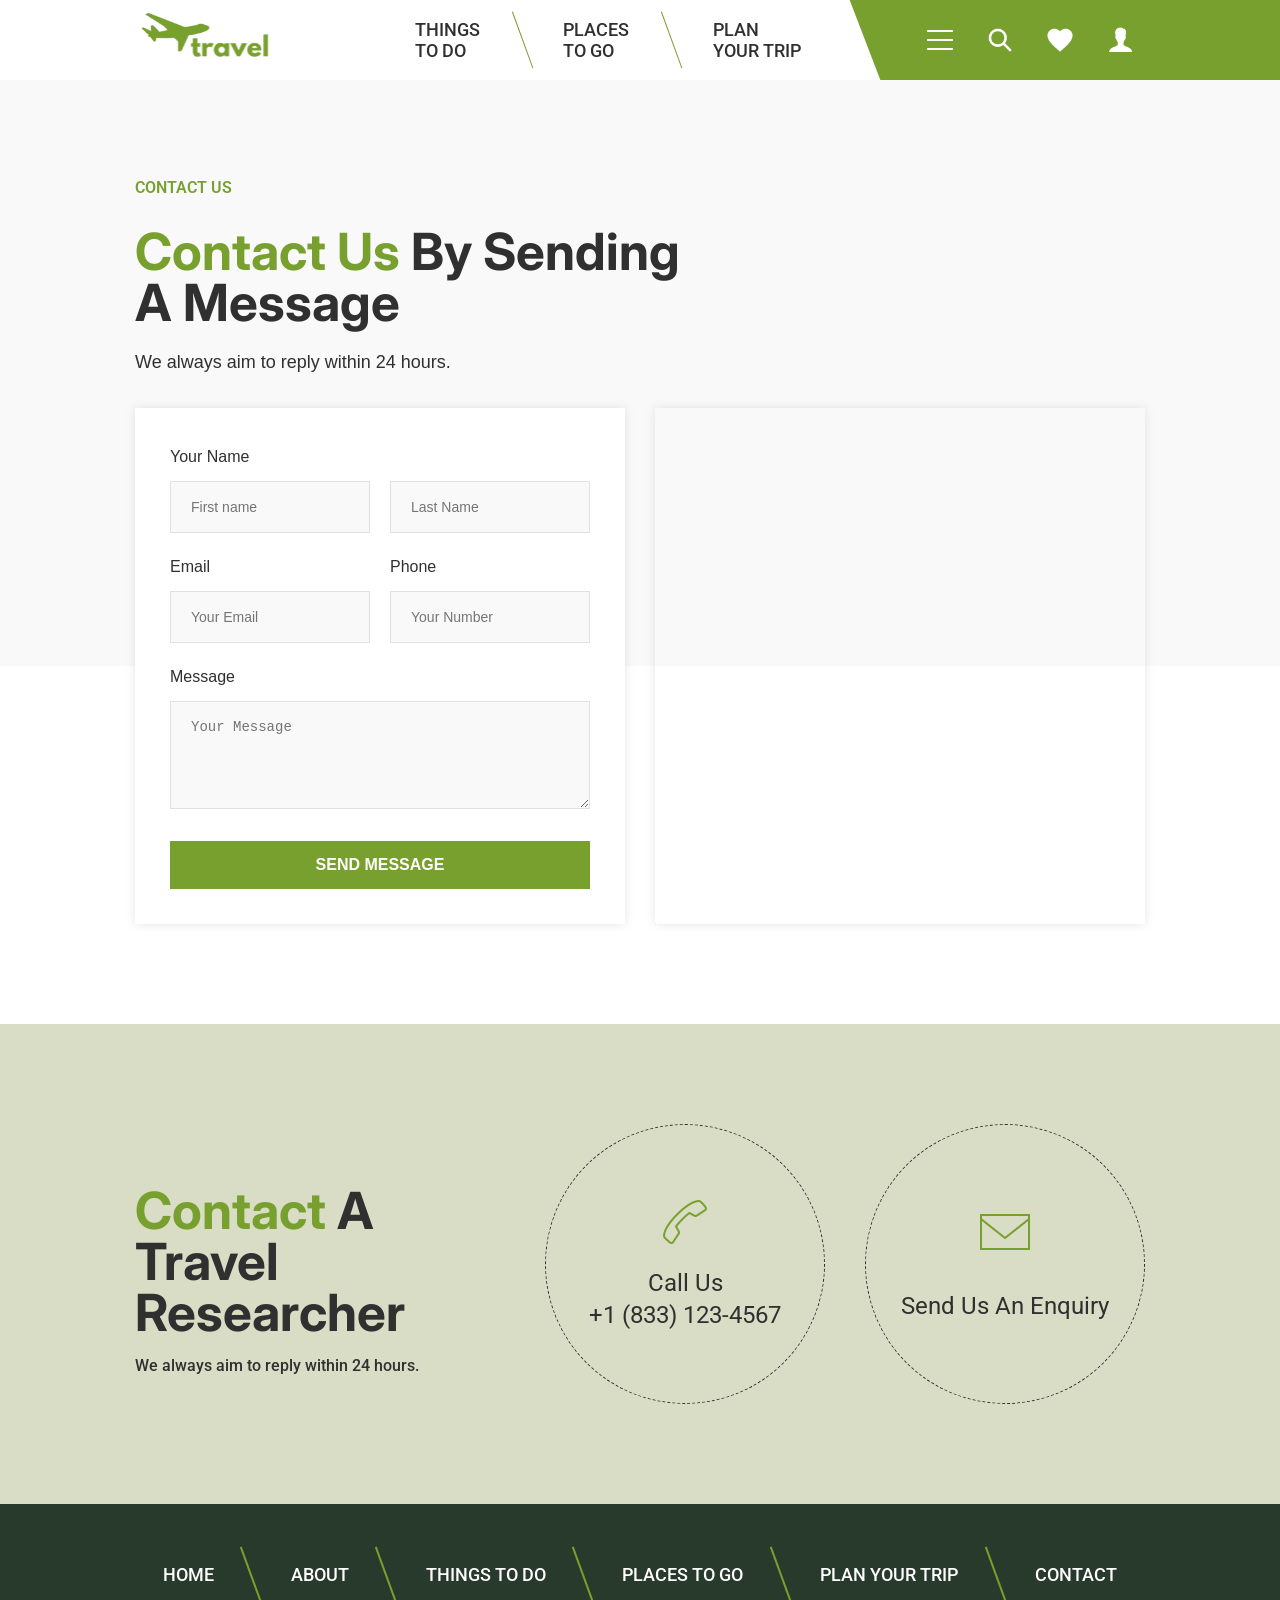
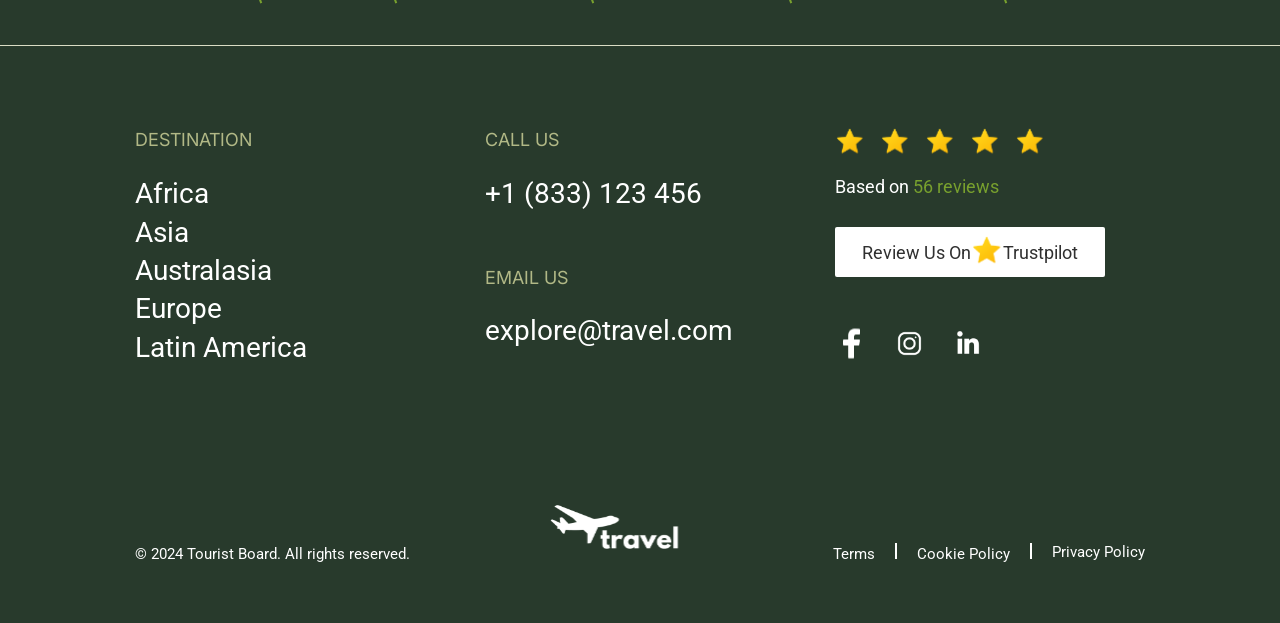
<file: contact.html>
<!doctype html>
<html lang="en">
  <head>
    <meta charset="UTF-8" />
    <meta name="viewport" content="width=device-width, initial-scale=1.0" />
    <title>Travel | Purposeful Journeys</title>
    <link
      rel="stylesheet"
      href="https://cdnjs.cloudflare.com/ajax/libs/font-awesome/6.4.0/css/all.min.css"
    />
    <link
      rel="stylesheet"
      href="https://cdn.jsdelivr.net/npm/@splidejs/splide@4.1.4/dist/css/splide.min.css"
    />
    <link rel="stylesheet" href="./CSS/base.css" />
    <link rel="stylesheet" href="./CSS/hero.css" />
    <link rel="stylesheet" href="./CSS/button.css" />
    <link rel="stylesheet" href="./CSS/nav.css" />
    <link rel="stylesheet" href="./CSS/main.css" />
    <link rel="stylesheet" href="./CSS/features.css" />
    <link rel="stylesheet" href="./CSS/places.css" />
    <link rel="stylesheet" href="./CSS/slider.css" />
    <link rel="stylesheet" href="./CSS/overflow.css" />
    <link rel="stylesheet" href="./CSS/stories.css" />
    <link rel="stylesheet" href="./CSS/plans.css" />
    <link rel="stylesheet" href="./CSS/testimonials.css" />
    <link rel="stylesheet" href="./CSS/bgoverlap.css" />
    <link rel="stylesheet" href="./CSS/form.css" />
    <link rel="stylesheet" href="./CSS/contact.css" />
    <link rel="stylesheet" href="./CSS/footer.css" />

    <script src="https://cdn.jsdelivr.net/npm/@splidejs/splide@4.1.4/dist/js/splide.min.js"></script>
  </head>
  <body>
    <nav class="main-navigation">
      <div class="overflow-contain">
        <div class="container nav-container">
          <div class="nav-brand">
            <a href="./index.html">
              <img
                src="./images/logo_green.svg"
                alt="travel"
                class="nav-logo"
              />
            </a>
          </div>

          <ul class="nav-menu">
            <li class="nav-item">
              <a href="./things-to-do.html" class="nav-link">THINGS TO DO</a>
            </li>
            <li class="nav-item">
              <a href="./places-to-go.html" class="nav-link">PLACES TO GO</a>
            </li>
            <li class="nav-item">
              <a href="./plan-your-trip.html" class="nav-link">
                PLAN YOUR TRIP
              </a>
            </li>
          </ul>

          <div class="nav-icons">
            <div class="icon menu-icon" id="hamburger" aria-label="Menu">
              <img src="./images/Menu.svg" alt="menu" />
            </div>

            <a class="icon search-icon" href="#">
              <img src="./images/Search.svg" />
            </a>
            <a class="icon heart-icon" href="#">
              <img src="./images/Heart.svg" />
            </a>
            <a class="icon account-icon" href="#">
              <img src="./images/User.svg" />
            </a>
          </div>
        </div>
      </div>
    </nav>
    <div class="side-menu" id="sideMenu">
      <div class="side-menu-header">
        <span class="close-btn" id="closeMenu">&times;</span>
      </div>

      <ul>
        <li><a href="./index.html">Home</a></li>
        <li><a href="./about.html">About</a></li>
        <li><a href="./contact.html">Contact</a></li>
      </ul>
    </div>

    <div class="overlay" id="overlay"></div>
    <main>
      <section class="contact-top-header">
        <div class="container">
          <div class="section-header">
            <span class="section-tag">Contact us</span>
            <h2 class="section-heading">
              <span class="highlight">Contact us</span> by sending <br />
              a message
            </h2>
            <p class="section-desc desc-width">
              We always aim to reply within 24 hours.
            </p>
          </div>
        </div>
      </section>
      <section class="form-map-section">
        <div class="container form-map-grid">
          <div class="contact-form-in-grid">
            <form action="#" method="POST" class="contact-form">
              <div class="contact-form-group">
                <label for="fullname">Your Name</label>
                <div class="row">
                  <input
                    type="text"
                    id="firstname"
                    name="firstname"
                    placeholder="First name"
                    required
                  />
                  <input
                    type="text"
                    id="lastname"
                    name="lastname"
                    placeholder="Last Name"
                    required
                  />
                </div>
              </div>

              <div class="row">
                <div class="contact-form-group field">
                  <label for="email">Email</label>
                  <input
                    type="email"
                    id="email"
                    name="email"
                    placeholder="Your Email"
                    required
                  />
                </div>

                <div class="contact-form-group field">
                  <label for="phone">Phone</label>
                  <input
                    type="tel"
                    id="phone"
                    name="pnone"
                    placeholder="Your Number"
                    required
                  />
                </div>
              </div>
              <!-- DESTINATION -->
              <div class="contact-form-group">
                <label for="message">Message</label>
                <textarea
                  type="textarea"
                  id="message"
                  name="message"
                  placeholder="Your Message"
                  rows="3"
                  required
                ></textarea>
              </div>
              <!-- SUBMIT -->
              <div class="form-actions">
                <button type="submit" class="button primary-btn">
                  SEND MESSAGE
                </button>
              </div>
            </form>
          </div>
          <div class="map-in-grid">
            <div class="embed-map-responsive">
              <div class="embed-map-container">
                <iframe
                  class="embed-map-frame"
                  frameborder="0"
                  scrolling="no"
                  marginheight="0"
                  marginwidth="0"
                  src="https://maps.google.com/maps?width=600&height=520&hl=en&q=bhaktapur.com&t=&z=18&ie=UTF8&iwloc=B&output=embed"
                >
                </iframe>
                <a
                  href="https://sprunkiretake.net"
                  style="
                    font-size: 2px !important;
                    color: gray !important;
                    position: absolute;
                    bottom: 0;
                    left: 0;
                    z-index: 1;
                    max-height: 1px;
                    overflow: hidden;
                  "
                  >Sprunki</a
                >
              </div>
              <style>
                .embed-map-responsive {
                  position: relative;
                  text-align: right;
                  width: 100%;
                  height: 100%;
                  padding-bottom: 86.66666666666667%;
                }
                .embed-map-container {
                  overflow: hidden;
                  background: none !important;
                  width: 100%;
                  height: 100%;
                  position: absolute;
                  top: 0;
                  left: 0;
                }
                .embed-map-frame {
                  width: 100% !important;
                  height: 100% !important;
                  position: absolute;
                  top: 0;
                  left: 0;
                }
              </style>
            </div>
          </div>
        </div>
      </section>
      <section class="contact-cta-section section-padding bg-accent">
        <div class="container contact-grid">
          <div class="contact-text">
            <h2 class="section-heading">
              <span class="highlight">Contact</span> A Travel Researcher
            </h2>
            <p>We always aim to reply within 24 hours.</p>
          </div>
          <div class="contact-options">
            <div class="contact-option">
              <img src="./images/Call.svg" alt="Call" />
              <span class="option-label">Call Us</span>
              <a href="tel:+18331234567" class="option-value">
                +1 (833) 123-4567
              </a>
            </div>
            <div class="contact-option">
              <img src="./images/Email.svg" alt="Email" />
              <span class="option-label option-email-gap">
                <a href="mailto:explore@travel.com" class="option-value">
                  Send Us An Enquiry
                </a>
              </span>
            </div>
          </div>
        </div>
      </section>
    </main>

    <footer class="site-footer">
      <div class="footer-top border-bottom">
        <div class="container">
          <ul class="footer-nav">
            <li><a href="./index.html">HOME</a></li>
            <li><a href="./about.html">ABOUT</a></li>
            <li><a href="./things-to-do.html">THINGS TO DO</a></li>
            <li><a href="./places-to-go.html">PLACES TO GO</a></li>
            <li><a href="./plan-your-trip.html">PLAN YOUR TRIP</a></li>
            <li><a href="./contact.html">CONTACT</a></li>
          </ul>
        </div>
      </div>
      <div class="footer-main">
        <div class="container footer-grid">
          <div class="footer-column">
            <h4 class="footer-heading">DESTINATION</h4>
            <ul class="footer-links">
              <li><a href="about:blank" target="_blank">Africa</a></li>
              <li><a href="about:blank" target="_blank">Asia</a></li>
              <li><a href="about:blank" target="_blank">Australasia</a></li>
              <li><a href="about:blank" target="_blank">Europe</a></li>
              <li><a href="about:blank" target="_blank">Latin America</a></li>
            </ul>
          </div>
          <div class="footer-column">
            <h4 class="footer-heading">CALL US</h4>
            <p class="contacts">
              <a href="tel:+1833123456">+1 (833) 123 456</a>
            </p>

            <h4 class="footer-heading">EMAIL US</h4>
            <p class="contacts">
              <a href="mailto:explore@travel.com">explore@travel.com</a>
            </p>
          </div>
          <div class="footer-column">
            <div class="footer-reviews">
              <span class="stars">
                <div class="overall-stars mid-stars">
                  <img src="./images/Star.svg" alt="*" />
                  <img src="./images/Star.svg" alt="*" />
                  <img src="./images/Star.svg" alt="*" />
                  <img src="./images/Star.svg" alt="*" />
                  <img src="./images/Star.svg" alt="*" />
                </div>
              </span>
              <p>Based on <span class="highlight">56 reviews</span></p>
              <a href="#" class="btn-white"
                >Review Us On
                <span class="tiny-star"
                  ><img src="./images/Star.svg" alt="*"
                /></span>
                Trustpilot</a
              >
            </div>
            <div class="social-links">
              <span class="social-icon">
                <a href="about:blank" target="_blank">
                  <img src="./images/Facebook F.svg" alt="Facebook" />
                </a>
              </span>
              <span class="social-icon">
                <a href="about:blank" target="_blank">
                  <img src="./images/Instagram.svg" alt="Instagram" />
                </a>
              </span>
              <span class="social-icon">
                <a href="about:blank" target="_blank">
                  <img src="./images/LinkedIn.svg" alt="LinkedIn" />
                </a>
              </span>
            </div>
          </div>
        </div>
      </div>
      <div class="footer-bottom">
        <div class="container footer-bottom-design">
          <p>© 2024 Tourist Board. All rights reserved.</p>
          <a href="./index.html">
            <img src="./images/logo.svg" alt="travel" class="logo-img" />
          </a>
          <ul class="terms-and-policies">
            <li><a href="about:blank" target="_blank">Terms</a></li>
            <li><a href="about:blank" target="_blank">Cookie Policy</a></li>
            <li><a href="about:blank" target="_blank">Privacy Policy</a></li>
          </ul>
        </div>
      </div>
    </footer>
    <div class="search-modal" id="searchModal">
      <div class="search-box">
        <form>
          <input type="text" placeholder="Search your destination..." />
          <button type="submit">Search</button>
        </form>

        <span class="close-search" id="closeSearch">&times;</span>
      </div>
    </div>
    <script src="./script.js"></script>
    <script src="./Js/footer-seperator.js"></script>
  </body>
</html>
</file>
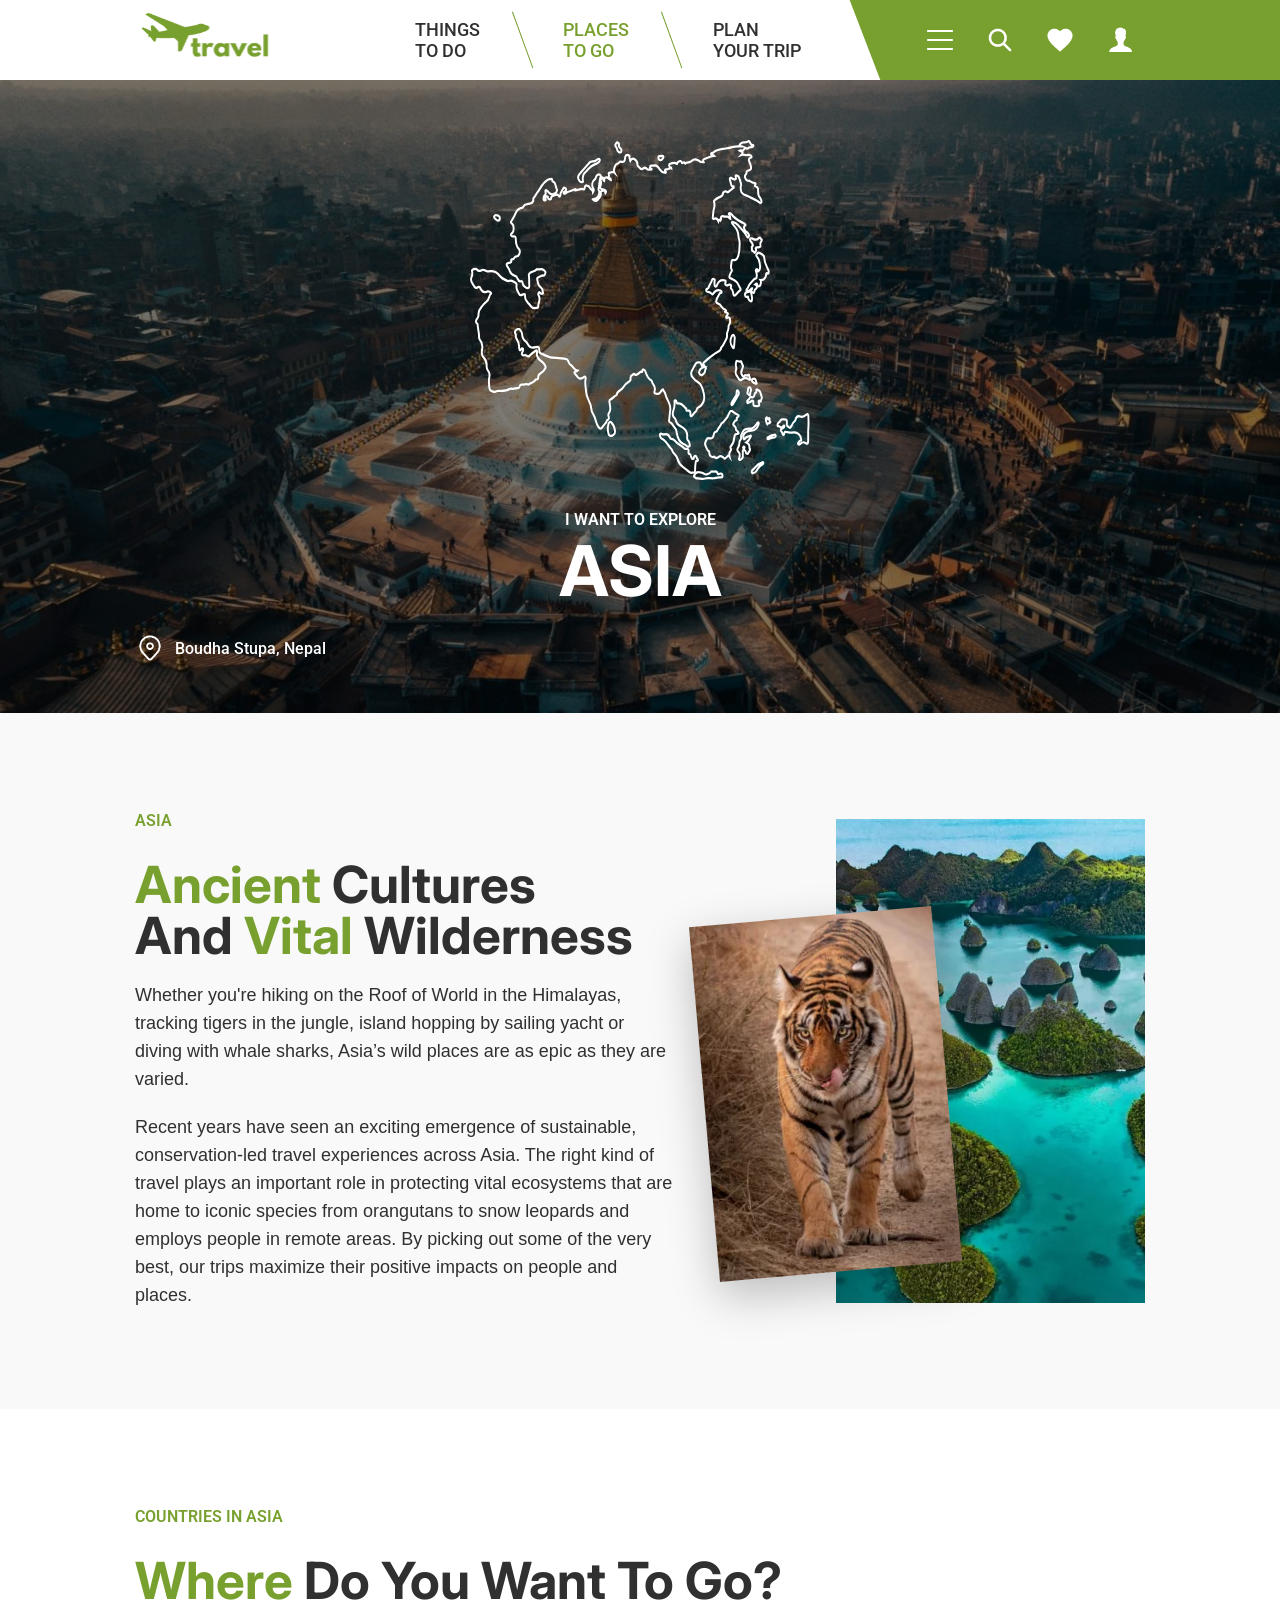
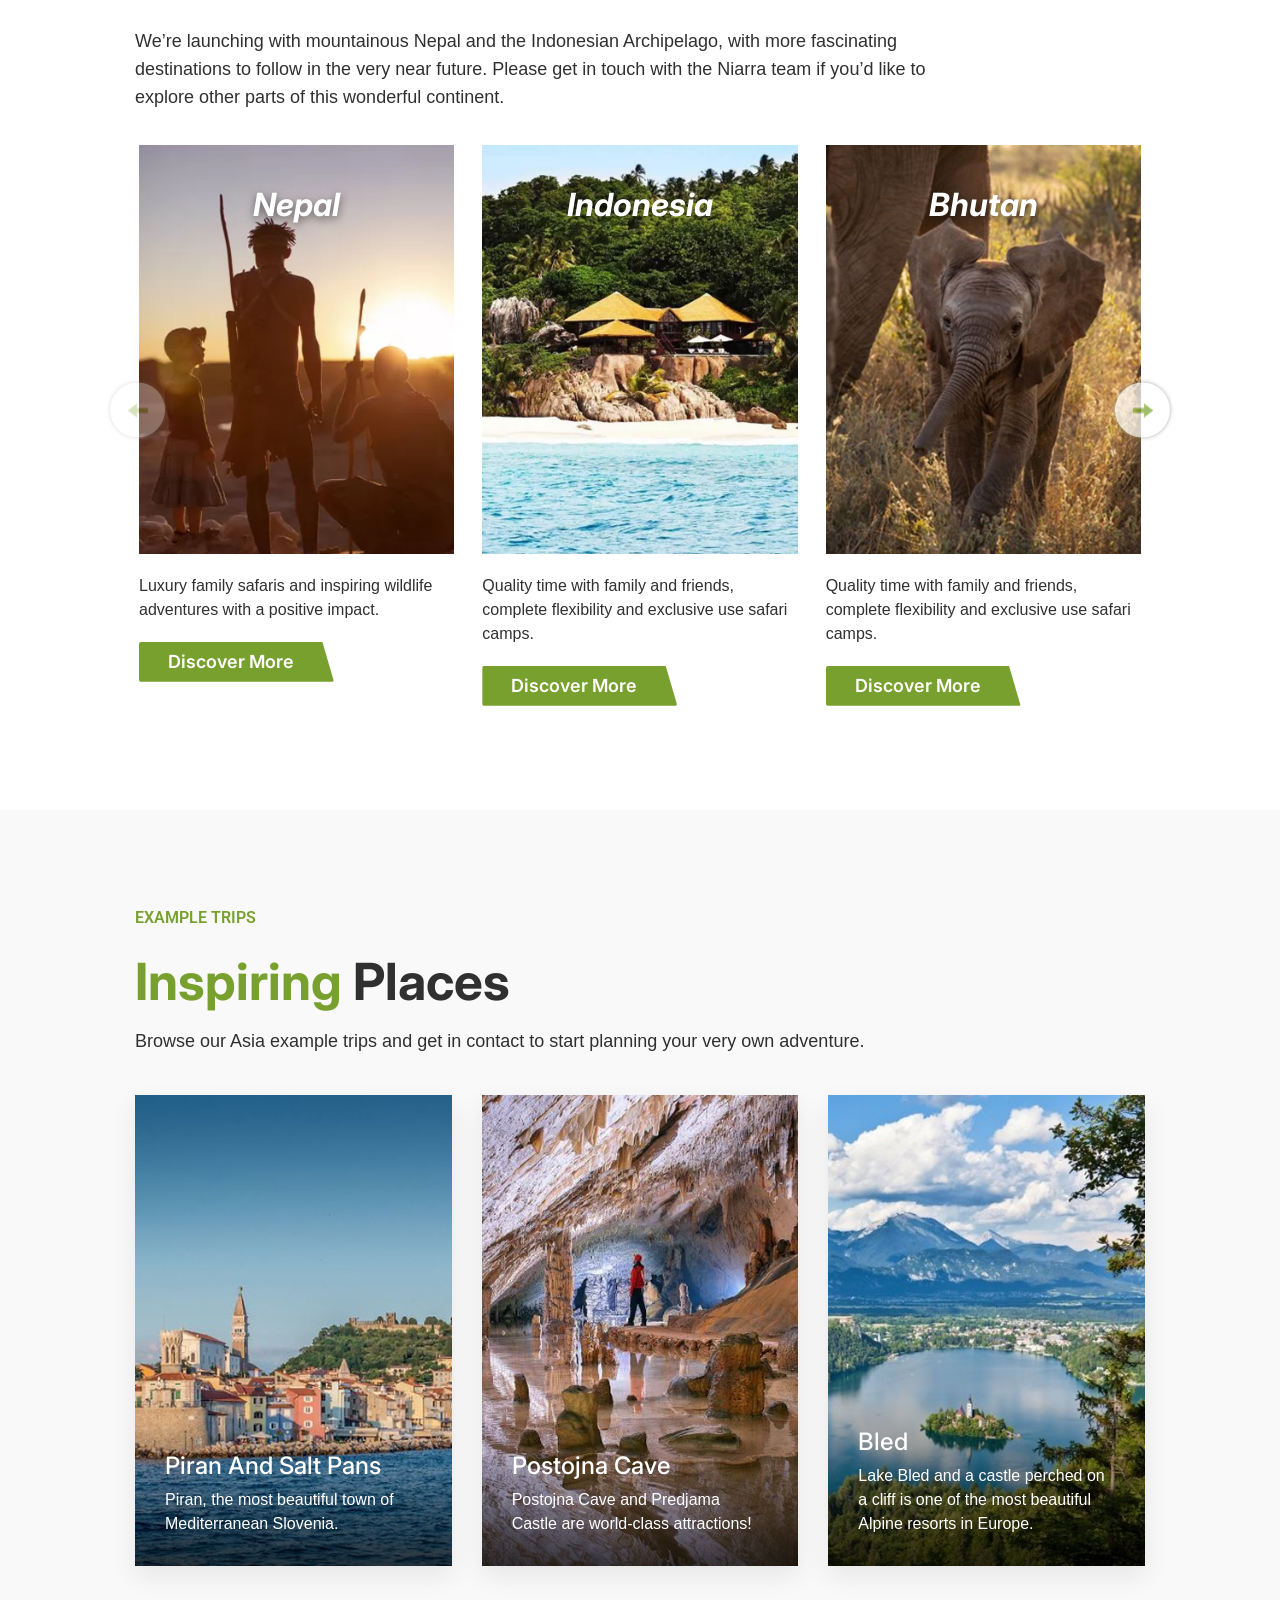
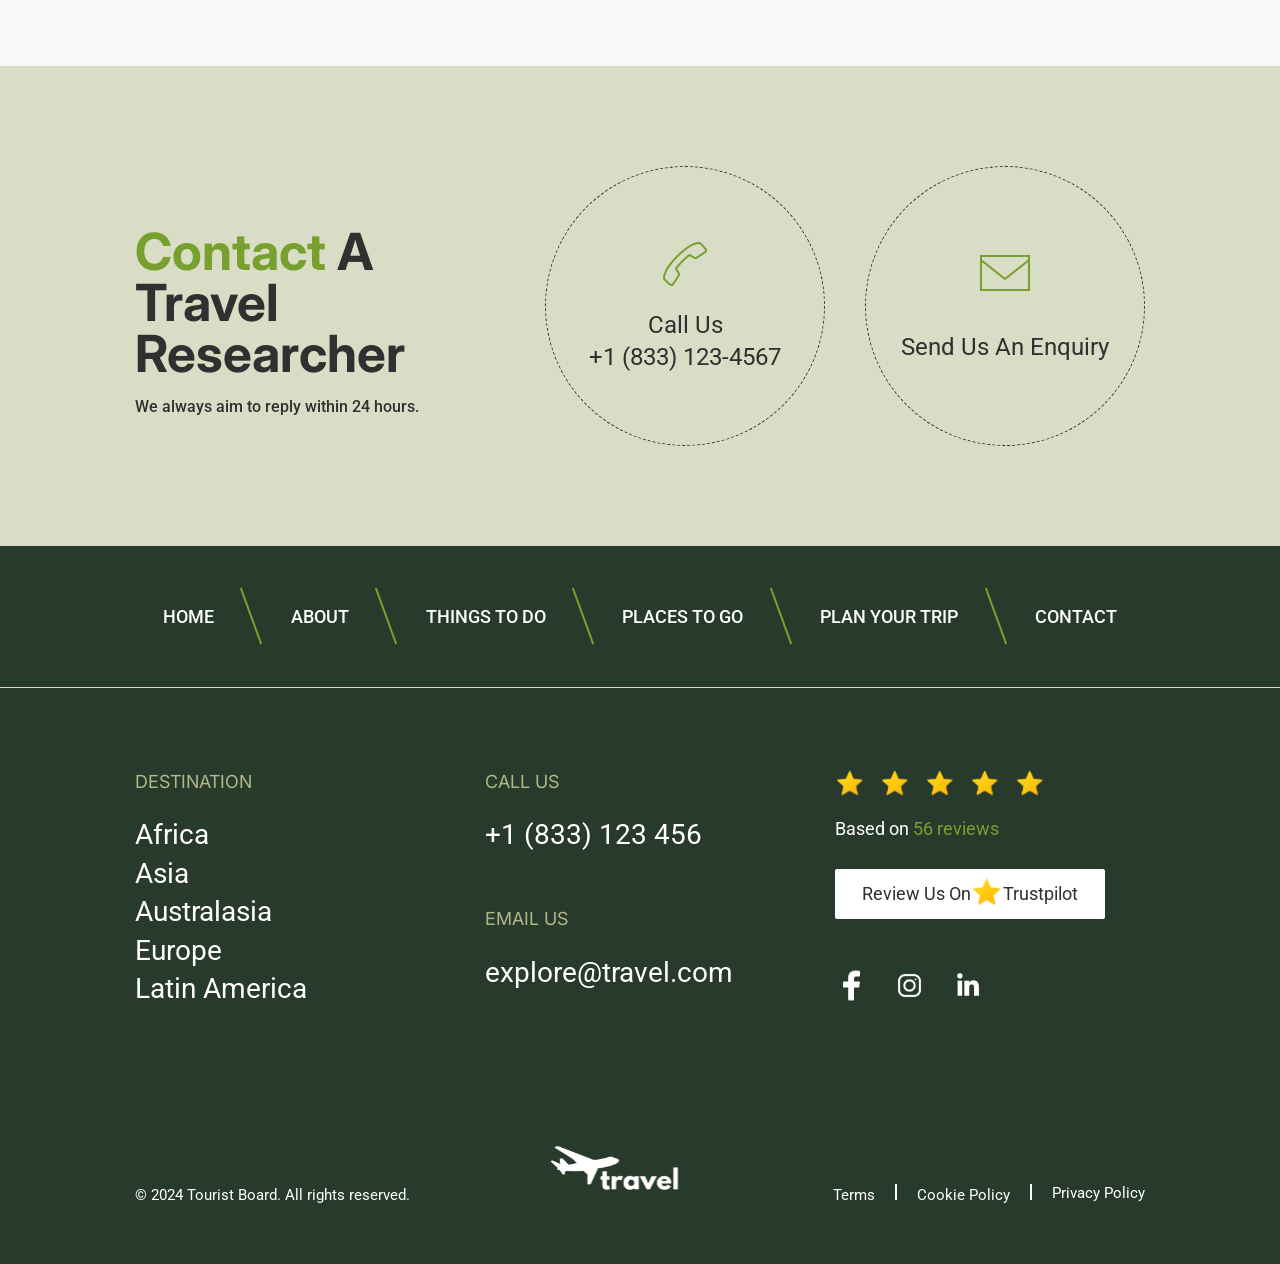
<file: places-destinations.html>
<!doctype html>
<html lang="en">
  <head>
    <meta charset="UTF-8" />
    <meta name="viewport" content="width=device-width, initial-scale=1.0" />
    <title>Travel | Purposeful Journeys</title>
    <link
      rel="stylesheet"
      href="https://cdnjs.cloudflare.com/ajax/libs/font-awesome/6.4.0/css/all.min.css"
    />
    <link
      rel="stylesheet"
      href="https://cdn.jsdelivr.net/npm/@splidejs/splide@4.1.4/dist/css/splide.min.css"
    />
    <link rel="stylesheet" href="./CSS/base.css" />
    <link rel="stylesheet" href="./CSS/hero.css" />
    <link rel="stylesheet" href="./CSS/button.css" />
    <link rel="stylesheet" href="./CSS/nav.css" />
    <link rel="stylesheet" href="./CSS/main.css" />
    <link rel="stylesheet" href="./CSS/features.css" />
    <link rel="stylesheet" href="./CSS/places.css" />
    <link rel="stylesheet" href="./CSS/destinations.css" />
    <link rel="stylesheet" href="./CSS/slider.css" />
    <link rel="stylesheet" href="./CSS/overflow.css" />
    <link rel="stylesheet" href="./CSS/stories.css" />
    <link rel="stylesheet" href="./CSS/testimonials.css" />
    <link rel="stylesheet" href="./CSS/bgoverlap.css" />
    <link rel="stylesheet" href="./CSS/form.css" />
    <link rel="stylesheet" href="./CSS/contact.css" />
    <link rel="stylesheet" href="./CSS/footer.css" />

    <script src="https://cdn.jsdelivr.net/npm/@splidejs/splide@4.1.4/dist/js/splide.min.js"></script>
  </head>
  <body>
    <nav class="main-navigation">
      <div class="overflow-contain">
        <div class="container nav-container">
          <div class="nav-brand">
            <a href="./index.html">
              <img
                src="./images/logo_green.svg"
                alt="travel"
                class="nav-logo"
              />
            </a>
          </div>

          <ul class="nav-menu">
            <li class="nav-item">
              <a href="./things-to-do.html" class="nav-link">THINGS TO DO</a>
            </li>
            <li class="nav-item">
              <a href="./places-to-go.html" class="nav-link active">
                PLACES TO GO
              </a>
            </li>
            <li class="nav-item">
              <a href="./plan-your-trip.html" class="nav-link">
                PLAN YOUR TRIP
              </a>
            </li>
          </ul>

          <div class="nav-icons">
            <div class="icon menu-icon" id="hamburger" aria-label="Menu">
              <img src="./images/Menu.svg" alt="menu" />
            </div>

            <a class="icon search-icon" href="#">
              <img src="./images/Search.svg" />
            </a>
            <a class="icon heart-icon" href="#">
              <img src="./images/Heart.svg" />
            </a>
            <a class="icon account-icon" href="#">
              <img src="./images/User.svg" />
            </a>
          </div>
        </div>
      </div>
      <div class="side-menu" id="sideMenu">
        <div class="side-menu-header">
          <span class="close-btn" id="closeMenu">&times;</span>
        </div>

        <ul>
          <li><a href="./index.html">Home</a></li>
          <li><a href="./about.html">About</a></li>
          <li><a href="./contact.html">Contact</a></li>
        </ul>
      </div>

      <div class="overlay" id="overlay"></div>
    </nav>

    <main>
      <section class="explore-banner">
        <div id="explore-splide" class="splide-explore">
          <div class="banner-slide">
            <!-- Full-height banner image -->
            <img src="./images/boudha.png" alt="Asia" class="banner-img" />

            <!-- SVG overlay -->
            <img
              src="./images/Asia.svg"
              alt="Asia Map"
              class="map-overlay map-africa"
            />

            <!-- Slide content -->
            <div class="slide-content container">
              <div class="text-center">
                <span class="banner-tag">I WANT TO EXPLORE</span>
                <h2 class="banner-title">ASIA</h2>
              </div>
              <div class="explore-location">
                <img
                  src="./images/Location.svg"
                  alt="Location"
                  class="location-icon"
                />
                <span class="location-text">Boudha Stupa, Nepal</span>
              </div>
            </div>
          </div>
        </div>
      </section>
      <section class="antient-section section-padding">
        <div class="container antient-grid">
          <div class="antient-intro">
            <span class="section-tag">asia</span>
            <h2 class="section-heading">
              <span class="highlight">Ancient</span> cultures <br />
              and <span class="highlight">vital</span> wilderness
            </h2>
            <p class="section-desc">
              Whether you're hiking on the Roof of World in the Himalayas,
              tracking tigers in the jungle, island hopping by sailing yacht or
              diving with whale sharks, Asia’s wild places are as epic as they
              are varied.
            </p>
            <p class="section-desc">
              Recent years have seen an exciting emergence of sustainable,
              conservation-led travel experiences across Asia. The right kind of
              travel plays an important role in protecting vital ecosystems that
              are home to iconic species from orangutans to snow leopards and
              employs people in remote areas. By picking out some of the very
              best, our trips maximize their positive impacts on people and
              places.
            </p>
          </div>
          <div class="antient-images">
            <!-- The Tiger Image -->
            <img src="./images/tiger.png" alt="Tiger" class="tiger-img" />
            <!-- The Reef Image -->
            <img src="./images/reef.png" alt="Reef" class="reef-img" />
          </div>
        </div>
      </section>
      <section class="style-section section-padding">
        <div class="container">
          <div class="section-header">
            <span class="section-tag">COUNTRIES IN ASIA</span>
            <h2 class="section-heading">
              <span class="highlight">Where</span> do you want to go?
            </h2>
            <p class="section-desc desc-width">
              We’re launching with mountainous Nepal and the Indonesian
              Archipelago, with more fascinating destinations to follow in the
              very near future. Please get in touch with the Niarra team if
              you’d like to explore other parts of this wonderful continent.
            </p>
          </div>
          <div class="splide style-slider">
            <div class="splide__arrows">
              <button class="splide__arrow splide__arrow--prev">
                <img
                  src="./images/Arrow.png"
                  class="arrow-plan left-arrow-rotate"
                  alt="prev"
                />
              </button>
              <button class="splide__arrow splide__arrow--next">
                <img src="./images/Arrow.png" class="arrow-plan" alt="next" />
              </button>
            </div>
            <div class="splide__track">
              <div class="splide__list">
                <!-- Slide 1 -->
                <div class="splide__slide">
                  <div class="style-card">
                    <div class="style-image-wrapper">
                      <a href="#">
                        <img src="./images/family.png" alt="Family Travel" />
                      </a>
                      <h3 class="style-title">Nepal</h3>
                    </div>
                    <p class="style-text">
                      Luxury family safaris and inspiring wildlife adventures
                      with a positive impact.
                    </p>
                    <button class="btn-tilted btn-primary-i">
                      Discover More
                    </button>
                  </div>
                </div>

                <!-- Slide 2 -->
                <div class="splide__slide">
                  <div class="style-card">
                    <div class="style-image-wrapper">
                      <a href="#">
                        <img src="./images/private.png" alt="Private Travel" />
                      </a>
                      <h3 class="style-title">Indonesia</h3>
                    </div>
                    <p class="style-text">
                      Quality time with family and friends, complete flexibility
                      and exclusive use safari camps.
                    </p>
                    <button class="btn-tilted btn-primary-i">
                      Discover More
                    </button>
                  </div>
                </div>

                <!-- Slide 3 -->
                <div class="splide__slide">
                  <div class="style-card">
                    <div class="style-image-wrapper">
                      <a href="#">
                        <img src="./images/nature.png" alt="Discover Nature" />
                      </a>
                      <h3 class="style-title">Bhutan</h3>
                    </div>
                    <p class="style-text">
                      Quality time with family and friends, complete flexibility
                      and exclusive use safari camps.
                    </p>
                    <button class="btn-tilted btn-primary-i">
                      Discover More
                    </button>
                  </div>
                </div>
                <!-- Slide 1 -->
                <div class="splide__slide">
                  <div class="style-card">
                    <div class="style-image-wrapper">
                      <a href="#">
                        <img src="./images/family.png" alt="Family Travel" />
                      </a>
                      <h3 class="style-title">India</h3>
                    </div>
                    <p class="style-text">
                      Luxury family safaris and inspiring wildlife adventures
                      with a positive impact.
                    </p>
                    <button class="btn-tilted btn-primary-i">
                      Discover More
                    </button>
                  </div>
                </div>
                <!-- Slide 3 -->
                <div class="splide__slide">
                  <div class="style-card">
                    <div class="style-image-wrapper">
                      <a href="#">
                        <img src="./images/nature.png" alt="Discover Nature" />
                      </a>
                      <h3 class="style-title">China</h3>
                    </div>
                    <p class="style-text">
                      Quality time with family and friends, complete flexibility
                      and exclusive use safari camps.
                    </p>
                    <button class="btn-tilted btn-primary-i">
                      Discover More
                    </button>
                  </div>
                </div>
                <!-- Slide 1 -->
                <div class="splide__slide">
                  <div class="style-card">
                    <div class="style-image-wrapper">
                      <a href="#">
                        <img src="./images/family.png" alt="Family Travel" />
                      </a>
                      <h3 class="style-title">Japan</h3>
                    </div>
                    <p class="style-text">
                      Luxury family safaris and inspiring wildlife adventures
                      with a positive impact.
                    </p>
                    <button class="btn-tilted btn-primary-i">
                      Discover More
                    </button>
                  </div>
                </div>
                <!-- Slide 3 -->
                <div class="splide__slide">
                  <div class="style-card">
                    <div class="style-image-wrapper">
                      <a href="#">
                        <img src="./images/nature.png" alt="Discover Nature" />
                      </a>
                      <h3 class="style-title">Germany</h3>
                    </div>
                    <p class="style-text">
                      Quality time with family and friends, complete flexibility
                      and exclusive use safari camps.
                    </p>
                    <button class="btn-tilted btn-primary-i">
                      Discover More
                    </button>
                  </div>
                </div>
              </div>
            </div>
          </div>
        </div>
      </section>
      <section class="destination-section section-padding bg-light">
        <div class="container">
          <div class="section-header">
            <span class="section-tag">Example Trips</span>
            <h2 class="section-heading">
              <span class="highlight">Inspiring</span> Places
            </h2>
            <p class="section-desc desc-width">
              Browse our Asia example trips and get in contact to start planning
              your very own adventure.
            </p>
          </div>
          <div class="places-grid">
            <div class="place-card">
              <a href="#">
                <img src="./images/piran.png" alt="Piran And Salt Pans" />
              </a>
              <div class="place-card-content">
                <h3 class="place-title">Piran And Salt Pans</h3>
                <p class="place-text">
                  Piran, the most beautiful town of Mediterranean Slovenia.
                </p>
              </div>
            </div>
            <div class="place-card">
              <a href="#">
                <img src="./images/postojna.png" alt="Postojna Cave" />
              </a>

              <div class="place-card-content">
                <h3 class="place-title">Postojna Cave</h3>
                <p class="place-text">
                  Postojna Cave and Predjama Castle are world-class attractions!
                </p>
              </div>
            </div>
            <div class="place-card">
              <a href="#">
                <img src="./images/bled.png" alt="Bled" />
              </a>

              <div class="place-card-content">
                <h3 class="place-title">Bled</h3>
                <p class="place-text">
                  Lake Bled and a castle perched on a cliff is one of the most
                  beautiful Alpine resorts in Europe.
                </p>
              </div>
            </div>
          </div>
        </div>
      </section>
      <section class="contact-cta-section section-padding bg-accent">
        <div class="container contact-grid">
          <div class="contact-text">
            <h2 class="section-heading">
              <span class="highlight">Contact</span> A Travel Researcher
            </h2>
            <p>We always aim to reply within 24 hours.</p>
          </div>
          <div class="contact-options">
            <div class="contact-option">
              <img src="./images/Call.svg" alt="Call" />
              <span class="option-label">Call Us</span>
              <a href="tel:+18331234567" class="option-value">
                +1 (833) 123-4567
              </a>
            </div>
            <div class="contact-option">
              <img src="./images/Email.svg" alt="Email" />
              <span class="option-label option-email-gap">
                <a href="mailto:explore@travel.com" class="option-value">
                  Send Us An Enquiry
                </a>
              </span>
            </div>
          </div>
        </div>
      </section>
    </main>

    <footer class="site-footer">
      <div class="footer-top border-bottom">
        <div class="container">
          <ul class="footer-nav">
            <li><a href="./index.html">HOME</a></li>
            <li><a href="./about.html">ABOUT</a></li>
            <li><a href="./things-to-do.html">THINGS TO DO</a></li>
            <li><a href="./places-to-go.html">PLACES TO GO</a></li>
            <li><a href="./plan-your-trip.html">PLAN YOUR TRIP</a></li>
            <li><a href="./contact.html">CONTACT</a></li>
          </ul>
        </div>
      </div>
      <div class="footer-main">
        <div class="container footer-grid">
          <div class="footer-column">
            <h4 class="footer-heading">DESTINATION</h4>
            <ul class="footer-links">
              <li><a href="about:blank" target="_blank">Africa</a></li>
              <li><a href="about:blank" target="_blank">Asia</a></li>
              <li><a href="about:blank" target="_blank">Australasia</a></li>
              <li><a href="about:blank" target="_blank">Europe</a></li>
              <li><a href="about:blank" target="_blank">Latin America</a></li>
            </ul>
          </div>
          <div class="footer-column">
            <h4 class="footer-heading">CALL US</h4>
            <p class="contacts">
              <a href="tel:+1833123456">+1 (833) 123 456</a>
            </p>

            <h4 class="footer-heading">EMAIL US</h4>
            <p class="contacts">
              <a href="mailto:explore@travel.com">explore@travel.com</a>
            </p>
          </div>
          <div class="footer-column">
            <div class="footer-reviews">
              <span class="stars">
                <div class="overall-stars mid-stars">
                  <img src="./images/Star.svg" alt="*" />
                  <img src="./images/Star.svg" alt="*" />
                  <img src="./images/Star.svg" alt="*" />
                  <img src="./images/Star.svg" alt="*" />
                  <img src="./images/Star.svg" alt="*" />
                </div>
              </span>
              <p>Based on <span class="highlight">56 reviews</span></p>
              <a href="#" class="btn-white"
                >Review Us On
                <span class="tiny-star"
                  ><img src="./images/Star.svg" alt="*"
                /></span>
                Trustpilot</a
              >
            </div>
            <div class="social-links">
              <span class="social-icon">
                <a href="about:blank" target="_blank">
                  <img src="./images/Facebook F.svg" alt="Facebook" />
                </a>
              </span>
              <span class="social-icon">
                <a href="about:blank" target="_blank">
                  <img src="./images/Instagram.svg" alt="Instagram" />
                </a>
              </span>
              <span class="social-icon">
                <a href="about:blank" target="_blank">
                  <img src="./images/LinkedIn.svg" alt="LinkedIn" />
                </a>
              </span>
            </div>
          </div>
        </div>
      </div>
      <div class="footer-bottom">
        <div class="container footer-bottom-design">
          <p>© 2024 Tourist Board. All rights reserved.</p>
          <a href="./index.html">
            <img src="./images/logo.svg" alt="travel" class="logo-img" />
          </a>
          <ul class="terms-and-policies">
            <li><a href="about:blank" target="_blank">Terms</a></li>
            <li><a href="about:blank" target="_blank">Cookie Policy</a></li>
            <li><a href="about:blank" target="_blank">Privacy Policy</a></li>
          </ul>
        </div>
      </div>
    </footer>
    <div class="search-modal" id="searchModal">
      <div class="search-box">
        <form>
          <input type="text" placeholder="Search your destination..." />
          <button type="submit">Search</button>
        </form>

        <span class="close-search" id="closeSearch">&times;</span>
      </div>
    </div>
    <script src="./script.js"></script>
    <script src="./Js/destination-slider.js"></script>
  </body>
</html>
</file>
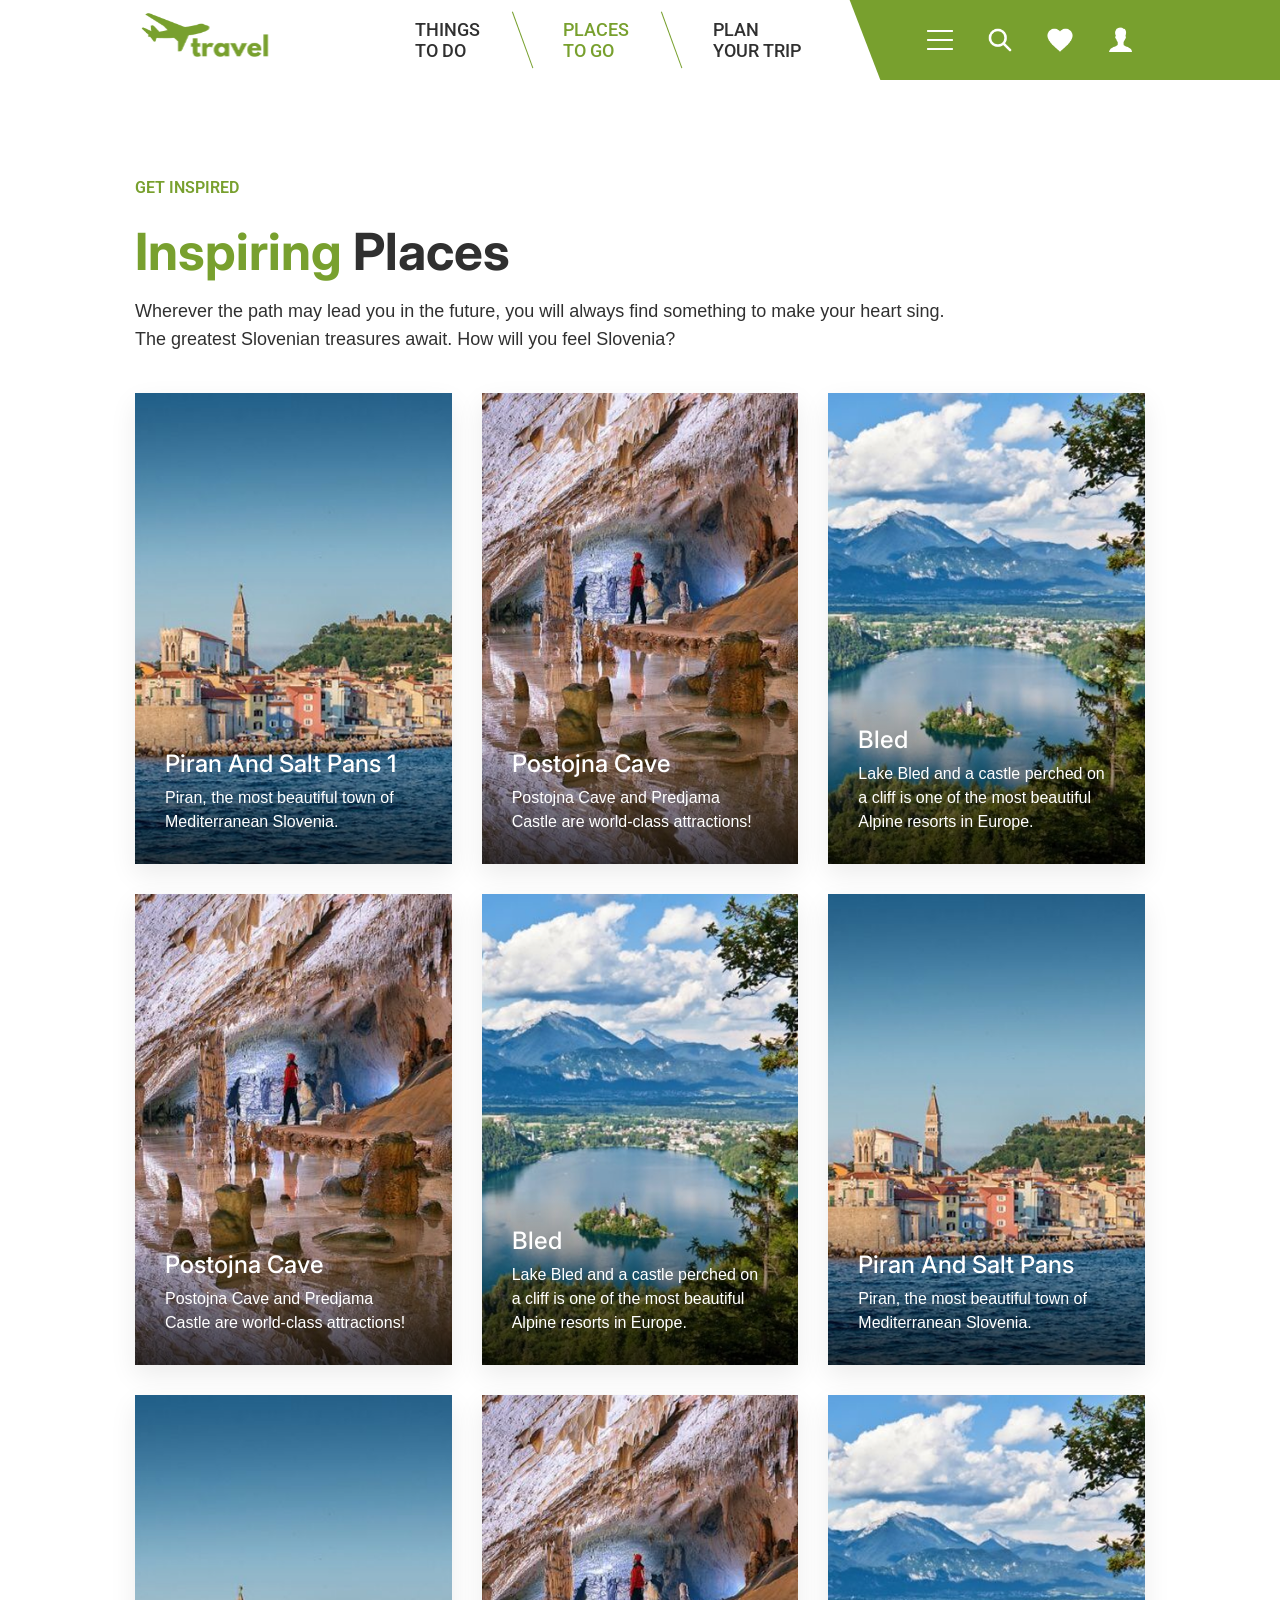
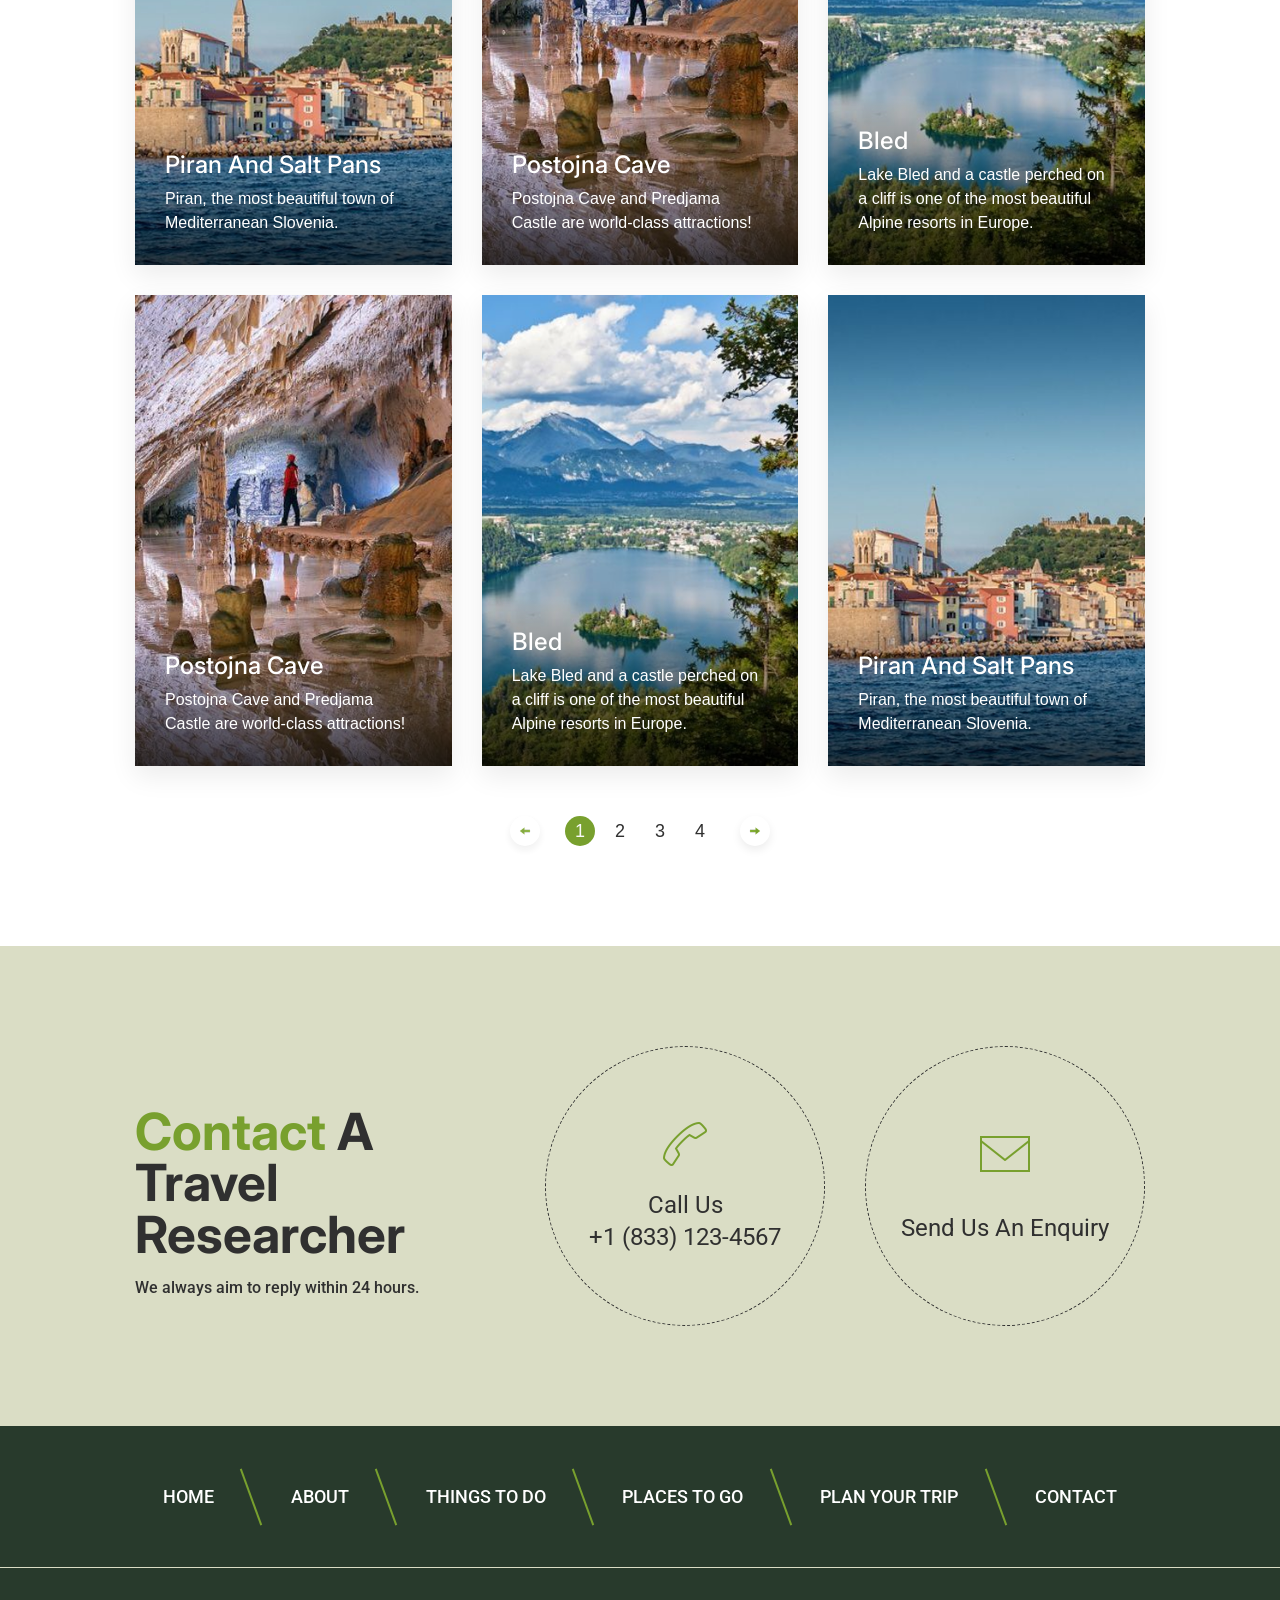
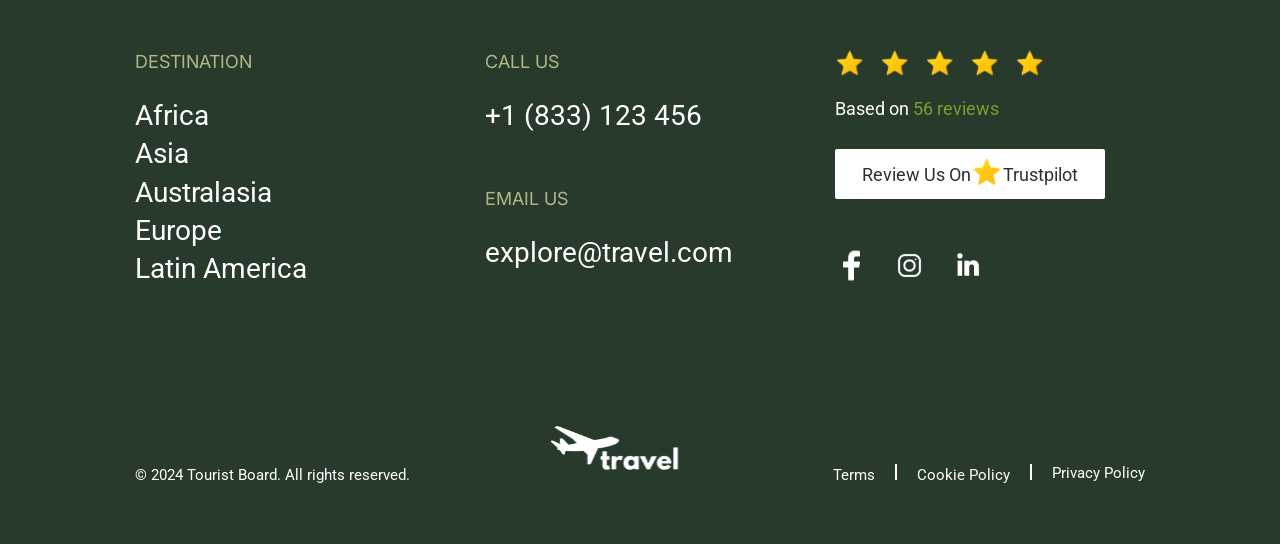
<file: places-to-go-2.html>
<!doctype html>
<html lang="en">
  <head>
    <meta charset="UTF-8" />
    <meta name="viewport" content="width=device-width, initial-scale=1.0" />
    <title>Travel | Purposeful Journeys</title>
    <link
      rel="stylesheet"
      href="https://cdnjs.cloudflare.com/ajax/libs/font-awesome/6.4.0/css/all.min.css"
    />
    <link
      rel="stylesheet"
      href="https://cdn.jsdelivr.net/npm/@splidejs/splide@4.1.4/dist/css/splide.min.css"
    />
    <link rel="stylesheet" href="./CSS/base.css" />
    <link rel="stylesheet" href="./CSS/hero.css" />
    <link rel="stylesheet" href="./CSS/button.css" />
    <link rel="stylesheet" href="./CSS/nav.css" />
    <link rel="stylesheet" href="./CSS/main.css" />
    <link rel="stylesheet" href="./CSS/features.css" />
    <link rel="stylesheet" href="./CSS/testimonials.css" />
    <link rel="stylesheet" href="./CSS/places.css" />
    <link rel="stylesheet" href="./CSS/pagination.css" />
    <link rel="stylesheet" href="./CSS/contact.css" />
    <link rel="stylesheet" href="./CSS/footer.css" />

    <script src="https://cdn.jsdelivr.net/npm/@splidejs/splide@4.1.4/dist/js/splide.min.js"></script>
  </head>
  <body>
    <nav class="main-navigation">
      <div class="overflow-contain">
        <div class="container nav-container">
          <div class="nav-brand">
            <a href="./index.html">
              <img
                src="./images/logo_green.svg"
                alt="travel"
                class="nav-logo"
              />
            </a>
          </div>

          <ul class="nav-menu">
            <li class="nav-item">
              <a href="./things-to-do.html" class="nav-link">THINGS TO DO</a>
            </li>
            <li class="nav-item">
              <a href="./places-to-go-3.html" class="nav-link active">
                PLACES TO GO
              </a>
            </li>
            <li class="nav-item">
              <a href="./plan-your-trip.html" class="nav-link">
                PLAN YOUR TRIP
              </a>
            </li>
          </ul>

          <div class="nav-icons">
            <div class="icon menu-icon" id="hamburger" aria-label="Menu">
              <img src="./images/Menu.svg" alt="menu" />
            </div>

            <a class="icon search-icon" href="#">
              <img src="./images/Search.svg" />
            </a>
            <a class="icon heart-icon" href="#">
              <img src="./images/Heart.svg" />
            </a>
            <a class="icon account-icon" href="#">
              <img src="./images/User.svg" />
            </a>
          </div>
        </div>
      </div>
    </nav>
    <div class="side-menu" id="sideMenu">
      <div class="side-menu-header">
        <span class="close-btn" id="closeMenu">&times;</span>
      </div>

      <ul>
        <li><a href="./index.html">Home</a></li>
        <li><a href="./about.html">About</a></li>
        <li><a href="./contact.html">Contact</a></li>
      </ul>
    </div>

    <div class="overlay" id="overlay"></div>
    <main>
      <section id="places" class="places-section section-padding bg-light">
        <div class="container">
          <div class="section-header">
            <span class="section-tag">GET INSPIRED</span>
            <h2 class="section-heading">
              <span class="highlight">Inspiring</span> Places
            </h2>
            <p class="section-desc desc-width">
              Wherever the path may lead you in the future, you will always find
              something to make your heart sing. The greatest Slovenian
              treasures await. How will you feel Slovenia?
            </p>
          </div>
          <div class="places-grid">
            <div class="place-card">
              <a href="#">
                <img src="./images/piran.png" alt="Piran And Salt Pans" />
              </a>
              <div class="place-card-content">
                <h3 class="place-title">Piran And Salt Pans 1</h3>
                <p class="place-text">
                  Piran, the most beautiful town of Mediterranean Slovenia.
                </p>
              </div>
            </div>
            <div class="place-card">
              <a href="#">
                <img src="./images/postojna.png" alt="Postojna Cave" />
              </a>

              <div class="place-card-content">
                <h3 class="place-title">Postojna Cave</h3>
                <p class="place-text">
                  Postojna Cave and Predjama Castle are world-class attractions!
                </p>
              </div>
            </div>
            <div class="place-card">
              <a href="#">
                <img src="./images/bled.png" alt="Bled" />
              </a>

              <div class="place-card-content">
                <h3 class="place-title">Bled</h3>
                <p class="place-text">
                  Lake Bled and a castle perched on a cliff is one of the most
                  beautiful Alpine resorts in Europe.
                </p>
              </div>
            </div>
            <div class="place-card">
              <a href="#">
                <img src="./images/postojna.png" alt="Postojna Cave" />
              </a>

              <div class="place-card-content">
                <h3 class="place-title">Postojna Cave</h3>
                <p class="place-text">
                  Postojna Cave and Predjama Castle are world-class attractions!
                </p>
              </div>
            </div>
            <div class="place-card">
              <a href="#">
                <img src="./images/bled.png" alt="Bled" />
              </a>
              <div class="place-card-content">
                <h3 class="place-title">Bled</h3>
                <p class="place-text">
                  Lake Bled and a castle perched on a cliff is one of the most
                  beautiful Alpine resorts in Europe.
                </p>
              </div>
            </div>
            <div class="place-card">
              <a href="#">
                <img src="./images/piran.png" alt="Piran And Salt Pans" />
              </a>
              <div class="place-card-content">
                <h3 class="place-title">Piran And Salt Pans</h3>
                <p class="place-text">
                  Piran, the most beautiful town of Mediterranean Slovenia.
                </p>
              </div>
            </div>
            <div class="place-card">
              <a href="#">
                <img src="./images/piran.png" alt="Piran And Salt Pans" />
              </a>
              <div class="place-card-content">
                <h3 class="place-title">Piran And Salt Pans</h3>
                <p class="place-text">
                  Piran, the most beautiful town of Mediterranean Slovenia.
                </p>
              </div>
            </div>
            <div class="place-card">
              <a href="#">
                <img src="./images/postojna.png" alt="Postojna Cave" />
              </a>

              <div class="place-card-content">
                <h3 class="place-title">Postojna Cave</h3>
                <p class="place-text">
                  Postojna Cave and Predjama Castle are world-class attractions!
                </p>
              </div>
            </div>
            <div class="place-card">
              <a href="#">
                <img src="./images/bled.png" alt="Bled" />
              </a>

              <div class="place-card-content">
                <h3 class="place-title">Bled</h3>
                <p class="place-text">
                  Lake Bled and a castle perched on a cliff is one of the most
                  beautiful Alpine resorts in Europe.
                </p>
              </div>
            </div>
            <div class="place-card">
              <a href="#">
                <img src="./images/postojna.png" alt="Postojna Cave" />
              </a>

              <div class="place-card-content">
                <h3 class="place-title">Postojna Cave</h3>
                <p class="place-text">
                  Postojna Cave and Predjama Castle are world-class attractions!
                </p>
              </div>
            </div>
            <div class="place-card">
              <a href="#">
                <img src="./images/bled.png" alt="Bled" />
              </a>
              <div class="place-card-content">
                <h3 class="place-title">Bled</h3>
                <p class="place-text">
                  Lake Bled and a castle perched on a cliff is one of the most
                  beautiful Alpine resorts in Europe.
                </p>
              </div>
            </div>
            <div class="place-card">
              <a href="#">
                <img src="./images/piran.png" alt="Piran And Salt Pans" />
              </a>
              <div class="place-card-content">
                <h3 class="place-title">Piran And Salt Pans</h3>
                <p class="place-text">
                  Piran, the most beautiful town of Mediterranean Slovenia.
                </p>
              </div>
            </div>
            <div class="place-card">
              <a href="#">
                <img src="./images/piran.png" alt="Piran And Salt Pans" />
              </a>
              <div class="place-card-content">
                <h3 class="place-title">Piran And Salt Pans</h3>
                <p class="place-text">
                  Piran, the most beautiful town of Mediterranean Slovenia.
                </p>
              </div>
            </div>
            <div class="place-card">
              <a href="#">
                <img src="./images/postojna.png" alt="Postojna Cave" />
              </a>

              <div class="place-card-content">
                <h3 class="place-title">Postojna Cave</h3>
                <p class="place-text">
                  Postojna Cave and Predjama Castle are world-class attractions!
                </p>
              </div>
            </div>
            <div class="place-card">
              <a href="#">
                <img src="./images/bled.png" alt="Bled" />
              </a>

              <div class="place-card-content">
                <h3 class="place-title">Bled</h3>
                <p class="place-text">
                  Lake Bled and a castle perched on a cliff is one of the most
                  beautiful Alpine resorts in Europe.
                </p>
              </div>
            </div>
            <div class="place-card">
              <a href="#">
                <img src="./images/postojna.png" alt="Postojna Cave" />
              </a>

              <div class="place-card-content">
                <h3 class="place-title">Postojna Cave</h3>
                <p class="place-text">
                  Postojna Cave and Predjama Castle are world-class attractions!
                </p>
              </div>
            </div>
            <div class="place-card">
              <a href="#">
                <img src="./images/bled.png" alt="Bled" />
              </a>
              <div class="place-card-content">
                <h3 class="place-title">Bled</h3>
                <p class="place-text">
                  Lake Bled and a castle perched on a cliff is one of the most
                  beautiful Alpine resorts in Europe.
                </p>
              </div>
            </div>
            <div class="place-card">
              <a href="#">
                <img src="./images/piran.png" alt="Piran And Salt Pans" />
              </a>
              <div class="place-card-content">
                <h3 class="place-title">Piran And Salt Pans</h3>
                <p class="place-text">
                  Piran, the most beautiful town of Mediterranean Slovenia.
                </p>
              </div>
            </div>
            <div class="place-card">
              <a href="#">
                <img src="./images/piran.png" alt="Piran And Salt Pans" />
              </a>
              <div class="place-card-content">
                <h3 class="place-title">Piran And Salt Pans</h3>
                <p class="place-text">
                  Piran, the most beautiful town of Mediterranean Slovenia.
                </p>
              </div>
            </div>
            <div class="place-card">
              <a href="#">
                <img src="./images/postojna.png" alt="Postojna Cave" />
              </a>

              <div class="place-card-content">
                <h3 class="place-title">Postojna Cave</h3>
                <p class="place-text">
                  Postojna Cave and Predjama Castle are world-class attractions!
                </p>
              </div>
            </div>
            <div class="place-card">
              <a href="#">
                <img src="./images/bled.png" alt="Bled" />
              </a>

              <div class="place-card-content">
                <h3 class="place-title">Bled</h3>
                <p class="place-text">
                  Lake Bled and a castle perched on a cliff is one of the most
                  beautiful Alpine resorts in Europe.
                </p>
              </div>
            </div>
            <div class="place-card">
              <a href="#">
                <img src="./images/postojna.png" alt="Postojna Cave" />
              </a>

              <div class="place-card-content">
                <h3 class="place-title">Postojna Cave</h3>
                <p class="place-text">
                  Postojna Cave and Predjama Castle are world-class attractions!
                </p>
              </div>
            </div>
            <div class="place-card">
              <a href="#">
                <img src="./images/bled.png" alt="Bled" />
              </a>
              <div class="place-card-content">
                <h3 class="place-title">Bled</h3>
                <p class="place-text">
                  Lake Bled and a castle perched on a cliff is one of the most
                  beautiful Alpine resorts in Europe.
                </p>
              </div>
            </div>
            <div class="place-card">
              <a href="#">
                <img src="./images/piran.png" alt="Piran And Salt Pans" />
              </a>
              <div class="place-card-content">
                <h3 class="place-title">Piran And Salt Pans</h3>
                <p class="place-text">
                  Piran, the most beautiful town of Mediterranean Slovenia.
                </p>
              </div>
            </div>
            <div class="place-card">
              <a href="#">
                <img src="./images/piran.png" alt="Piran And Salt Pans" />
              </a>
              <div class="place-card-content">
                <h3 class="place-title">Piran And Salt Pans</h3>
                <p class="place-text">
                  Piran, the most beautiful town of Mediterranean Slovenia.
                </p>
              </div>
            </div>
            <div class="place-card">
              <a href="#">
                <img src="./images/postojna.png" alt="Postojna Cave" />
              </a>

              <div class="place-card-content">
                <h3 class="place-title">Postojna Cave</h3>
                <p class="place-text">
                  Postojna Cave and Predjama Castle are world-class attractions!
                </p>
              </div>
            </div>
            <div class="place-card">
              <a href="#">
                <img src="./images/bled.png" alt="Bled" />
              </a>

              <div class="place-card-content">
                <h3 class="place-title">Bled</h3>
                <p class="place-text">
                  Lake Bled and a castle perched on a cliff is one of the most
                  beautiful Alpine resorts in Europe.
                </p>
              </div>
            </div>
            <div class="place-card">
              <a href="#">
                <img src="./images/postojna.png" alt="Postojna Cave" />
              </a>

              <div class="place-card-content">
                <h3 class="place-title">Postojna Cave</h3>
                <p class="place-text">
                  Postojna Cave and Predjama Castle are world-class attractions!
                </p>
              </div>
            </div>
            <div class="place-card">
              <a href="#">
                <img src="./images/bled.png" alt="Bled" />
              </a>
              <div class="place-card-content">
                <h3 class="place-title">Bled</h3>
                <p class="place-text">
                  Lake Bled and a castle perched on a cliff is one of the most
                  beautiful Alpine resorts in Europe.
                </p>
              </div>
            </div>
            <div class="place-card">
              <a href="#">
                <img src="./images/piran.png" alt="Piran And Salt Pans" />
              </a>
              <div class="place-card-content">
                <h3 class="place-title">Piran And Salt Pans</h3>
                <p class="place-text">
                  Piran, the most beautiful town of Mediterranean Slovenia.
                </p>
              </div>
            </div>
            <div class="place-card">
              <a href="#">
                <img src="./images/piran.png" alt="Piran And Salt Pans" />
              </a>
              <div class="place-card-content">
                <h3 class="place-title">Piran And Salt Pans</h3>
                <p class="place-text">
                  Piran, the most beautiful town of Mediterranean Slovenia.
                </p>
              </div>
            </div>
            <div class="place-card">
              <a href="#">
                <img src="./images/postojna.png" alt="Postojna Cave" />
              </a>

              <div class="place-card-content">
                <h3 class="place-title">Postojna Cave</h3>
                <p class="place-text">
                  Postojna Cave and Predjama Castle are world-class attractions!
                </p>
              </div>
            </div>
            <div class="place-card">
              <a href="#">
                <img src="./images/bled.png" alt="Bled" />
              </a>

              <div class="place-card-content">
                <h3 class="place-title">Bled</h3>
                <p class="place-text">
                  Lake Bled and a castle perched on a cliff is one of the most
                  beautiful Alpine resorts in Europe.
                </p>
              </div>
            </div>
            <div class="place-card">
              <a href="#">
                <img src="./images/postojna.png" alt="Postojna Cave" />
              </a>

              <div class="place-card-content">
                <h3 class="place-title">Postojna Cave</h3>
                <p class="place-text">
                  Postojna Cave and Predjama Castle are world-class attractions!
                </p>
              </div>
            </div>
            <div class="place-card">
              <a href="#">
                <img src="./images/bled.png" alt="Bled" />
              </a>
              <div class="place-card-content">
                <h3 class="place-title">Bled</h3>
                <p class="place-text">
                  Lake Bled and a castle perched on a cliff is one of the most
                  beautiful Alpine resorts in Europe.
                </p>
              </div>
            </div>
            <div class="place-card">
              <a href="#">
                <img src="./images/piran.png" alt="Piran And Salt Pans" />
              </a>
              <div class="place-card-content">
                <h3 class="place-title">Piran And Salt Pans</h3>
                <p class="place-text">
                  Piran, the most beautiful town of Mediterranean Slovenia.
                </p>
              </div>
            </div>
            <div class="place-card">
              <a href="#">
                <img src="./images/piran.png" alt="Piran And Salt Pans" />
              </a>
              <div class="place-card-content">
                <h3 class="place-title">Piran And Salt Pans 1</h3>
                <p class="place-text">
                  Piran, the most beautiful town of Mediterranean Slovenia.
                </p>
              </div>
            </div>
            <div class="place-card">
              <a href="#">
                <img src="./images/postojna.png" alt="Postojna Cave" />
              </a>

              <div class="place-card-content">
                <h3 class="place-title">Postojna Cave</h3>
                <p class="place-text">
                  Postojna Cave and Predjama Castle are world-class attractions!
                </p>
              </div>
            </div>
            <div class="place-card">
              <a href="#">
                <img src="./images/bled.png" alt="Bled" />
              </a>

              <div class="place-card-content">
                <h3 class="place-title">Bled</h3>
                <p class="place-text">
                  Lake Bled and a castle perched on a cliff is one of the most
                  beautiful Alpine resorts in Europe.
                </p>
              </div>
            </div>
            <div class="place-card">
              <a href="#">
                <img src="./images/postojna.png" alt="Postojna Cave" />
              </a>

              <div class="place-card-content">
                <h3 class="place-title">Postojna Cave</h3>
                <p class="place-text">
                  Postojna Cave and Predjama Castle are world-class attractions!
                </p>
              </div>
            </div>
            <div class="place-card">
              <a href="#">
                <img src="./images/bled.png" alt="Bled" />
              </a>
              <div class="place-card-content">
                <h3 class="place-title">Bled</h3>
                <p class="place-text">
                  Lake Bled and a castle perched on a cliff is one of the most
                  beautiful Alpine resorts in Europe.
                </p>
              </div>
            </div>
            <div class="place-card">
              <a href="#">
                <img src="./images/piran.png" alt="Piran And Salt Pans" />
              </a>
              <div class="place-card-content">
                <h3 class="place-title">Piran And Salt Pans 1</h3>
                <p class="place-text">
                  Piran, the most beautiful town of Mediterranean Slovenia.
                </p>
              </div>
            </div>
            <div class="place-card">
              <a href="#">
                <img src="./images/postojna.png" alt="Postojna Cave" />
              </a>

              <div class="place-card-content">
                <h3 class="place-title">Postojna Cave</h3>
                <p class="place-text">
                  Postojna Cave and Predjama Castle are world-class attractions!
                </p>
              </div>
            </div>
            <div class="place-card">
              <a href="#">
                <img src="./images/bled.png" alt="Bled" />
              </a>

              <div class="place-card-content">
                <h3 class="place-title">Bled</h3>
                <p class="place-text">
                  Lake Bled and a castle perched on a cliff is one of the most
                  beautiful Alpine resorts in Europe.
                </p>
              </div>
            </div>
            <div class="place-card">
              <a href="#">
                <img src="./images/postojna.png" alt="Postojna Cave" />
              </a>

              <div class="place-card-content">
                <h3 class="place-title">Postojna Cave</h3>
                <p class="place-text">
                  Postojna Cave and Predjama Castle are world-class attractions!
                </p>
              </div>
            </div>
            <div class="place-card">
              <a href="#">
                <img src="./images/bled.png" alt="Bled" />
              </a>
              <div class="place-card-content">
                <h3 class="place-title">Bled</h3>
                <p class="place-text">
                  Lake Bled and a castle perched on a cliff is one of the most
                  beautiful Alpine resorts in Europe.
                </p>
              </div>
            </div>
          </div>
          <div class="pagination-trips" id="pagination-trips"></div>
        </div>
      </section>
      <section class="contact-cta-section section-padding bg-accent">
        <div class="container contact-grid">
          <div class="contact-text">
            <h2 class="section-heading">
              <span class="highlight">Contact</span> A Travel Researcher
            </h2>
            <p>We always aim to reply within 24 hours.</p>
          </div>
          <div class="contact-options">
            <div class="contact-option">
              <img src="./images/Call.svg" alt="Call" />
              <span class="option-label">Call Us</span>
              <a href="tel:+18331234567" class="option-value">
                +1 (833) 123-4567
              </a>
            </div>
            <div class="contact-option">
              <img src="./images/Email.svg" alt="Email" />
              <span class="option-label option-email-gap">
                <a href="mailto:explore@travel.com" class="option-value">
                  Send Us An Enquiry
                </a>
              </span>
            </div>
          </div>
        </div>
      </section>
    </main>

    <footer class="site-footer">
      <div class="footer-top border-bottom">
        <div class="container">
          <ul class="footer-nav">
            <li><a href="./index.html">HOME</a></li>
            <li><a href="./about.html">ABOUT</a></li>
            <li><a href="./things-to-do.html">THINGS TO DO</a></li>
            <li><a href="./places-to-go-3.html">PLACES TO GO</a></li>
            <li><a href="./plan-your-trip.html">PLAN YOUR TRIP</a></li>
            <li><a href="./contact.html">CONTACT</a></li>
          </ul>
        </div>
      </div>
      <div class="footer-main">
        <div class="container footer-grid">
          <div class="footer-column">
            <h4 class="footer-heading">DESTINATION</h4>
            <ul class="footer-links">
              <li><a href="about:blank" target="_blank">Africa</a></li>
              <li><a href="about:blank" target="_blank">Asia</a></li>
              <li><a href="about:blank" target="_blank">Australasia</a></li>
              <li><a href="about:blank" target="_blank">Europe</a></li>
              <li><a href="about:blank" target="_blank">Latin America</a></li>
            </ul>
          </div>
          <div class="footer-column">
            <h4 class="footer-heading">CALL US</h4>
            <p class="contacts">
              <a href="tel:+1833123456">+1 (833) 123 456</a>
            </p>

            <h4 class="footer-heading">EMAIL US</h4>
            <p class="contacts">
              <a href="mailto:explore@travel.com">explore@travel.com</a>
            </p>
          </div>
          <div class="footer-column">
            <div class="footer-reviews">
              <span class="stars">
                <div class="overall-stars mid-stars">
                  <img src="./images/Star.svg" alt="*" />
                  <img src="./images/Star.svg" alt="*" />
                  <img src="./images/Star.svg" alt="*" />
                  <img src="./images/Star.svg" alt="*" />
                  <img src="./images/Star.svg" alt="*" />
                </div>
              </span>
              <p>Based on <span class="highlight">56 reviews</span></p>
              <a href="#" class="btn-white"
                >Review Us On
                <span class="tiny-star"
                  ><img src="./images/Star.svg" alt="*"
                /></span>
                Trustpilot</a
              >
            </div>
            <div class="social-links">
              <span class="social-icon">
                <a href="about:blank" target="_blank">
                  <img src="./images/Facebook F.svg" alt="Facebook" />
                </a>
              </span>
              <span class="social-icon">
                <a href="about:blank" target="_blank">
                  <img src="./images/Instagram.svg" alt="Instagram" />
                </a>
              </span>
              <span class="social-icon">
                <a href="about:blank" target="_blank">
                  <img src="./images/LinkedIn.svg" alt="LinkedIn" />
                </a>
              </span>
            </div>
          </div>
        </div>
      </div>
      <div class="footer-bottom">
        <div class="container footer-bottom-design">
          <p>© 2024 Tourist Board. All rights reserved.</p>
          <a href="./index.html">
            <img src="./images/logo.svg" alt="travel" class="logo-img" />
          </a>
          <ul class="terms-and-policies">
            <li><a href="about:blank" target="_blank">Terms</a></li>
            <li><a href="about:blank" target="_blank">Cookie Policy</a></li>
            <li><a href="about:blank" target="_blank">Privacy Policy</a></li>
          </ul>
        </div>
      </div>
    </footer>
    <div class="search-modal" id="searchModal">
      <div class="search-box">
        <form>
          <input type="text" placeholder="Search your destination..." />
          <button type="submit">Search</button>
        </form>

        <span class="close-search" id="closeSearch">&times;</span>
      </div>
    </div>
    <script src="./script.js"></script>
    <script src="./Js/pagination.js"></script>
    <script src="./Js/footer-seperator.js"></script>
  </body>
</html>
</file>
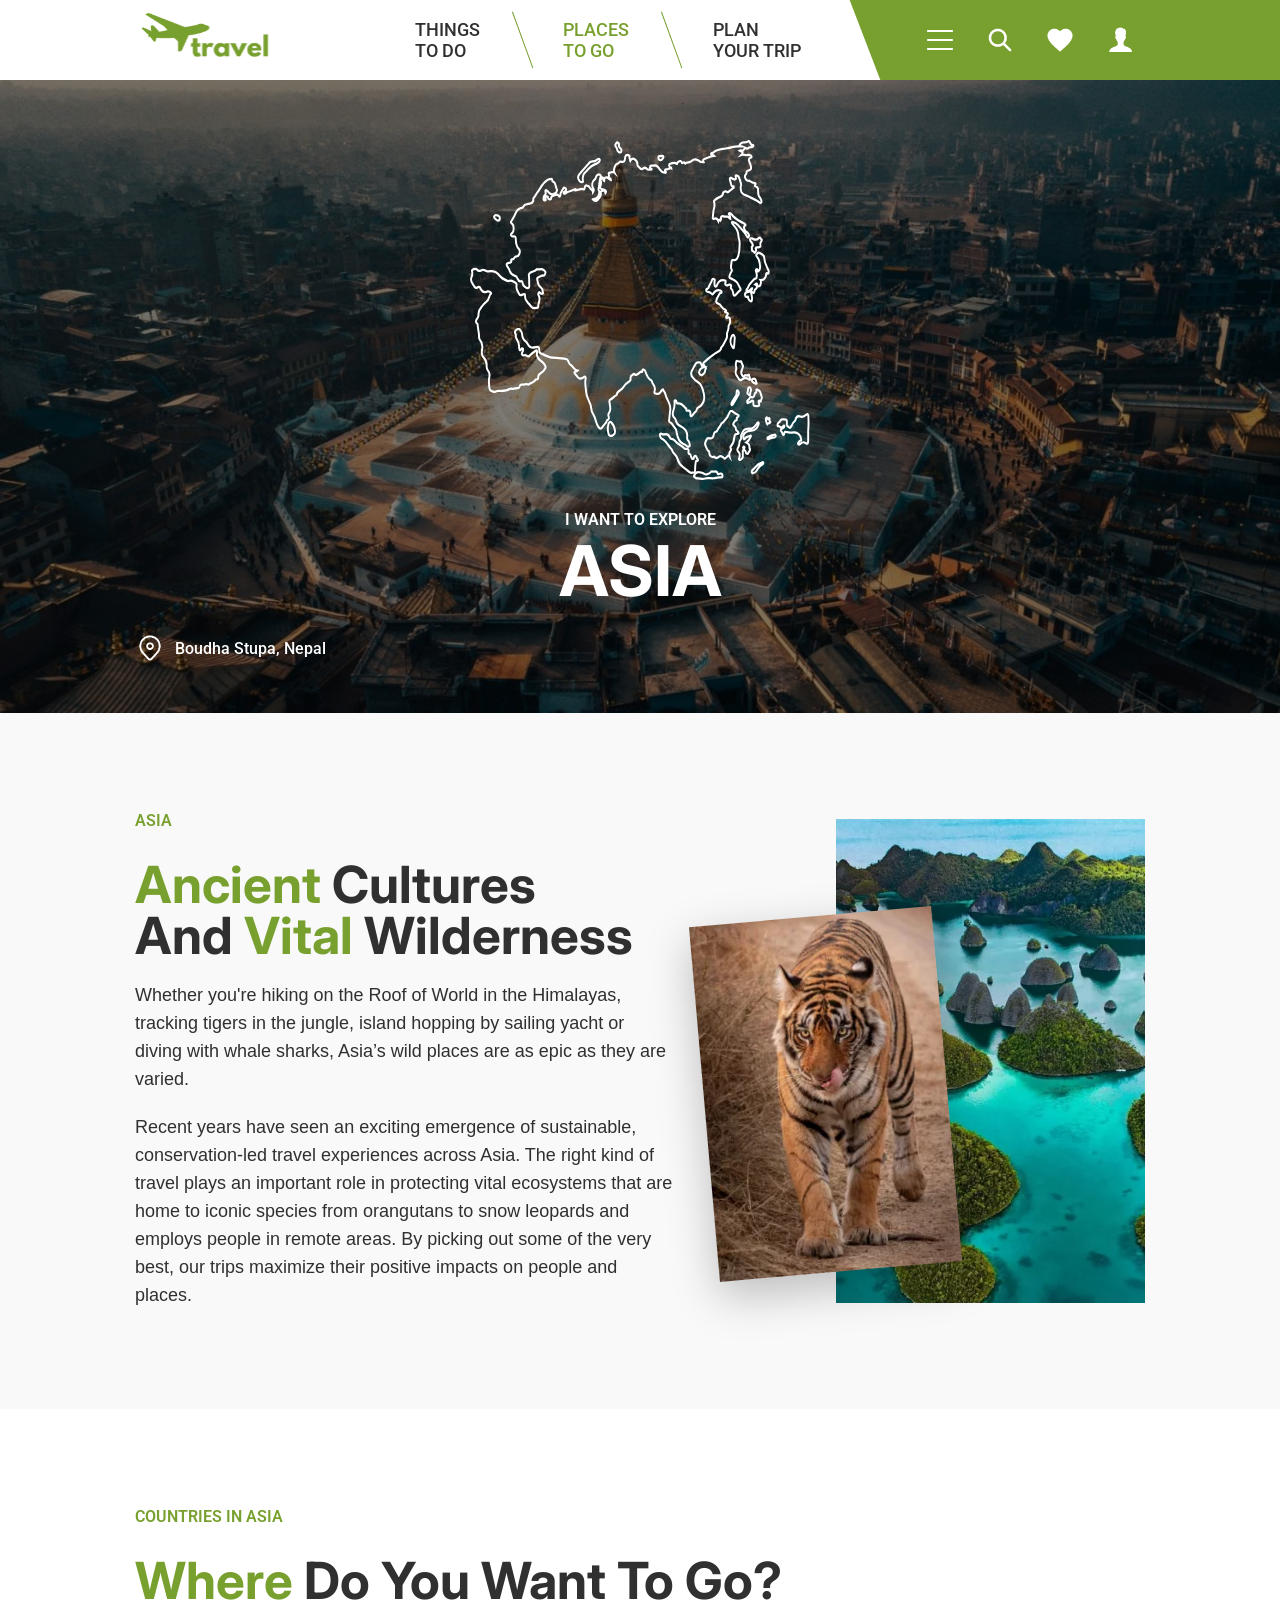
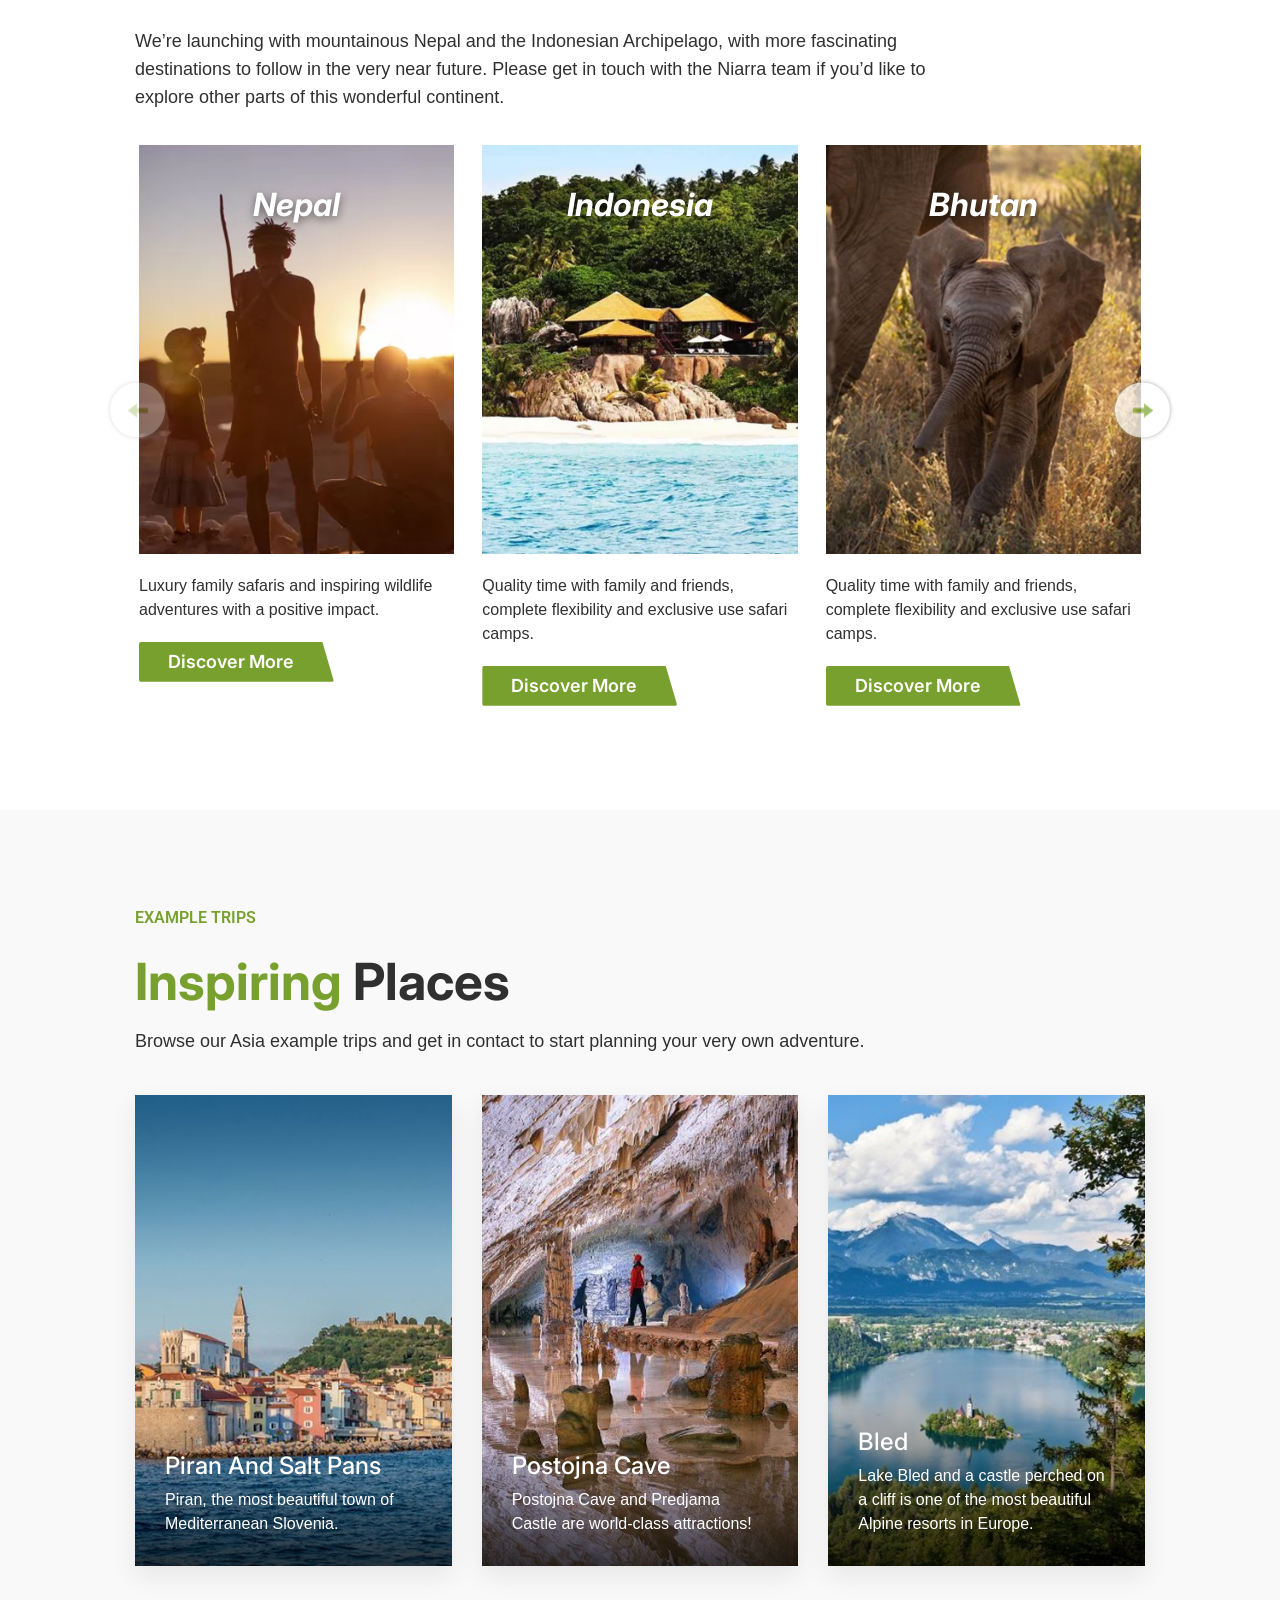
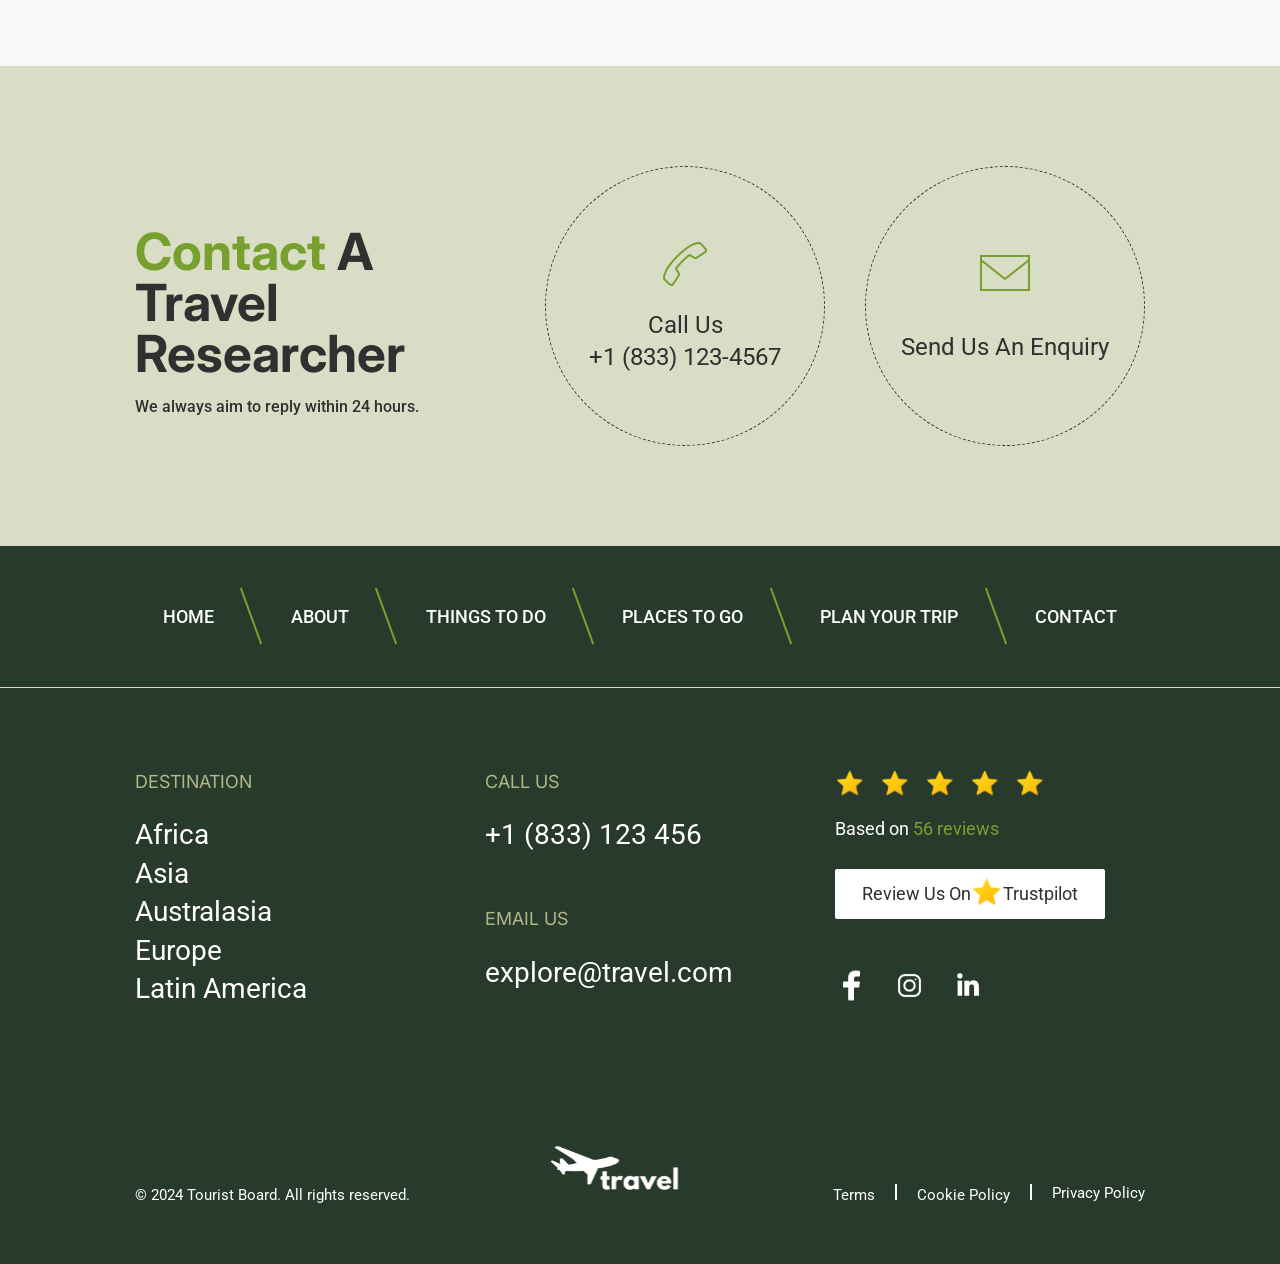
<file: places-to-go-3.html>
<!doctype html>
<html lang="en">
  <head>
    <meta charset="UTF-8" />
    <meta name="viewport" content="width=device-width, initial-scale=1.0" />
    <title>Travel | Purposeful Journeys</title>
    <link
      rel="stylesheet"
      href="https://cdnjs.cloudflare.com/ajax/libs/font-awesome/6.4.0/css/all.min.css"
    />
    <link
      rel="stylesheet"
      href="https://cdn.jsdelivr.net/npm/@splidejs/splide@4.1.4/dist/css/splide.min.css"
    />
    <link rel="stylesheet" href="./CSS/base.css" />
    <link rel="stylesheet" href="./CSS/hero.css" />
    <link rel="stylesheet" href="./CSS/button.css" />
    <link rel="stylesheet" href="./CSS/nav.css" />
    <link rel="stylesheet" href="./CSS/main.css" />
    <link rel="stylesheet" href="./CSS/features.css" />
    <link rel="stylesheet" href="./CSS/places.css" />
    <link rel="stylesheet" href="./CSS/destinations.css" />
    <link rel="stylesheet" href="./CSS/slider.css" />
    <link rel="stylesheet" href="./CSS/overflow.css" />
    <link rel="stylesheet" href="./CSS/stories.css" />
    <link rel="stylesheet" href="./CSS/testimonials.css" />
    <link rel="stylesheet" href="./CSS/bgoverlap.css" />
    <link rel="stylesheet" href="./CSS/form.css" />
    <link rel="stylesheet" href="./CSS/contact.css" />
    <link rel="stylesheet" href="./CSS/footer.css" />

    <script src="https://cdn.jsdelivr.net/npm/@splidejs/splide@4.1.4/dist/js/splide.min.js"></script>
  </head>
  <body>
    <nav class="main-navigation">
      <div class="overflow-contain">
        <div class="container nav-container">
          <div class="nav-brand">
            <a href="./index.html">
              <img
                src="./images/logo_green.svg"
                alt="travel"
                class="nav-logo"
              />
            </a>
          </div>

          <ul class="nav-menu">
            <li class="nav-item">
              <a href="./things-to-do.html" class="nav-link">THINGS TO DO</a>
            </li>
            <li class="nav-item">
              <a href="./places-to-go-4.html" class="nav-link active">
                PLACES TO GO
              </a>
            </li>
            <li class="nav-item">
              <a href="./plan-your-trip.html" class="nav-link">
                PLAN YOUR TRIP
              </a>
            </li>
          </ul>

          <div class="nav-icons">
            <div class="icon menu-icon" id="hamburger" aria-label="Menu">
              <img src="./images/Menu.svg" alt="menu" />
            </div>

            <a class="icon search-icon" href="#">
              <img src="./images/Search.svg" />
            </a>
            <a class="icon heart-icon" href="#">
              <img src="./images/Heart.svg" />
            </a>
            <a class="icon account-icon" href="#">
              <img src="./images/User.svg" />
            </a>
          </div>
        </div>
      </div>
    </nav>
    <div class="side-menu" id="sideMenu">
      <div class="side-menu-header">
        <span class="close-btn" id="closeMenu">&times;</span>
      </div>

      <ul>
        <li><a href="./index.html">Home</a></li>
        <li><a href="./about.html">About</a></li>
        <li><a href="./contact.html">Contact</a></li>
      </ul>
    </div>

    <div class="overlay" id="overlay"></div>
    <main>
      <section class="explore-banner">
        <div id="explore-splide" class="splide-explore">
          <div class="banner-slide">
            <!-- Full-height banner image -->
            <img src="./images/boudha.png" alt="Asia" class="banner-img" />

            <!-- SVG overlay -->
            <img
              src="./images/Asia.svg"
              alt="Asia Map"
              class="map-overlay map-africa"
            />

            <!-- Slide content -->
            <div class="slide-content container">
              <div class="text-center">
                <span class="banner-tag">I WANT TO EXPLORE</span>
                <h2 class="banner-title">ASIA</h2>
              </div>
              <div class="explore-location">
                <img
                  src="./images/Location.svg"
                  alt="Location"
                  class="location-icon"
                />
                <span class="location-text">Boudha Stupa, Nepal</span>
              </div>
            </div>
          </div>
        </div>
      </section>
      <section class="antient-section section-padding">
        <div class="container antient-grid">
          <div class="antient-intro">
            <span class="section-tag">asia</span>
            <h2 class="section-heading">
              <span class="highlight">Ancient</span> cultures <br />
              and <span class="highlight">vital</span> wilderness
            </h2>
            <p class="section-desc">
              Whether you're hiking on the Roof of World in the Himalayas,
              tracking tigers in the jungle, island hopping by sailing yacht or
              diving with whale sharks, Asia’s wild places are as epic as they
              are varied.
            </p>
            <p class="section-desc">
              Recent years have seen an exciting emergence of sustainable,
              conservation-led travel experiences across Asia. The right kind of
              travel plays an important role in protecting vital ecosystems that
              are home to iconic species from orangutans to snow leopards and
              employs people in remote areas. By picking out some of the very
              best, our trips maximize their positive impacts on people and
              places.
            </p>
          </div>
          <div class="antient-images">
            <!-- The Tiger Image -->
            <img src="./images/tiger.png" alt="Tiger" class="tiger-img" />
            <!-- The Reef Image -->
            <img src="./images/reef.png" alt="Reef" class="reef-img" />
          </div>
        </div>
      </section>
      <section class="style-section section-padding">
        <div class="container">
          <div class="section-header">
            <span class="section-tag">COUNTRIES IN ASIA</span>
            <h2 class="section-heading">
              <span class="highlight">Where</span> do you want to go?
            </h2>
            <p class="section-desc desc-width">
              We’re launching with mountainous Nepal and the Indonesian
              Archipelago, with more fascinating destinations to follow in the
              very near future. Please get in touch with the Niarra team if
              you’d like to explore other parts of this wonderful continent.
            </p>
          </div>
          <div class="splide style-slider">
            <div class="splide__arrows">
              <button class="splide__arrow splide__arrow--prev">
                <img
                  src="./images/Arrow.png"
                  class="arrow-plan left-arrow-rotate"
                  alt="prev"
                />
              </button>
              <button class="splide__arrow splide__arrow--next">
                <img src="./images/Arrow.png" class="arrow-plan" alt="next" />
              </button>
            </div>
            <div class="splide__track">
              <div class="splide__list">
                <!-- Slide 1 -->
                <div class="splide__slide">
                  <div class="style-card">
                    <div class="style-image-wrapper">
                      <a href="#">
                        <img src="./images/family.png" alt="Family Travel" />
                      </a>
                      <h3 class="style-title">Nepal</h3>
                    </div>
                    <p class="style-text">
                      Luxury family safaris and inspiring wildlife adventures
                      with a positive impact.
                    </p>
                    <button class="btn-tilted btn-primary-i">
                      Discover More
                    </button>
                  </div>
                </div>

                <!-- Slide 2 -->
                <div class="splide__slide">
                  <div class="style-card">
                    <div class="style-image-wrapper">
                      <a href="#">
                        <img src="./images/private.png" alt="Private Travel" />
                      </a>
                      <h3 class="style-title">Indonesia</h3>
                    </div>
                    <p class="style-text">
                      Quality time with family and friends, complete flexibility
                      and exclusive use safari camps.
                    </p>
                    <button class="btn-tilted btn-primary-i">
                      Discover More
                    </button>
                  </div>
                </div>

                <!-- Slide 3 -->
                <div class="splide__slide">
                  <div class="style-card">
                    <div class="style-image-wrapper">
                      <a href="#">
                        <img src="./images/nature.png" alt="Discover Nature" />
                      </a>
                      <h3 class="style-title">Bhutan</h3>
                    </div>
                    <p class="style-text">
                      Quality time with family and friends, complete flexibility
                      and exclusive use safari camps.
                    </p>
                    <button class="btn-tilted btn-primary-i">
                      Discover More
                    </button>
                  </div>
                </div>
                <!-- Slide 1 -->
                <div class="splide__slide">
                  <div class="style-card">
                    <div class="style-image-wrapper">
                      <a href="#">
                        <img src="./images/family.png" alt="Family Travel" />
                      </a>
                      <h3 class="style-title">India</h3>
                    </div>
                    <p class="style-text">
                      Luxury family safaris and inspiring wildlife adventures
                      with a positive impact.
                    </p>
                    <button class="btn-tilted btn-primary-i">
                      Discover More
                    </button>
                  </div>
                </div>
                <!-- Slide 3 -->
                <div class="splide__slide">
                  <div class="style-card">
                    <div class="style-image-wrapper">
                      <a href="#">
                        <img src="./images/nature.png" alt="Discover Nature" />
                      </a>
                      <h3 class="style-title">China</h3>
                    </div>
                    <p class="style-text">
                      Quality time with family and friends, complete flexibility
                      and exclusive use safari camps.
                    </p>
                    <button class="btn-tilted btn-primary-i">
                      Discover More
                    </button>
                  </div>
                </div>
                <!-- Slide 1 -->
                <div class="splide__slide">
                  <div class="style-card">
                    <div class="style-image-wrapper">
                      <a href="#">
                        <img src="./images/family.png" alt="Family Travel" />
                      </a>
                      <h3 class="style-title">Japan</h3>
                    </div>
                    <p class="style-text">
                      Luxury family safaris and inspiring wildlife adventures
                      with a positive impact.
                    </p>
                    <button class="btn-tilted btn-primary-i">
                      Discover More
                    </button>
                  </div>
                </div>
                <!-- Slide 3 -->
                <div class="splide__slide">
                  <div class="style-card">
                    <div class="style-image-wrapper">
                      <a href="#">
                        <img src="./images/nature.png" alt="Discover Nature" />
                      </a>
                      <h3 class="style-title">Germany</h3>
                    </div>
                    <p class="style-text">
                      Quality time with family and friends, complete flexibility
                      and exclusive use safari camps.
                    </p>
                    <button class="btn-tilted btn-primary-i">
                      Discover More
                    </button>
                  </div>
                </div>
              </div>
            </div>
          </div>
        </div>
      </section>
      <section class="destination-section section-padding bg-light">
        <div class="container">
          <div class="section-header">
            <span class="section-tag">Example Trips</span>
            <h2 class="section-heading">
              <span class="highlight">Inspiring</span> Places
            </h2>
            <p class="section-desc desc-width">
              Browse our Asia example trips and get in contact to start planning
              your very own adventure.
            </p>
          </div>
          <div class="places-grid">
            <div class="place-card">
              <a href="#">
                <img src="./images/piran.png" alt="Piran And Salt Pans" />
              </a>
              <div class="place-card-content">
                <h3 class="place-title">Piran And Salt Pans</h3>
                <p class="place-text">
                  Piran, the most beautiful town of Mediterranean Slovenia.
                </p>
              </div>
            </div>
            <div class="place-card">
              <a href="#">
                <img src="./images/postojna.png" alt="Postojna Cave" />
              </a>

              <div class="place-card-content">
                <h3 class="place-title">Postojna Cave</h3>
                <p class="place-text">
                  Postojna Cave and Predjama Castle are world-class attractions!
                </p>
              </div>
            </div>
            <div class="place-card">
              <a href="#">
                <img src="./images/bled.png" alt="Bled" />
              </a>

              <div class="place-card-content">
                <h3 class="place-title">Bled</h3>
                <p class="place-text">
                  Lake Bled and a castle perched on a cliff is one of the most
                  beautiful Alpine resorts in Europe.
                </p>
              </div>
            </div>
          </div>
        </div>
      </section>
      <section class="contact-cta-section section-padding bg-accent">
        <div class="container contact-grid">
          <div class="contact-text">
            <h2 class="section-heading">
              <span class="highlight">Contact</span> A Travel Researcher
            </h2>
            <p>We always aim to reply within 24 hours.</p>
          </div>
          <div class="contact-options">
            <div class="contact-option">
              <img src="./images/Call.svg" alt="Call" />
              <span class="option-label">Call Us</span>
              <a href="tel:+18331234567" class="option-value">
                +1 (833) 123-4567
              </a>
            </div>
            <div class="contact-option">
              <img src="./images/Email.svg" alt="Email" />
              <span class="option-label option-email-gap">
                <a href="mailto:explore@travel.com" class="option-value">
                  Send Us An Enquiry
                </a>
              </span>
            </div>
          </div>
        </div>
      </section>
    </main>

    <footer class="site-footer">
      <div class="footer-top border-bottom">
        <div class="container">
          <ul class="footer-nav">
            <li><a href="./index.html">HOME</a></li>
            <li><a href="./about.html">ABOUT</a></li>
            <li><a href="./things-to-do.html">THINGS TO DO</a></li>
            <li><a href="./places-to-go-4.html">PLACES TO GO</a></li>
            <li><a href="./plan-your-trip.html">PLAN YOUR TRIP</a></li>
            <li><a href="./contact.html">CONTACT</a></li>
          </ul>
        </div>
      </div>
      <div class="footer-main">
        <div class="container footer-grid">
          <div class="footer-column">
            <h4 class="footer-heading">DESTINATION</h4>
            <ul class="footer-links">
              <li><a href="about:blank" target="_blank">Africa</a></li>
              <li><a href="about:blank" target="_blank">Asia</a></li>
              <li><a href="about:blank" target="_blank">Australasia</a></li>
              <li><a href="about:blank" target="_blank">Europe</a></li>
              <li><a href="about:blank" target="_blank">Latin America</a></li>
            </ul>
          </div>
          <div class="footer-column">
            <h4 class="footer-heading">CALL US</h4>
            <p class="contacts">
              <a href="tel:+1833123456">+1 (833) 123 456</a>
            </p>

            <h4 class="footer-heading">EMAIL US</h4>
            <p class="contacts">
              <a href="mailto:explore@travel.com">explore@travel.com</a>
            </p>
          </div>
          <div class="footer-column">
            <div class="footer-reviews">
              <span class="stars">
                <div class="overall-stars mid-stars">
                  <img src="./images/Star.svg" alt="*" />
                  <img src="./images/Star.svg" alt="*" />
                  <img src="./images/Star.svg" alt="*" />
                  <img src="./images/Star.svg" alt="*" />
                  <img src="./images/Star.svg" alt="*" />
                </div>
              </span>
              <p>Based on <span class="highlight">56 reviews</span></p>
              <a href="#" class="btn-white"
                >Review Us On
                <span class="tiny-star"
                  ><img src="./images/Star.svg" alt="*"
                /></span>
                Trustpilot</a
              >
            </div>
            <div class="social-links">
              <span class="social-icon">
                <a href="about:blank" target="_blank">
                  <img src="./images/Facebook F.svg" alt="Facebook" />
                </a>
              </span>
              <span class="social-icon">
                <a href="about:blank" target="_blank">
                  <img src="./images/Instagram.svg" alt="Instagram" />
                </a>
              </span>
              <span class="social-icon">
                <a href="about:blank" target="_blank">
                  <img src="./images/LinkedIn.svg" alt="LinkedIn" />
                </a>
              </span>
            </div>
          </div>
        </div>
      </div>
      <div class="footer-bottom">
        <div class="container footer-bottom-design">
          <p>© 2024 Tourist Board. All rights reserved.</p>
          <a href="./index.html">
            <img src="./images/logo.svg" alt="travel" class="logo-img" />
          </a>
          <ul class="terms-and-policies">
            <li><a href="about:blank" target="_blank">Terms</a></li>
            <li><a href="about:blank" target="_blank">Cookie Policy</a></li>
            <li><a href="about:blank" target="_blank">Privacy Policy</a></li>
          </ul>
        </div>
      </div>
    </footer>
    <div class="search-modal" id="searchModal">
      <div class="search-box">
        <form>
          <input type="text" placeholder="Search your destination..." />
          <button type="submit">Search</button>
        </form>

        <span class="close-search" id="closeSearch">&times;</span>
      </div>
    </div>
    <script src="./script.js"></script>
    <script src="./Js/destination-slider.js"></script>
    <script src="./Js/footer-seperator.js"></script>
  </body>
</html>
</file>
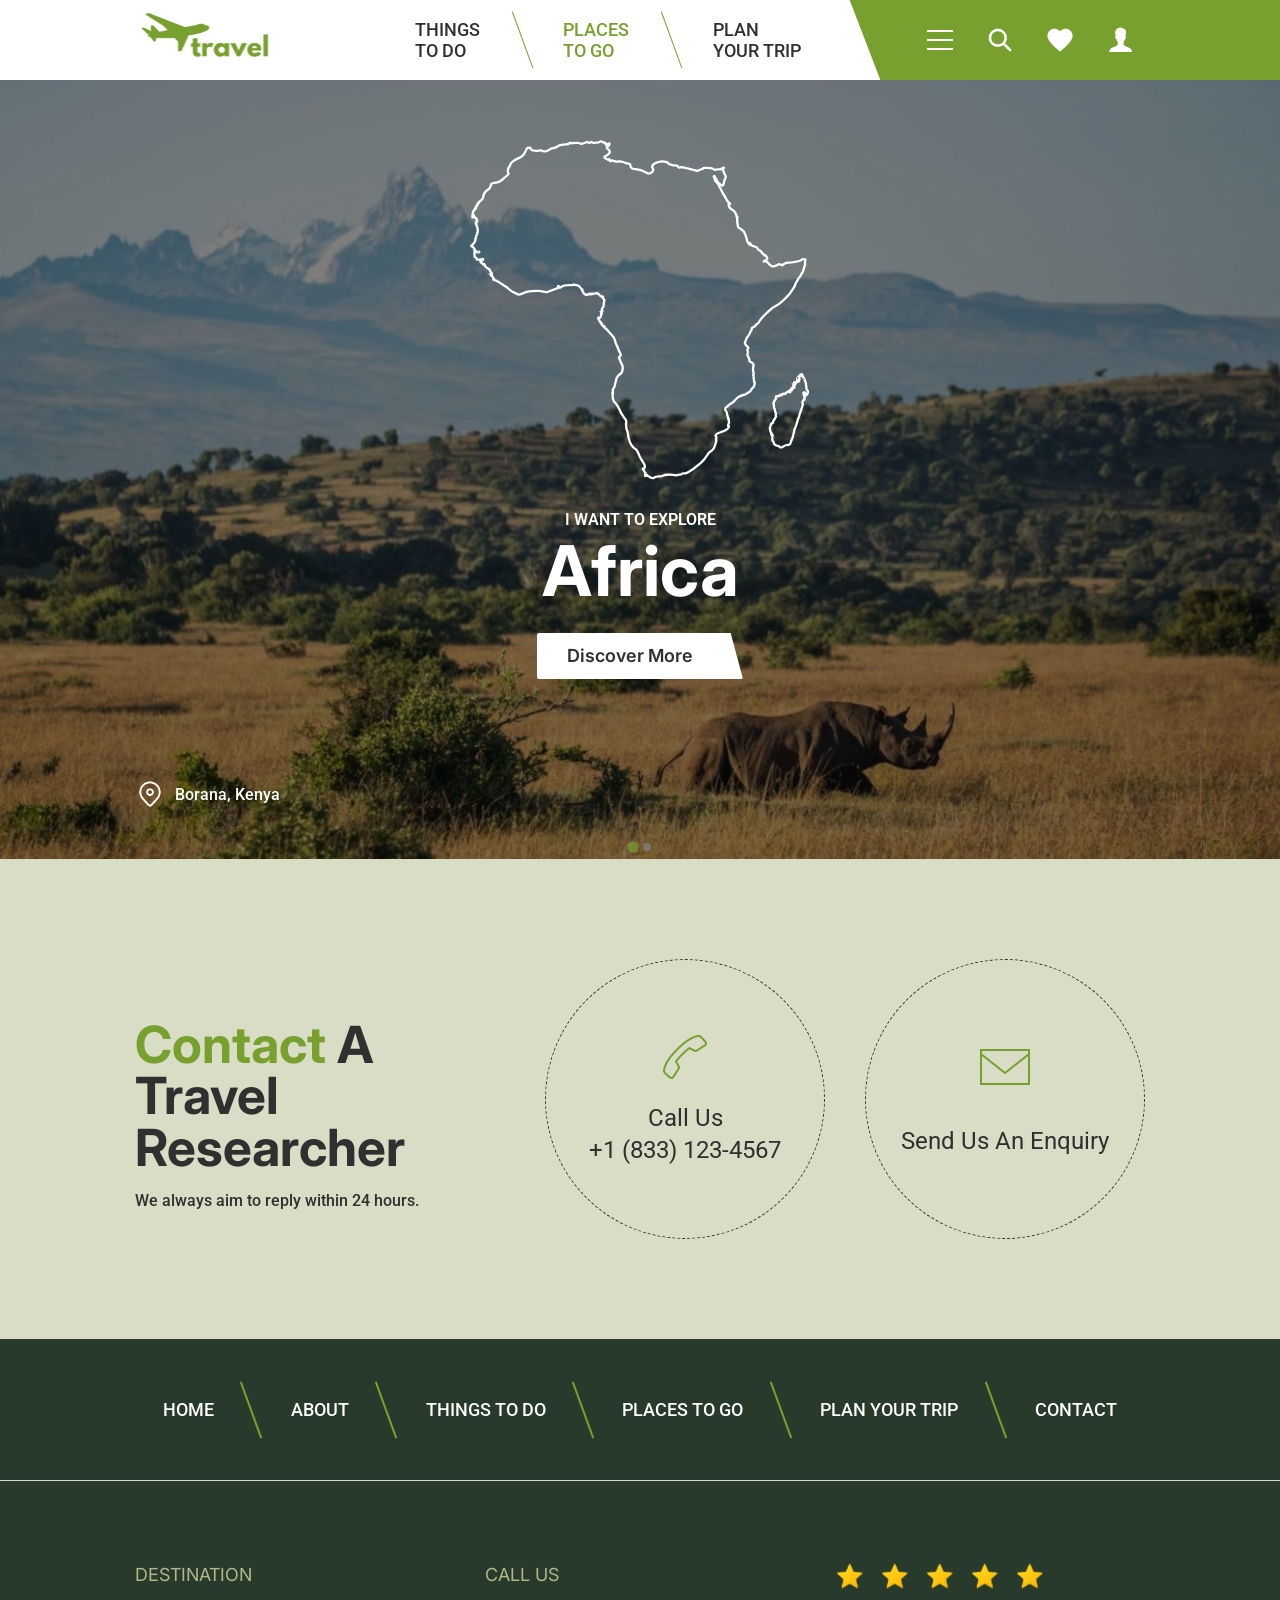
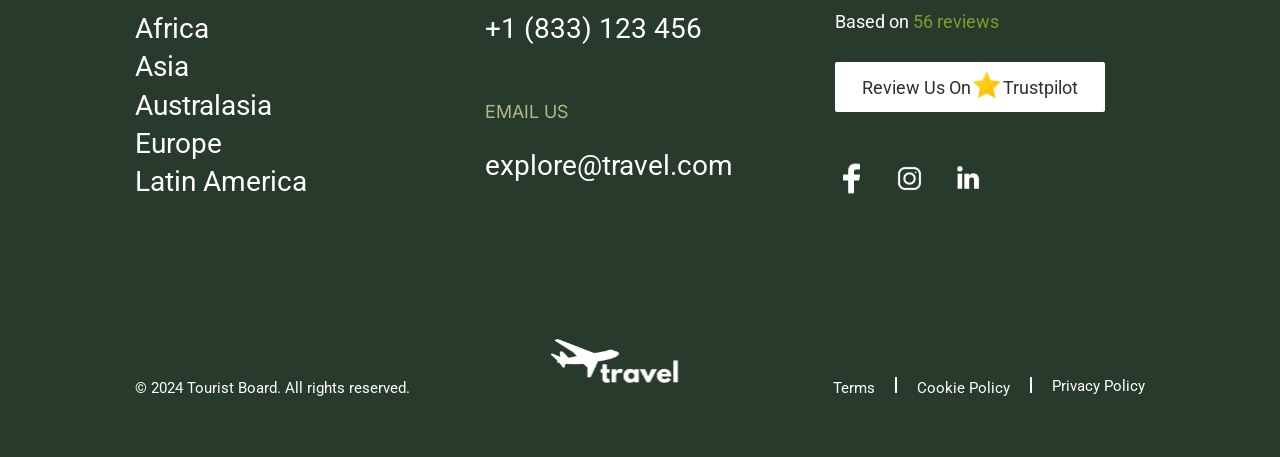
<file: places-to-go.html>
<!doctype html>
<html lang="en">
  <head>
    <meta charset="UTF-8" />
    <meta name="viewport" content="width=device-width, initial-scale=1.0" />
    <title>Travel | Purposeful Journeys</title>
    <link
      rel="stylesheet"
      href="https://cdnjs.cloudflare.com/ajax/libs/font-awesome/6.4.0/css/all.min.css"
    />
    <link
      rel="stylesheet"
      href="https://cdn.jsdelivr.net/npm/@splidejs/splide@4.1.4/dist/css/splide.min.css"
    />
    <link rel="stylesheet" href="./CSS/base.css" />
    <link rel="stylesheet" href="./CSS/hero.css" />
    <link rel="stylesheet" href="./CSS/button.css" />
    <link rel="stylesheet" href="./CSS/nav.css" />
    <link rel="stylesheet" href="./CSS/main.css" />
    <link rel="stylesheet" href="./CSS/features.css" />
    <link rel="stylesheet" href="./CSS/places.css" />
    <link rel="stylesheet" href="./CSS/slider.css" />
    <link rel="stylesheet" href="./CSS/overflow.css" />
    <link rel="stylesheet" href="./CSS/stories.css" />
    <link rel="stylesheet" href="./CSS/testimonials.css" />
    <link rel="stylesheet" href="./CSS/bgoverlap.css" />
    <link rel="stylesheet" href="./CSS/form.css" />
    <link rel="stylesheet" href="./CSS/contact.css" />
    <link rel="stylesheet" href="./CSS/footer.css" />

    <script src="https://cdn.jsdelivr.net/npm/@splidejs/splide@4.1.4/dist/js/splide.min.js"></script>
  </head>
  <body>
    <nav class="main-navigation">
      <div class="overflow-contain">
        <div class="container nav-container">
          <div class="nav-brand">
            <a href="./index.html">
              <img
                src="./images/logo_green.svg"
                alt="travel"
                class="nav-logo"
              />
            </a>
          </div>

          <ul class="nav-menu">
            <li class="nav-item">
              <a href="./things-to-do.html" class="nav-link">THINGS TO DO</a>
            </li>
            <li class="nav-item">
              <a href="./places-to-go-2.html" class="nav-link active">
                PLACES TO GO
              </a>
            </li>
            <li class="nav-item">
              <a href="./plan-your-trip.html" class="nav-link">
                PLAN YOUR TRIP
              </a>
            </li>
          </ul>

          <div class="nav-icons">
            <div class="icon menu-icon" id="hamburger" aria-label="Menu">
              <img src="./images/Menu.svg" alt="menu" />
            </div>

            <a class="icon search-icon" href="#">
              <img src="./images/Search.svg" />
            </a>
            <a class="icon heart-icon" href="#">
              <img src="./images/Heart.svg" />
            </a>
            <a class="icon account-icon" href="#">
              <img src="./images/User.svg" />
            </a>
          </div>
        </div>
      </div>
    </nav>
    <div class="side-menu" id="sideMenu">
      <div class="side-menu-header">
        <span class="close-btn" id="closeMenu">&times;</span>
      </div>

      <ul>
        <li><a href="./index.html">Home</a></li>
        <li><a href="./about.html">About</a></li>
        <li><a href="./contact.html">Contact</a></li>
      </ul>
    </div>

    <div class="overlay" id="overlay"></div>
    <main>
      <section class="explore-banner">
        <div id="explore-splide" class="splide splide-explore">
          <div class="splide__arrows">
            <button class="splide__arrow splide__arrow--prev"></button>
            <button class="splide__arrow splide__arrow--next"></button>
          </div>
          <div class="splide__track">
            <ul class="splide__list">
              <!-- Slide 1: Africa -->
              <li class="splide__slide">
                <div class="banner-slide">
                  <!-- Full-height banner image -->
                  <img
                    src="./images/borana.png"
                    alt="Africa"
                    class="banner-img"
                  />

                  <!-- SVG overlay -->
                  <img
                    src="./images/Africa.svg"
                    alt="Africa Map"
                    class="map-overlay map-africa"
                  />

                  <!-- Slide content -->
                  <div class="slide-content container">
                    <div class="text-center banner-gap-bot">
                      <span class="banner-tag">I WANT TO EXPLORE</span>
                      <h2 class="banner-title">Africa</h2>
                      <button class="btn-tilted btn-outline">
                        Discover More
                      </button>
                    </div>
                    <div class="explore-location">
                      <img
                        src="./images/Location.svg"
                        alt="Location"
                        class="location-icon"
                      />
                      <span class="location-text">Borana, Kenya</span>
                    </div>
                  </div>
                </div>
              </li>

              <!-- Slide 2: Asia -->
              <li class="splide__slide">
                <div class="banner-slide">
                  <img
                    src="./images/boudha.png"
                    alt="Asia"
                    class="banner-img"
                  />
                  <img
                    src="./images/Asia.svg"
                    alt="Asia Map"
                    class="map-overlay map-asia"
                  />

                  <div class="slide-content container">
                    <div class="text-center banner-gap-bot">
                      <span class="banner-tag">I WANT TO EXPLORE</span>
                      <h2 class="banner-title">Asia</h2>
                      <button class="btn-tilted btn-outline">
                        Discover More
                      </button>
                    </div>
                    <div class="explore-location">
                      <img
                        src="./images/Location.svg"
                        alt="Location"
                        class="location-icon"
                      />
                      <span class="location-text">Boudha Stupa, Nepal</span>
                    </div>
                  </div>
                </div>
              </li>
            </ul>
          </div>
        </div>
      </section>
      <section class="contact-cta-section section-padding bg-accent">
        <div class="container contact-grid">
          <div class="contact-text">
            <h2 class="section-heading">
              <span class="highlight">Contact</span> A Travel Researcher
            </h2>
            <p>We always aim to reply within 24 hours.</p>
          </div>
          <div class="contact-options">
            <div class="contact-option">
              <img src="./images/Call.svg" alt="Call" />
              <span class="option-label">Call Us</span>
              <a href="tel:+18331234567" class="option-value">
                +1 (833) 123-4567
              </a>
            </div>
            <div class="contact-option">
              <img src="./images/Email.svg" alt="Email" />
              <span class="option-label option-email-gap">
                <a href="mailto:explore@travel.com" class="option-value">
                  Send Us An Enquiry
                </a>
              </span>
            </div>
          </div>
        </div>
      </section>
    </main>

    <footer class="site-footer">
      <div class="footer-top border-bottom">
        <div class="container">
          <ul class="footer-nav">
            <li><a href="./index.html">HOME</a></li>
            <li><a href="./about.html">ABOUT</a></li>
            <li><a href="./things-to-do.html">THINGS TO DO</a></li>
            <li><a href="./places-to-go-2.html">PLACES TO GO</a></li>
            <li><a href="./plan-your-trip.html">PLAN YOUR TRIP</a></li>
            <li><a href="./contact.html">CONTACT</a></li>
          </ul>
        </div>
      </div>
      <div class="footer-main">
        <div class="container footer-grid">
          <div class="footer-column">
            <h4 class="footer-heading">DESTINATION</h4>
            <ul class="footer-links">
              <li><a href="about:blank" target="_blank">Africa</a></li>
              <li><a href="about:blank" target="_blank">Asia</a></li>
              <li><a href="about:blank" target="_blank">Australasia</a></li>
              <li><a href="about:blank" target="_blank">Europe</a></li>
              <li><a href="about:blank" target="_blank">Latin America</a></li>
            </ul>
          </div>
          <div class="footer-column">
            <h4 class="footer-heading">CALL US</h4>
            <p class="contacts">
              <a href="tel:+1833123456">+1 (833) 123 456</a>
            </p>

            <h4 class="footer-heading">EMAIL US</h4>
            <p class="contacts">
              <a href="mailto:explore@travel.com">explore@travel.com</a>
            </p>
          </div>
          <div class="footer-column">
            <div class="footer-reviews">
              <span class="stars">
                <div class="overall-stars mid-stars">
                  <img src="./images/Star.svg" alt="*" />
                  <img src="./images/Star.svg" alt="*" />
                  <img src="./images/Star.svg" alt="*" />
                  <img src="./images/Star.svg" alt="*" />
                  <img src="./images/Star.svg" alt="*" />
                </div>
              </span>
              <p>Based on <span class="highlight">56 reviews</span></p>
              <a href="#" class="btn-white"
                >Review Us On
                <span class="tiny-star"
                  ><img src="./images/Star.svg" alt="*"
                /></span>
                Trustpilot</a
              >
            </div>
            <div class="social-links">
              <span class="social-icon">
                <a href="about:blank" target="_blank">
                  <img src="./images/Facebook F.svg" alt="Facebook" />
                </a>
              </span>
              <span class="social-icon">
                <a href="about:blank" target="_blank">
                  <img src="./images/Instagram.svg" alt="Instagram" />
                </a>
              </span>
              <span class="social-icon">
                <a href="about:blank" target="_blank">
                  <img src="./images/LinkedIn.svg" alt="LinkedIn" />
                </a>
              </span>
            </div>
          </div>
        </div>
      </div>
      <div class="footer-bottom">
        <div class="container footer-bottom-design">
          <p>© 2024 Tourist Board. All rights reserved.</p>
          <a href="./index.html">
            <img src="./images/logo.svg" alt="travel" class="logo-img" />
          </a>
          <ul class="terms-and-policies">
            <li><a href="about:blank" target="_blank">Terms</a></li>
            <li><a href="about:blank" target="_blank">Cookie Policy</a></li>
            <li><a href="about:blank" target="_blank">Privacy Policy</a></li>
          </ul>
        </div>
      </div>
    </footer>
    <div class="search-modal" id="searchModal">
      <div class="search-box">
        <form>
          <input type="text" placeholder="Search your destination..." />
          <button type="submit">Search</button>
        </form>

        <span class="close-search" id="closeSearch">&times;</span>
      </div>
    </div>
    <script src="./script.js"></script>
    <script src="./Js/footer-seperator.js"></script>
  </body>
</html>
</file>
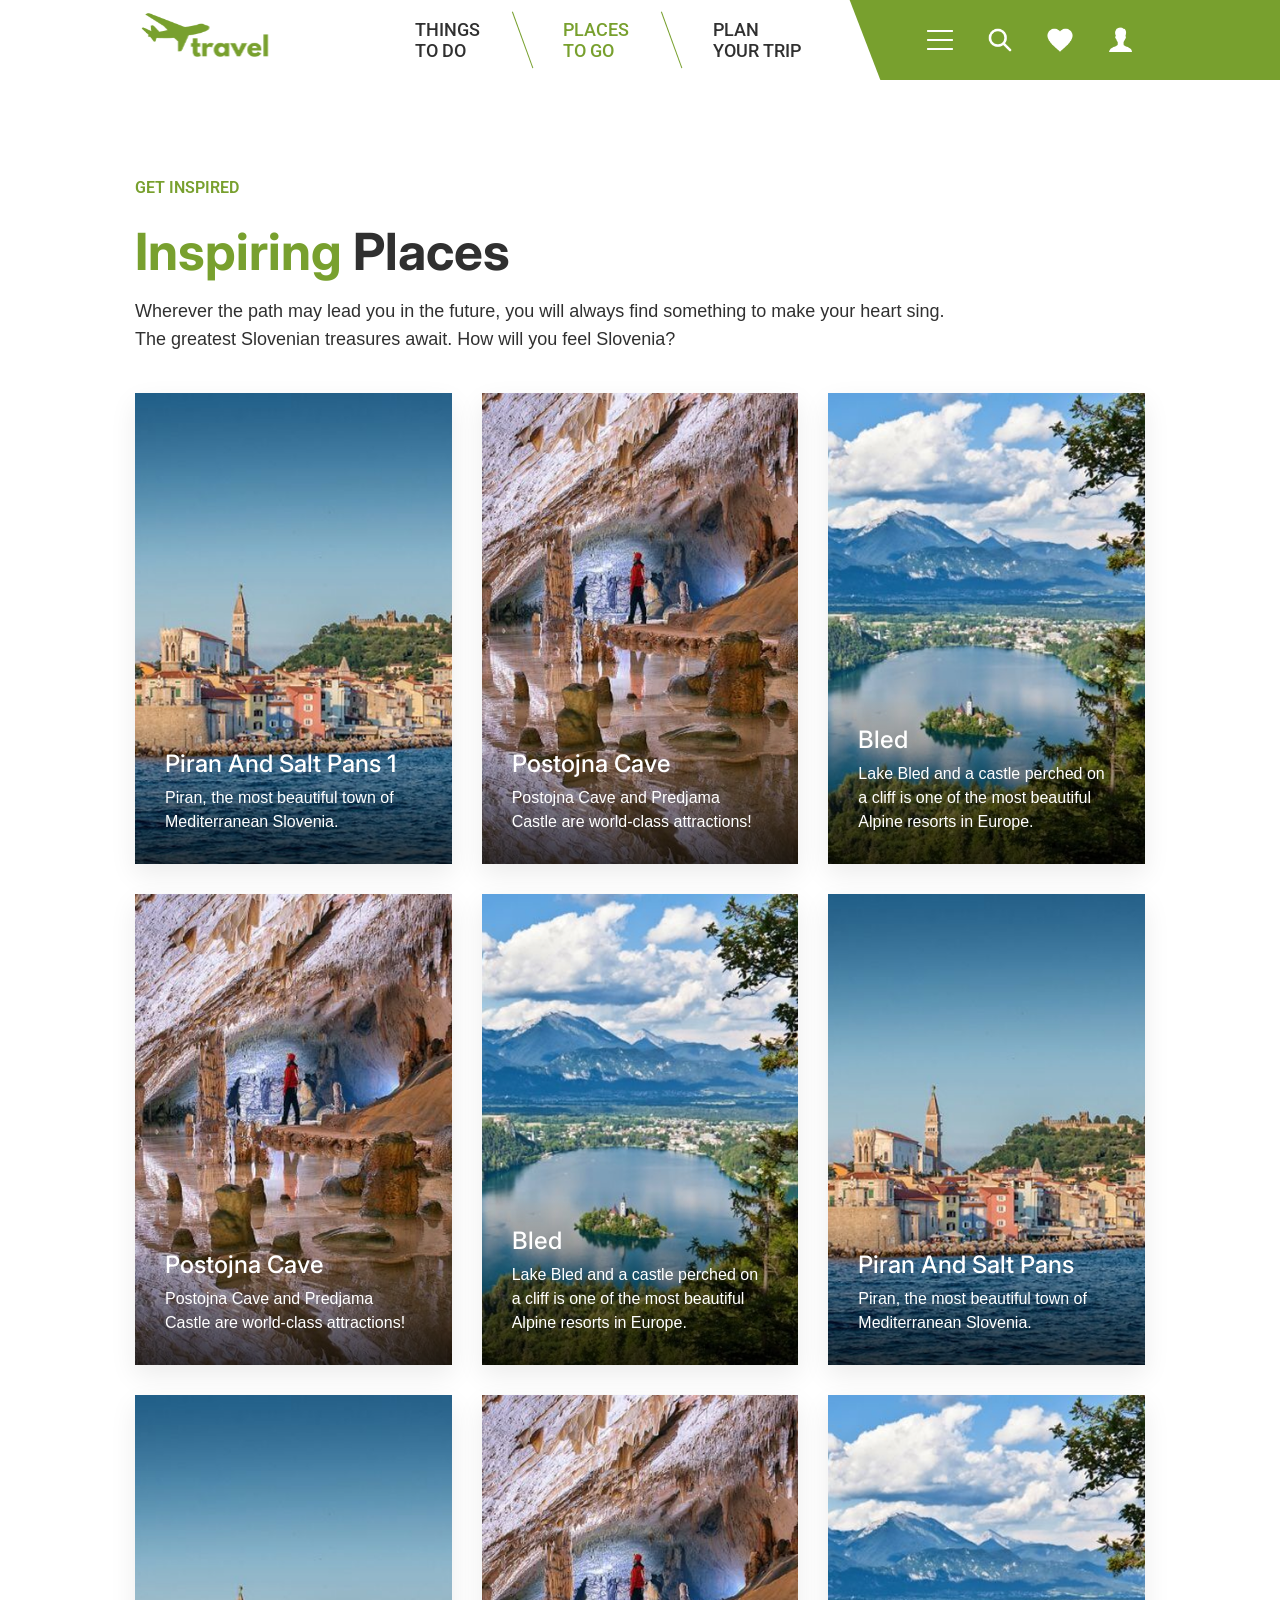
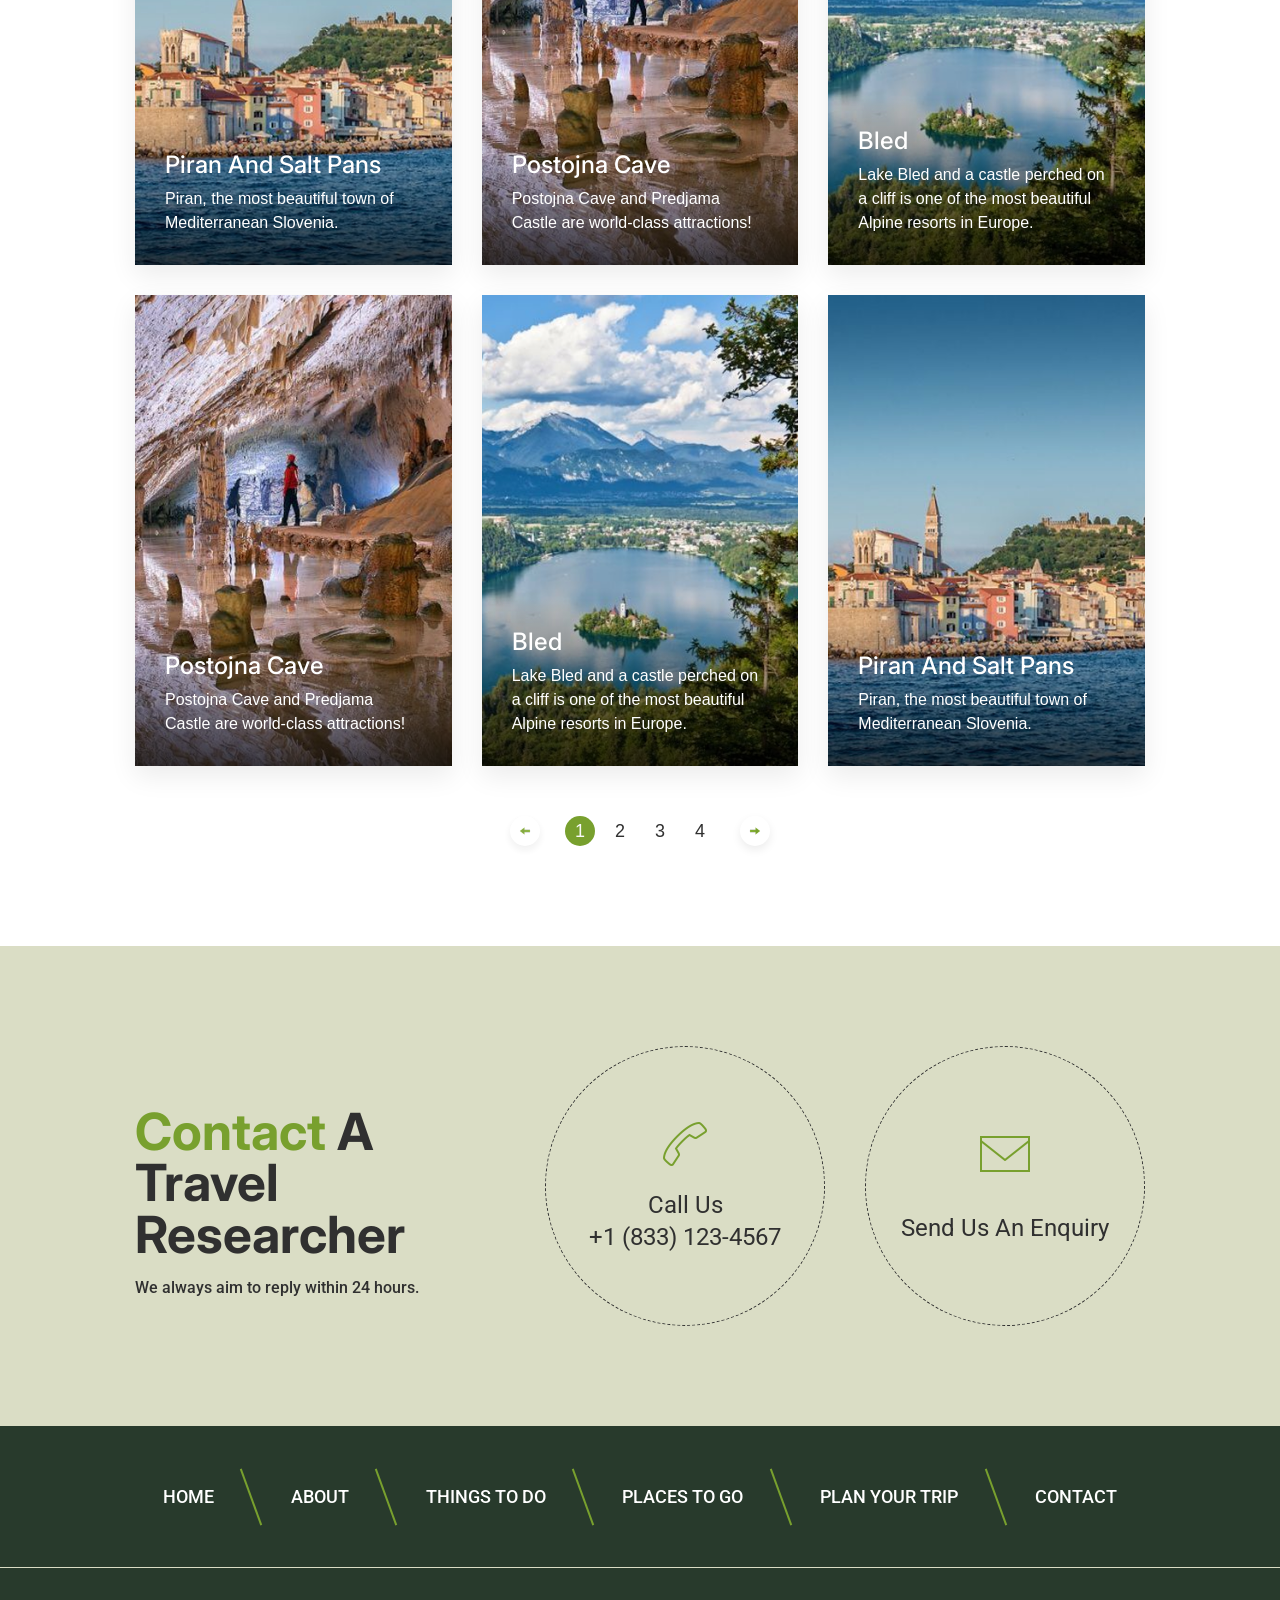
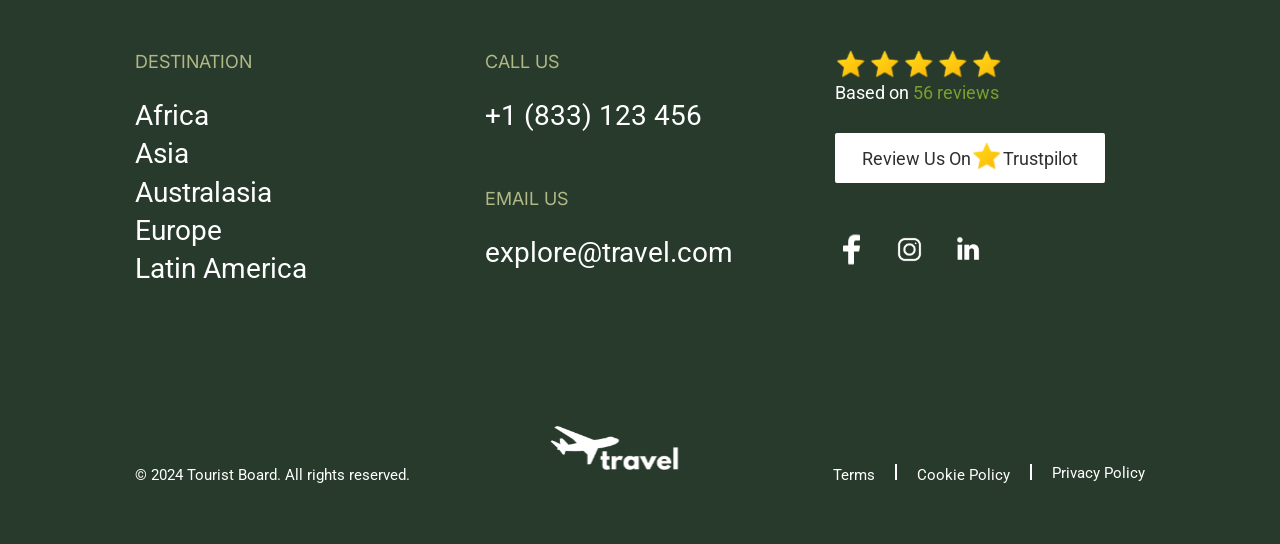
<file: places-trips.html>
<!doctype html>
<html lang="en">
  <head>
    <meta charset="UTF-8" />
    <meta name="viewport" content="width=device-width, initial-scale=1.0" />
    <title>Travel | Purposeful Journeys</title>
    <link
      rel="stylesheet"
      href="https://cdnjs.cloudflare.com/ajax/libs/font-awesome/6.4.0/css/all.min.css"
    />
    <link
      rel="stylesheet"
      href="https://cdn.jsdelivr.net/npm/@splidejs/splide@4.1.4/dist/css/splide.min.css"
    />
    <link rel="stylesheet" href="./CSS/base.css" />
    <link rel="stylesheet" href="./CSS/hero.css" />
    <link rel="stylesheet" href="./CSS/button.css" />
    <link rel="stylesheet" href="./CSS/nav.css" />
    <link rel="stylesheet" href="./CSS/main.css" />
    <link rel="stylesheet" href="./CSS/features.css" />
    <link rel="stylesheet" href="./CSS/places.css" />
    <link rel="stylesheet" href="./CSS/pagination.css" />
    <link rel="stylesheet" href="./CSS/contact.css" />
    <link rel="stylesheet" href="./CSS/footer.css" />

    <script src="https://cdn.jsdelivr.net/npm/@splidejs/splide@4.1.4/dist/js/splide.min.js"></script>
  </head>
  <body>
    <nav class="main-navigation">
      <div class="overflow-contain">
        <div class="container nav-container">
          <div class="nav-brand">
            <a href="./index.html">
              <img
                src="./images/logo_green.svg"
                alt="travel"
                class="nav-logo"
              />
            </a>
          </div>

          <ul class="nav-menu">
            <li class="nav-item">
              <a href="./things-to-do.html" class="nav-link">THINGS TO DO</a>
            </li>
            <li class="nav-item">
              <a href="./places-to-go.html" class="nav-link active">
                PLACES TO GO
              </a>
            </li>
            <li class="nav-item">
              <a href="./plan-your-trip.html" class="nav-link">
                PLAN YOUR TRIP
              </a>
            </li>
          </ul>

          <div class="nav-icons">
            <div class="icon menu-icon" id="hamburger" aria-label="Menu">
              <img src="./images/Menu.svg" alt="menu" />
            </div>

            <a class="icon search-icon" href="#">
              <img src="./images/Search.svg" />
            </a>
            <a class="icon heart-icon" href="#">
              <img src="./images/Heart.svg" />
            </a>
            <a class="icon account-icon" href="#">
              <img src="./images/User.svg" />
            </a>
          </div>
        </div>
      </div>
      <div class="side-menu" id="sideMenu">
        <div class="side-menu-header">
          <span class="close-btn" id="closeMenu">&times;</span>
        </div>

        <ul>
          <li><a href="./index.html">Home</a></li>
          <li><a href="./about.html">About</a></li>
          <li><a href="./contact.html">Contact</a></li>
        </ul>
      </div>

      <div class="overlay" id="overlay"></div>
    </nav>

    <main>
      <section id="places" class="places-section section-padding bg-light">
        <div class="container">
          <div class="section-header">
            <span class="section-tag">GET INSPIRED</span>
            <h2 class="section-heading">
              <span class="highlight">Inspiring</span> Places
            </h2>
            <p class="section-desc desc-width">
              Wherever the path may lead you in the future, you will always find
              something to make your heart sing. The greatest Slovenian
              treasures await. How will you feel Slovenia?
            </p>
          </div>
          <div class="places-grid">
            <div class="place-card">
              <a href="#">
                <img src="./images/piran.png" alt="Piran And Salt Pans" />
              </a>
              <div class="place-card-content">
                <h3 class="place-title">Piran And Salt Pans 1</h3>
                <p class="place-text">
                  Piran, the most beautiful town of Mediterranean Slovenia.
                </p>
              </div>
            </div>
            <div class="place-card">
              <a href="#">
                <img src="./images/postojna.png" alt="Postojna Cave" />
              </a>

              <div class="place-card-content">
                <h3 class="place-title">Postojna Cave</h3>
                <p class="place-text">
                  Postojna Cave and Predjama Castle are world-class attractions!
                </p>
              </div>
            </div>
            <div class="place-card">
              <a href="#">
                <img src="./images/bled.png" alt="Bled" />
              </a>

              <div class="place-card-content">
                <h3 class="place-title">Bled</h3>
                <p class="place-text">
                  Lake Bled and a castle perched on a cliff is one of the most
                  beautiful Alpine resorts in Europe.
                </p>
              </div>
            </div>
            <div class="place-card">
              <a href="#">
                <img src="./images/postojna.png" alt="Postojna Cave" />
              </a>

              <div class="place-card-content">
                <h3 class="place-title">Postojna Cave</h3>
                <p class="place-text">
                  Postojna Cave and Predjama Castle are world-class attractions!
                </p>
              </div>
            </div>
            <div class="place-card">
              <a href="#">
                <img src="./images/bled.png" alt="Bled" />
              </a>
              <div class="place-card-content">
                <h3 class="place-title">Bled</h3>
                <p class="place-text">
                  Lake Bled and a castle perched on a cliff is one of the most
                  beautiful Alpine resorts in Europe.
                </p>
              </div>
            </div>
            <div class="place-card">
              <a href="#">
                <img src="./images/piran.png" alt="Piran And Salt Pans" />
              </a>
              <div class="place-card-content">
                <h3 class="place-title">Piran And Salt Pans</h3>
                <p class="place-text">
                  Piran, the most beautiful town of Mediterranean Slovenia.
                </p>
              </div>
            </div>
            <div class="place-card">
              <a href="#">
                <img src="./images/piran.png" alt="Piran And Salt Pans" />
              </a>
              <div class="place-card-content">
                <h3 class="place-title">Piran And Salt Pans</h3>
                <p class="place-text">
                  Piran, the most beautiful town of Mediterranean Slovenia.
                </p>
              </div>
            </div>
            <div class="place-card">
              <a href="#">
                <img src="./images/postojna.png" alt="Postojna Cave" />
              </a>

              <div class="place-card-content">
                <h3 class="place-title">Postojna Cave</h3>
                <p class="place-text">
                  Postojna Cave and Predjama Castle are world-class attractions!
                </p>
              </div>
            </div>
            <div class="place-card">
              <a href="#">
                <img src="./images/bled.png" alt="Bled" />
              </a>

              <div class="place-card-content">
                <h3 class="place-title">Bled</h3>
                <p class="place-text">
                  Lake Bled and a castle perched on a cliff is one of the most
                  beautiful Alpine resorts in Europe.
                </p>
              </div>
            </div>
            <div class="place-card">
              <a href="#">
                <img src="./images/postojna.png" alt="Postojna Cave" />
              </a>

              <div class="place-card-content">
                <h3 class="place-title">Postojna Cave</h3>
                <p class="place-text">
                  Postojna Cave and Predjama Castle are world-class attractions!
                </p>
              </div>
            </div>
            <div class="place-card">
              <a href="#">
                <img src="./images/bled.png" alt="Bled" />
              </a>
              <div class="place-card-content">
                <h3 class="place-title">Bled</h3>
                <p class="place-text">
                  Lake Bled and a castle perched on a cliff is one of the most
                  beautiful Alpine resorts in Europe.
                </p>
              </div>
            </div>
            <div class="place-card">
              <a href="#">
                <img src="./images/piran.png" alt="Piran And Salt Pans" />
              </a>
              <div class="place-card-content">
                <h3 class="place-title">Piran And Salt Pans</h3>
                <p class="place-text">
                  Piran, the most beautiful town of Mediterranean Slovenia.
                </p>
              </div>
            </div>
            <div class="place-card">
              <a href="#">
                <img src="./images/piran.png" alt="Piran And Salt Pans" />
              </a>
              <div class="place-card-content">
                <h3 class="place-title">Piran And Salt Pans</h3>
                <p class="place-text">
                  Piran, the most beautiful town of Mediterranean Slovenia.
                </p>
              </div>
            </div>
            <div class="place-card">
              <a href="#">
                <img src="./images/postojna.png" alt="Postojna Cave" />
              </a>

              <div class="place-card-content">
                <h3 class="place-title">Postojna Cave</h3>
                <p class="place-text">
                  Postojna Cave and Predjama Castle are world-class attractions!
                </p>
              </div>
            </div>
            <div class="place-card">
              <a href="#">
                <img src="./images/bled.png" alt="Bled" />
              </a>

              <div class="place-card-content">
                <h3 class="place-title">Bled</h3>
                <p class="place-text">
                  Lake Bled and a castle perched on a cliff is one of the most
                  beautiful Alpine resorts in Europe.
                </p>
              </div>
            </div>
            <div class="place-card">
              <a href="#">
                <img src="./images/postojna.png" alt="Postojna Cave" />
              </a>

              <div class="place-card-content">
                <h3 class="place-title">Postojna Cave</h3>
                <p class="place-text">
                  Postojna Cave and Predjama Castle are world-class attractions!
                </p>
              </div>
            </div>
            <div class="place-card">
              <a href="#">
                <img src="./images/bled.png" alt="Bled" />
              </a>
              <div class="place-card-content">
                <h3 class="place-title">Bled</h3>
                <p class="place-text">
                  Lake Bled and a castle perched on a cliff is one of the most
                  beautiful Alpine resorts in Europe.
                </p>
              </div>
            </div>
            <div class="place-card">
              <a href="#">
                <img src="./images/piran.png" alt="Piran And Salt Pans" />
              </a>
              <div class="place-card-content">
                <h3 class="place-title">Piran And Salt Pans</h3>
                <p class="place-text">
                  Piran, the most beautiful town of Mediterranean Slovenia.
                </p>
              </div>
            </div>
            <div class="place-card">
              <a href="#">
                <img src="./images/piran.png" alt="Piran And Salt Pans" />
              </a>
              <div class="place-card-content">
                <h3 class="place-title">Piran And Salt Pans</h3>
                <p class="place-text">
                  Piran, the most beautiful town of Mediterranean Slovenia.
                </p>
              </div>
            </div>
            <div class="place-card">
              <a href="#">
                <img src="./images/postojna.png" alt="Postojna Cave" />
              </a>

              <div class="place-card-content">
                <h3 class="place-title">Postojna Cave</h3>
                <p class="place-text">
                  Postojna Cave and Predjama Castle are world-class attractions!
                </p>
              </div>
            </div>
            <div class="place-card">
              <a href="#">
                <img src="./images/bled.png" alt="Bled" />
              </a>

              <div class="place-card-content">
                <h3 class="place-title">Bled</h3>
                <p class="place-text">
                  Lake Bled and a castle perched on a cliff is one of the most
                  beautiful Alpine resorts in Europe.
                </p>
              </div>
            </div>
            <div class="place-card">
              <a href="#">
                <img src="./images/postojna.png" alt="Postojna Cave" />
              </a>

              <div class="place-card-content">
                <h3 class="place-title">Postojna Cave</h3>
                <p class="place-text">
                  Postojna Cave and Predjama Castle are world-class attractions!
                </p>
              </div>
            </div>
            <div class="place-card">
              <a href="#">
                <img src="./images/bled.png" alt="Bled" />
              </a>
              <div class="place-card-content">
                <h3 class="place-title">Bled</h3>
                <p class="place-text">
                  Lake Bled and a castle perched on a cliff is one of the most
                  beautiful Alpine resorts in Europe.
                </p>
              </div>
            </div>
            <div class="place-card">
              <a href="#">
                <img src="./images/piran.png" alt="Piran And Salt Pans" />
              </a>
              <div class="place-card-content">
                <h3 class="place-title">Piran And Salt Pans</h3>
                <p class="place-text">
                  Piran, the most beautiful town of Mediterranean Slovenia.
                </p>
              </div>
            </div>
            <div class="place-card">
              <a href="#">
                <img src="./images/piran.png" alt="Piran And Salt Pans" />
              </a>
              <div class="place-card-content">
                <h3 class="place-title">Piran And Salt Pans</h3>
                <p class="place-text">
                  Piran, the most beautiful town of Mediterranean Slovenia.
                </p>
              </div>
            </div>
            <div class="place-card">
              <a href="#">
                <img src="./images/postojna.png" alt="Postojna Cave" />
              </a>

              <div class="place-card-content">
                <h3 class="place-title">Postojna Cave</h3>
                <p class="place-text">
                  Postojna Cave and Predjama Castle are world-class attractions!
                </p>
              </div>
            </div>
            <div class="place-card">
              <a href="#">
                <img src="./images/bled.png" alt="Bled" />
              </a>

              <div class="place-card-content">
                <h3 class="place-title">Bled</h3>
                <p class="place-text">
                  Lake Bled and a castle perched on a cliff is one of the most
                  beautiful Alpine resorts in Europe.
                </p>
              </div>
            </div>
            <div class="place-card">
              <a href="#">
                <img src="./images/postojna.png" alt="Postojna Cave" />
              </a>

              <div class="place-card-content">
                <h3 class="place-title">Postojna Cave</h3>
                <p class="place-text">
                  Postojna Cave and Predjama Castle are world-class attractions!
                </p>
              </div>
            </div>
            <div class="place-card">
              <a href="#">
                <img src="./images/bled.png" alt="Bled" />
              </a>
              <div class="place-card-content">
                <h3 class="place-title">Bled</h3>
                <p class="place-text">
                  Lake Bled and a castle perched on a cliff is one of the most
                  beautiful Alpine resorts in Europe.
                </p>
              </div>
            </div>
            <div class="place-card">
              <a href="#">
                <img src="./images/piran.png" alt="Piran And Salt Pans" />
              </a>
              <div class="place-card-content">
                <h3 class="place-title">Piran And Salt Pans</h3>
                <p class="place-text">
                  Piran, the most beautiful town of Mediterranean Slovenia.
                </p>
              </div>
            </div>
            <div class="place-card">
              <a href="#">
                <img src="./images/piran.png" alt="Piran And Salt Pans" />
              </a>
              <div class="place-card-content">
                <h3 class="place-title">Piran And Salt Pans</h3>
                <p class="place-text">
                  Piran, the most beautiful town of Mediterranean Slovenia.
                </p>
              </div>
            </div>
            <div class="place-card">
              <a href="#">
                <img src="./images/postojna.png" alt="Postojna Cave" />
              </a>

              <div class="place-card-content">
                <h3 class="place-title">Postojna Cave</h3>
                <p class="place-text">
                  Postojna Cave and Predjama Castle are world-class attractions!
                </p>
              </div>
            </div>
            <div class="place-card">
              <a href="#">
                <img src="./images/bled.png" alt="Bled" />
              </a>

              <div class="place-card-content">
                <h3 class="place-title">Bled</h3>
                <p class="place-text">
                  Lake Bled and a castle perched on a cliff is one of the most
                  beautiful Alpine resorts in Europe.
                </p>
              </div>
            </div>
            <div class="place-card">
              <a href="#">
                <img src="./images/postojna.png" alt="Postojna Cave" />
              </a>

              <div class="place-card-content">
                <h3 class="place-title">Postojna Cave</h3>
                <p class="place-text">
                  Postojna Cave and Predjama Castle are world-class attractions!
                </p>
              </div>
            </div>
            <div class="place-card">
              <a href="#">
                <img src="./images/bled.png" alt="Bled" />
              </a>
              <div class="place-card-content">
                <h3 class="place-title">Bled</h3>
                <p class="place-text">
                  Lake Bled and a castle perched on a cliff is one of the most
                  beautiful Alpine resorts in Europe.
                </p>
              </div>
            </div>
            <div class="place-card">
              <a href="#">
                <img src="./images/piran.png" alt="Piran And Salt Pans" />
              </a>
              <div class="place-card-content">
                <h3 class="place-title">Piran And Salt Pans</h3>
                <p class="place-text">
                  Piran, the most beautiful town of Mediterranean Slovenia.
                </p>
              </div>
            </div>
            <div class="place-card">
              <a href="#">
                <img src="./images/piran.png" alt="Piran And Salt Pans" />
              </a>
              <div class="place-card-content">
                <h3 class="place-title">Piran And Salt Pans 1</h3>
                <p class="place-text">
                  Piran, the most beautiful town of Mediterranean Slovenia.
                </p>
              </div>
            </div>
            <div class="place-card">
              <a href="#">
                <img src="./images/postojna.png" alt="Postojna Cave" />
              </a>

              <div class="place-card-content">
                <h3 class="place-title">Postojna Cave</h3>
                <p class="place-text">
                  Postojna Cave and Predjama Castle are world-class attractions!
                </p>
              </div>
            </div>
            <div class="place-card">
              <a href="#">
                <img src="./images/bled.png" alt="Bled" />
              </a>

              <div class="place-card-content">
                <h3 class="place-title">Bled</h3>
                <p class="place-text">
                  Lake Bled and a castle perched on a cliff is one of the most
                  beautiful Alpine resorts in Europe.
                </p>
              </div>
            </div>
            <div class="place-card">
              <a href="#">
                <img src="./images/postojna.png" alt="Postojna Cave" />
              </a>

              <div class="place-card-content">
                <h3 class="place-title">Postojna Cave</h3>
                <p class="place-text">
                  Postojna Cave and Predjama Castle are world-class attractions!
                </p>
              </div>
            </div>
            <div class="place-card">
              <a href="#">
                <img src="./images/bled.png" alt="Bled" />
              </a>
              <div class="place-card-content">
                <h3 class="place-title">Bled</h3>
                <p class="place-text">
                  Lake Bled and a castle perched on a cliff is one of the most
                  beautiful Alpine resorts in Europe.
                </p>
              </div>
            </div>
            <div class="place-card">
              <a href="#">
                <img src="./images/piran.png" alt="Piran And Salt Pans" />
              </a>
              <div class="place-card-content">
                <h3 class="place-title">Piran And Salt Pans 1</h3>
                <p class="place-text">
                  Piran, the most beautiful town of Mediterranean Slovenia.
                </p>
              </div>
            </div>
            <div class="place-card">
              <a href="#">
                <img src="./images/postojna.png" alt="Postojna Cave" />
              </a>

              <div class="place-card-content">
                <h3 class="place-title">Postojna Cave</h3>
                <p class="place-text">
                  Postojna Cave and Predjama Castle are world-class attractions!
                </p>
              </div>
            </div>
            <div class="place-card">
              <a href="#">
                <img src="./images/bled.png" alt="Bled" />
              </a>

              <div class="place-card-content">
                <h3 class="place-title">Bled</h3>
                <p class="place-text">
                  Lake Bled and a castle perched on a cliff is one of the most
                  beautiful Alpine resorts in Europe.
                </p>
              </div>
            </div>
            <div class="place-card">
              <a href="#">
                <img src="./images/postojna.png" alt="Postojna Cave" />
              </a>

              <div class="place-card-content">
                <h3 class="place-title">Postojna Cave</h3>
                <p class="place-text">
                  Postojna Cave and Predjama Castle are world-class attractions!
                </p>
              </div>
            </div>
            <div class="place-card">
              <a href="#">
                <img src="./images/bled.png" alt="Bled" />
              </a>
              <div class="place-card-content">
                <h3 class="place-title">Bled</h3>
                <p class="place-text">
                  Lake Bled and a castle perched on a cliff is one of the most
                  beautiful Alpine resorts in Europe.
                </p>
              </div>
            </div>
          </div>
          <div class="pagination-trips" id="pagination-trips"></div>
        </div>
      </section>
      <section class="contact-cta-section section-padding bg-accent">
        <div class="container contact-grid">
          <div class="contact-text">
            <h2 class="section-heading">
              <span class="highlight">Contact</span> A Travel Researcher
            </h2>
            <p>We always aim to reply within 24 hours.</p>
          </div>
          <div class="contact-options">
            <div class="contact-option">
              <img src="./images/Call.svg" alt="Call" />
              <span class="option-label">Call Us</span>
              <a href="tel:+18331234567" class="option-value">
                +1 (833) 123-4567
              </a>
            </div>
            <div class="contact-option">
              <img src="./images/Email.svg" alt="Email" />
              <span class="option-label option-email-gap">
                <a href="mailto:explore@travel.com" class="option-value">
                  Send Us An Enquiry
                </a>
              </span>
            </div>
          </div>
        </div>
      </section>
    </main>

    <footer class="site-footer">
      <div class="footer-top border-bottom">
        <div class="container">
          <ul class="footer-nav">
            <li><a href="./index.html">HOME</a></li>
            <li><a href="./about.html">ABOUT</a></li>
            <li><a href="./things-to-do.html">THINGS TO DO</a></li>
            <li><a href="./places-to-go.html">PLACES TO GO</a></li>
            <li><a href="./plan-your-trip.html">PLAN YOUR TRIP</a></li>
            <li><a href="./contact.html">CONTACT</a></li>
          </ul>
        </div>
      </div>
      <div class="footer-main">
        <div class="container footer-grid">
          <div class="footer-column">
            <h4 class="footer-heading">DESTINATION</h4>
            <ul class="footer-links">
              <li><a href="about:blank" target="_blank">Africa</a></li>
              <li><a href="about:blank" target="_blank">Asia</a></li>
              <li><a href="about:blank" target="_blank">Australasia</a></li>
              <li><a href="about:blank" target="_blank">Europe</a></li>
              <li><a href="about:blank" target="_blank">Latin America</a></li>
            </ul>
          </div>
          <div class="footer-column">
            <h4 class="footer-heading">CALL US</h4>
            <p class="contacts">
              <a href="tel:+1833123456">+1 (833) 123 456</a>
            </p>

            <h4 class="footer-heading">EMAIL US</h4>
            <p class="contacts">
              <a href="mailto:explore@travel.com">explore@travel.com</a>
            </p>
          </div>
          <div class="footer-column">
            <div class="footer-reviews">
              <span class="stars">
                <div class="overall-stars mid-stars">
                  <img src="./images/Star.svg" alt="*" />
                  <img src="./images/Star.svg" alt="*" />
                  <img src="./images/Star.svg" alt="*" />
                  <img src="./images/Star.svg" alt="*" />
                  <img src="./images/Star.svg" alt="*" />
                </div>
              </span>
              <p>Based on <span class="highlight">56 reviews</span></p>
              <a href="#" class="btn-white"
                >Review Us On
                <span class="tiny-star"
                  ><img src="./images/Star.svg" alt="*"
                /></span>
                Trustpilot</a
              >
            </div>
            <div class="social-links">
              <span class="social-icon">
                <a href="about:blank" target="_blank">
                  <img src="./images/Facebook F.svg" alt="Facebook" />
                </a>
              </span>
              <span class="social-icon">
                <a href="about:blank" target="_blank">
                  <img src="./images/Instagram.svg" alt="Instagram" />
                </a>
              </span>
              <span class="social-icon">
                <a href="about:blank" target="_blank">
                  <img src="./images/LinkedIn.svg" alt="LinkedIn" />
                </a>
              </span>
            </div>
          </div>
        </div>
      </div>
      <div class="footer-bottom">
        <div class="container footer-bottom-design">
          <p>© 2024 Tourist Board. All rights reserved.</p>
          <a href="./index.html">
            <img src="./images/logo.svg" alt="travel" class="logo-img" />
          </a>
          <ul class="terms-and-policies">
            <li><a href="about:blank" target="_blank">Terms</a></li>
            <li><a href="about:blank" target="_blank">Cookie Policy</a></li>
            <li><a href="about:blank" target="_blank">Privacy Policy</a></li>
          </ul>
        </div>
      </div>
    </footer>
    <div class="search-modal" id="searchModal">
      <div class="search-box">
        <form>
          <input type="text" placeholder="Search your destination..." />
          <button type="submit">Search</button>
        </form>

        <span class="close-search" id="closeSearch">&times;</span>
      </div>
    </div>
    <script src="./script.js"></script>
    <script src="./Js/pagination.js"></script>
  </body>
</html>
</file>
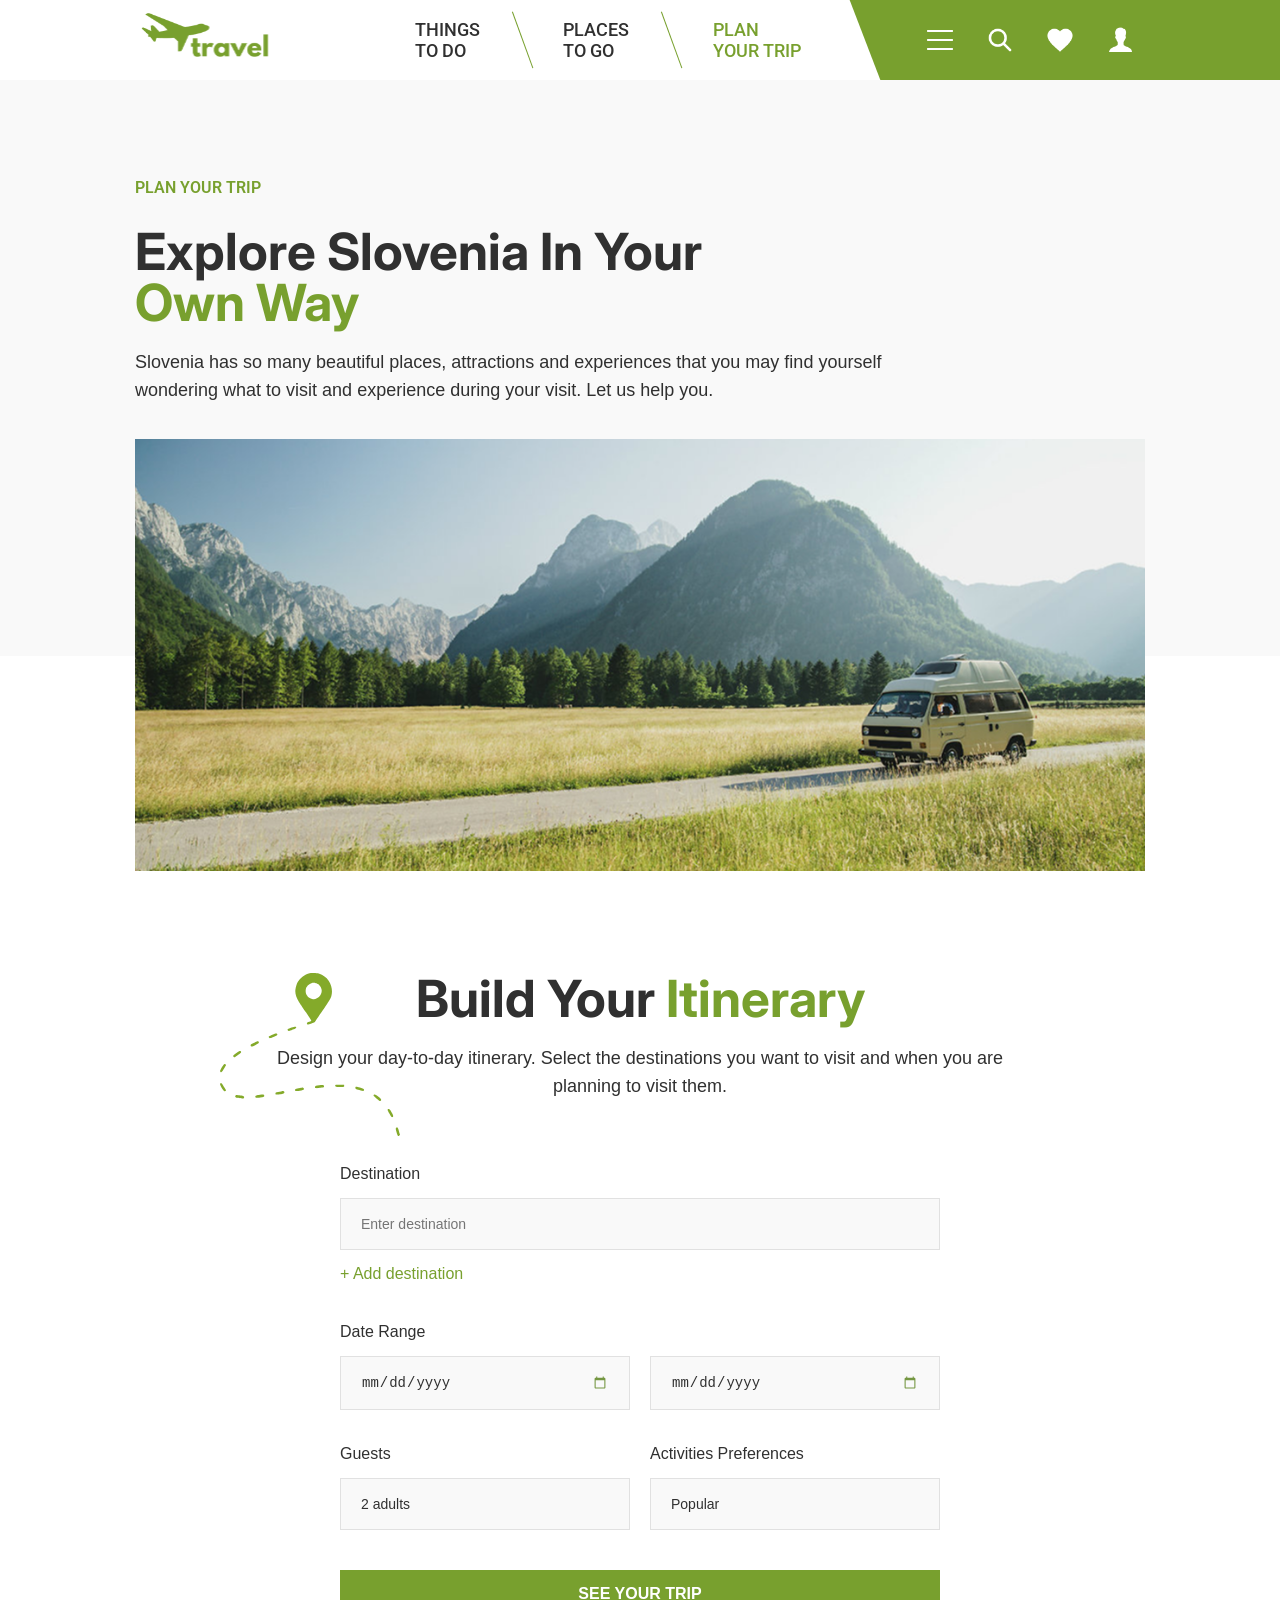
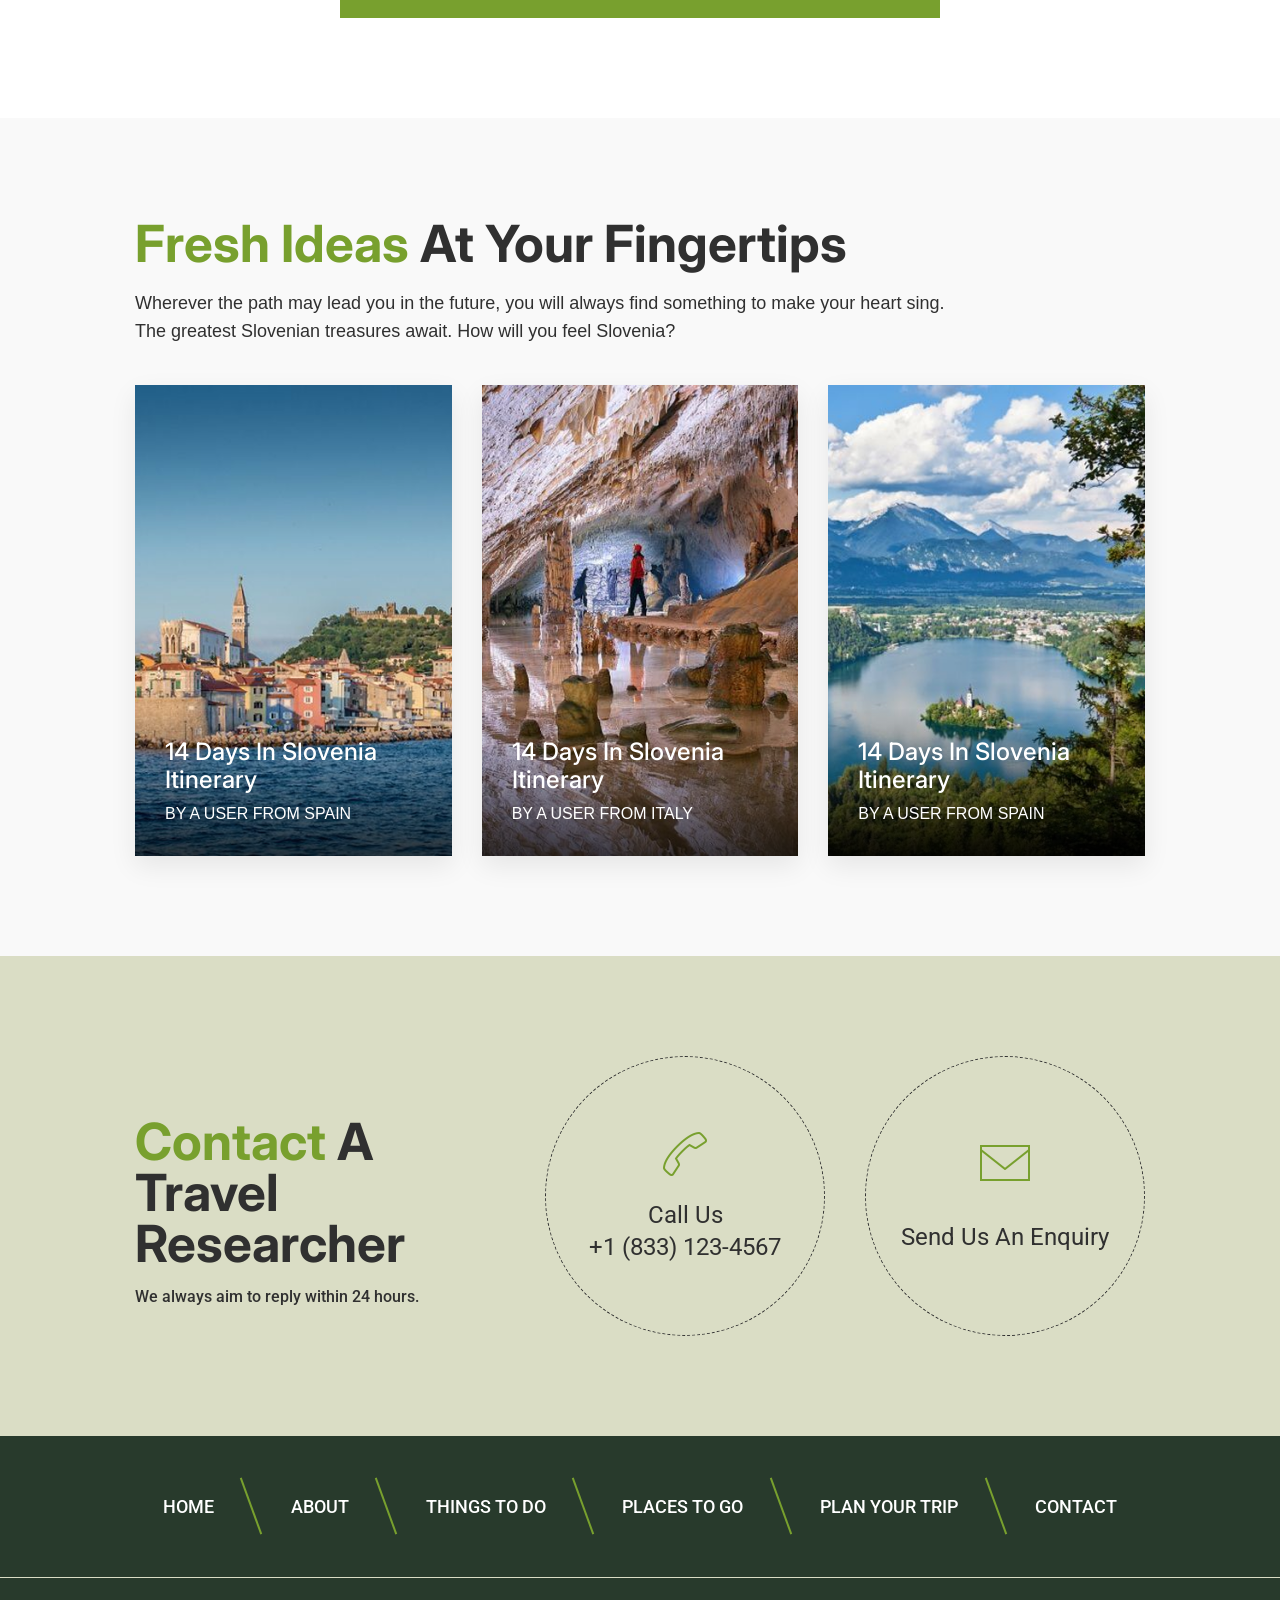
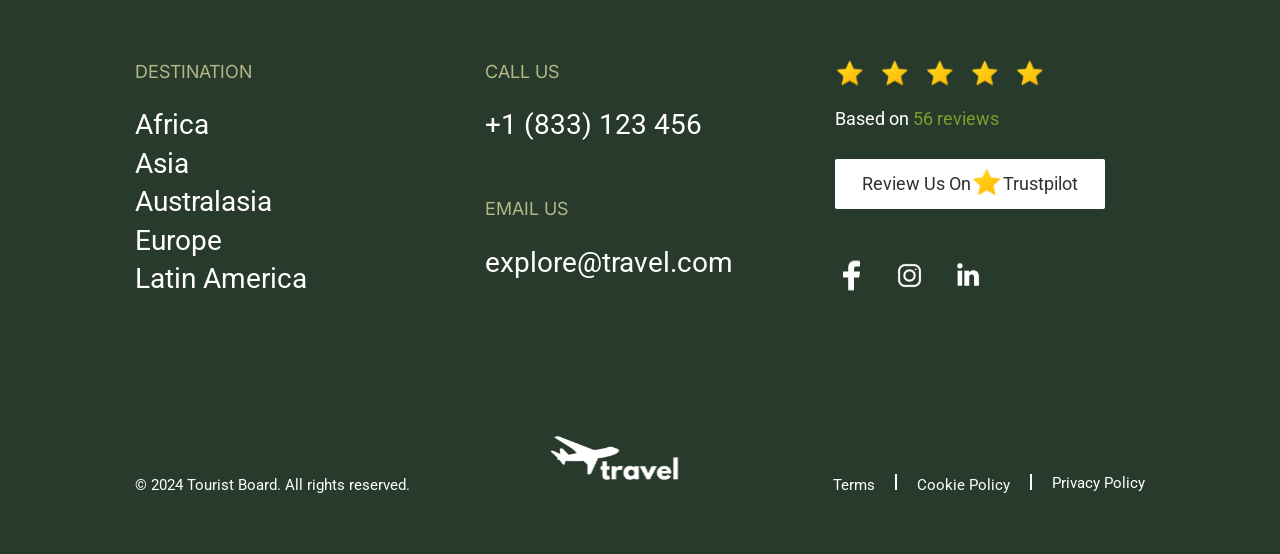
<file: plan-your-trip.html>
<!doctype html>
<html lang="en">
  <head>
    <meta charset="UTF-8" />
    <meta name="viewport" content="width=device-width, initial-scale=1.0" />
    <title>Travel | Purposeful Journeys</title>
    <link
      rel="stylesheet"
      href="https://cdnjs.cloudflare.com/ajax/libs/font-awesome/6.4.0/css/all.min.css"
    />
    <link
      rel="stylesheet"
      href="https://cdn.jsdelivr.net/npm/@splidejs/splide@4.1.4/dist/css/splide.min.css"
    />
    <link rel="stylesheet" href="./CSS/base.css" />
    <link rel="stylesheet" href="./CSS/hero.css" />
    <link rel="stylesheet" href="./CSS/button.css" />
    <link rel="stylesheet" href="./CSS/nav.css" />
    <link rel="stylesheet" href="./CSS/main.css" />
    <link rel="stylesheet" href="./CSS/testimonials.css" />
    <link rel="stylesheet" href="./CSS/plans.css" />
    <link rel="stylesheet" href="./CSS/places.css" />
    <link rel="stylesheet" href="./CSS/contact.css" />
    <link rel="stylesheet" href="./CSS/footer.css" />

    <script src="https://cdn.jsdelivr.net/npm/@splidejs/splide@4.1.4/dist/js/splide.min.js"></script>
  </head>
  <body>
    <nav class="main-navigation">
      <div class="overflow-contain">
        <div class="container nav-container">
          <div class="nav-brand">
            <a href="./index.html">
              <img
                src="./images/logo_green.svg"
                alt="travel"
                class="nav-logo"
              />
            </a>
          </div>

          <ul class="nav-menu">
            <li class="nav-item">
              <a href="./things-to-do.html" class="nav-link">THINGS TO DO</a>
            </li>
            <li class="nav-item">
              <a href="./places-to-go.html" class="nav-link">PLACES TO GO</a>
            </li>
            <li class="nav-item">
              <a href="./plan-your-trip.html" class="nav-link active">
                PLAN YOUR TRIP
              </a>
            </li>
          </ul>

          <div class="nav-icons">
            <div class="icon menu-icon" id="hamburger" aria-label="Menu">
              <img src="./images/Menu.svg" alt="menu" />
            </div>

            <a class="icon search-icon" href="#">
              <img src="./images/Search.svg" />
            </a>
            <a class="icon heart-icon" href="#">
              <img src="./images/Heart.svg" />
            </a>
            <a class="icon account-icon" href="#">
              <img src="./images/User.svg" />
            </a>
          </div>
        </div>
      </div>
    </nav>
    <div class="side-menu" id="sideMenu">
      <div class="side-menu-header">
        <span class="close-btn" id="closeMenu">&times;</span>
      </div>

      <ul>
        <li><a href="./index.html">Home</a></li>
        <li><a href="./about.html">About</a></li>
        <li><a href="./contact.html">Contact</a></li>
      </ul>
    </div>

    <div class="overlay" id="overlay"></div>
    <main>
      <section class="plan-section-head">
        <div class="container">
          <div class="section-header">
            <span class="section-tag"> plan your trip </span>
            <h2 class="section-heading">
              Explore Slovenia in your <br />
              <span class="highlight">own way</span>
            </h2>
            <p class="section-desc desc-width">
              Slovenia has so many beautiful places, attractions and experiences
              that you may find yourself wondering what to visit and experience
              during your visit. Let us help you.
            </p>
          </div>
        </div>
      </section>
      <section class="overlapping-bg">
        <div class="container">
          <img src="./images/rv.png" alt="Van" />
        </div>
      </section>
      <section class="planning-form section-padding">
        <div class="container text-center">
          <div class="section-header plan-header">
            <img
              src="./images/Destination.svg"
              class="header-bg-swash"
              alt=""
            />
            <h2 class="section-heading remove-margin-top">
              Build Your <span class="highlight">itinerary</span>
            </h2>
            <p class="section-desc section-width-plan">
              Design your day-to-day itinerary. Select the destinations you want
              to visit and when you are planning to visit them.
            </p>
          </div>
          <div class="plan-form-wrapper">
            <form action="#" method="POST" class="plan-form">
              <!-- DESTINATION -->
              <div class="form-group">
                <label for="destination">Destination</label>
                <input
                  type="text"
                  id="destination"
                  name="destination"
                  placeholder="Enter destination"
                  required
                />
                <a href="#" class="add-link">+ Add destination</a>
              </div>

              <!-- DATE RANGE -->
              <div class="form-group">
                <label>Date Range</label>
                <div class="row">
                  <input
                    type="date"
                    name="start_date"
                    placeholder="Start date"
                    required
                  />
                  <input
                    type="date"
                    name="end_date"
                    placeholder="End date"
                    required
                  />
                </div>
              </div>

              <!-- GUESTS + ACTIVITIES -->
              <div class="row">
                <div class="form-group field">
                  <label for="guests">Guests</label>
                  <select id="guests" name="guests" required>
                    <option value="2">2 adults</option>
                    <option value="1">1 adult</option>
                    <option value="3">3 adults</option>
                    <option value="4">4 adults</option>
                  </select>
                </div>

                <div class="form-group field">
                  <label for="activities">Activities Preferences</label>
                  <select id="activities" name="activities" required>
                    <option value="popular">Popular</option>
                    <option value="adventure">Adventure</option>
                    <option value="culture">Culture</option>
                  </select>
                </div>
              </div>

              <!-- SUBMIT -->
              <div class="form-actions">
                <button type="submit" class="button primary-btn">
                  SEE YOUR TRIP
                </button>
              </div>
            </form>
          </div>
        </div>
      </section>
      <section class="plan-ideas section-padding">
        <div class="container">
          <div class="section-header">
            <h2 class="section-heading remove-margin-top">
              <span class="highlight">Fresh Ideas</span> at your fingertips
            </h2>
            <p class="section-desc desc-width">
              Wherever the path may lead you in the future, you will always find
              something to make your heart sing. The greatest Slovenian
              treasures await. How will you feel Slovenia?
            </p>
          </div>
          <div class="places-grid">
            <div class="place-card plan-card">
              <a href="#">
                <img src="./images/piran.png" alt="Piran And Salt Pans" />

                <div class="place-card-content">
                  <h3 class="place-title">14 days in Slovenia Itinerary</h3>
                  <p class="place-text">BY A USER FROM SPAIN</p>
                </div>
                <div class="hover-details">
                  <p>Preference : August</p>
                  <p>Attraction Style : Popular sights</p>
                  <p>Pace : Medium</p>
                </div>
              </a>
            </div>
            <div class="place-card plan-card">
              <a href="#">
                <img src="./images/postojna.png" alt="Postojna Cave" />

                <div class="place-card-content">
                  <h3 class="place-title">14 days in Slovenia Itinerary</h3>
                  <p class="place-text">BY A USER FROM ITALY</p>
                </div>
                <div class="hover-details">
                  <p>Preference : August</p>
                  <p>Attraction Style : Popular sights</p>
                  <p>Pace : Medium</p>
                </div>
              </a>
            </div>
            <div class="place-card plan-card">
              <a href="#">
                <img src="./images/bled.png" alt="Bled" />

                <div class="place-card-content">
                  <div class="place-card-content">
                    <h3 class="place-title">14 days in Slovenia Itinerary</h3>
                    <p class="place-text">BY A USER FROM SPAIN</p>
                  </div>
                  <div class="hover-details">
                    <p>Preference : August</p>
                    <p>Attraction Style : Popular sights</p>
                    <p>Pace : Medium</p>
                  </div>
                </div>
              </a>
            </div>
          </div>
        </div>
      </section>
      <section class="contact-cta-section section-padding bg-accent">
        <div class="container contact-grid">
          <div class="contact-text">
            <h2 class="section-heading">
              <span class="highlight">Contact</span> A Travel Researcher
            </h2>
            <p>We always aim to reply within 24 hours.</p>
          </div>
          <div class="contact-options">
            <div class="contact-option">
              <img src="./images/Call.svg" alt="Call" />
              <span class="option-label">Call Us</span>
              <a href="tel:+18331234567" class="option-value">
                +1 (833) 123-4567
              </a>
            </div>
            <div class="contact-option">
              <img src="./images/Email.svg" alt="Email" />
              <span class="option-label option-email-gap">
                <a href="mailto:explore@travel.com" class="option-value">
                  Send Us An Enquiry
                </a>
              </span>
            </div>
          </div>
        </div>
      </section>
    </main>

    <footer class="site-footer">
      <div class="footer-top border-bottom">
        <div class="container">
          <ul class="footer-nav">
            <li><a href="./index.html">HOME</a></li>
            <li><a href="./about.html">ABOUT</a></li>
            <li><a href="./things-to-do.html">THINGS TO DO</a></li>
            <li><a href="./places-to-go.html">PLACES TO GO</a></li>
            <li><a href="./plan-your-trip.html">PLAN YOUR TRIP</a></li>
            <li><a href="./contact.html">CONTACT</a></li>
          </ul>
        </div>
      </div>
      <div class="footer-main">
        <div class="container footer-grid">
          <div class="footer-column">
            <h4 class="footer-heading">DESTINATION</h4>
            <ul class="footer-links">
              <li><a href="about:blank" target="_blank">Africa</a></li>
              <li><a href="about:blank" target="_blank">Asia</a></li>
              <li><a href="about:blank" target="_blank">Australasia</a></li>
              <li><a href="about:blank" target="_blank">Europe</a></li>
              <li><a href="about:blank" target="_blank">Latin America</a></li>
            </ul>
          </div>
          <div class="footer-column">
            <h4 class="footer-heading">CALL US</h4>
            <p class="contacts">
              <a href="tel:+1833123456">+1 (833) 123 456</a>
            </p>

            <h4 class="footer-heading">EMAIL US</h4>
            <p class="contacts">
              <a href="mailto:explore@travel.com">explore@travel.com</a>
            </p>
          </div>
          <div class="footer-column">
            <div class="footer-reviews">
              <span class="stars">
                <div class="overall-stars mid-stars">
                  <img src="./images/Star.svg" alt="*" />
                  <img src="./images/Star.svg" alt="*" />
                  <img src="./images/Star.svg" alt="*" />
                  <img src="./images/Star.svg" alt="*" />
                  <img src="./images/Star.svg" alt="*" />
                </div>
              </span>
              <p>Based on <span class="highlight">56 reviews</span></p>
              <a href="#" class="btn-white"
                >Review Us On
                <span class="tiny-star"
                  ><img src="./images/Star.svg" alt="*"
                /></span>
                Trustpilot</a
              >
            </div>
            <div class="social-links">
              <span class="social-icon">
                <a href="about:blank" target="_blank">
                  <img src="./images/Facebook F.svg" alt="Facebook" />
                </a>
              </span>
              <span class="social-icon">
                <a href="about:blank" target="_blank">
                  <img src="./images/Instagram.svg" alt="Instagram" />
                </a>
              </span>
              <span class="social-icon">
                <a href="about:blank" target="_blank">
                  <img src="./images/LinkedIn.svg" alt="LinkedIn" />
                </a>
              </span>
            </div>
          </div>
        </div>
      </div>
      <div class="footer-bottom">
        <div class="container footer-bottom-design">
          <p>© 2024 Tourist Board. All rights reserved.</p>
          <a href="./index.html">
            <img src="./images/logo.svg" alt="travel" class="logo-img" />
          </a>
          <ul class="terms-and-policies">
            <li><a href="about:blank" target="_blank">Terms</a></li>
            <li><a href="about:blank" target="_blank">Cookie Policy</a></li>
            <li><a href="about:blank" target="_blank">Privacy Policy</a></li>
          </ul>
        </div>
      </div>
    </footer>
    <div class="search-modal" id="searchModal">
      <div class="search-box">
        <form>
          <input type="text" placeholder="Search your destination..." />
          <button type="submit">Search</button>
        </form>

        <span class="close-search" id="closeSearch">&times;</span>
      </div>
    </div>
    <script src="./script.js"></script>
    <script src="./Js/footer-seperator.js"></script>
  </body>
</html>
</file>
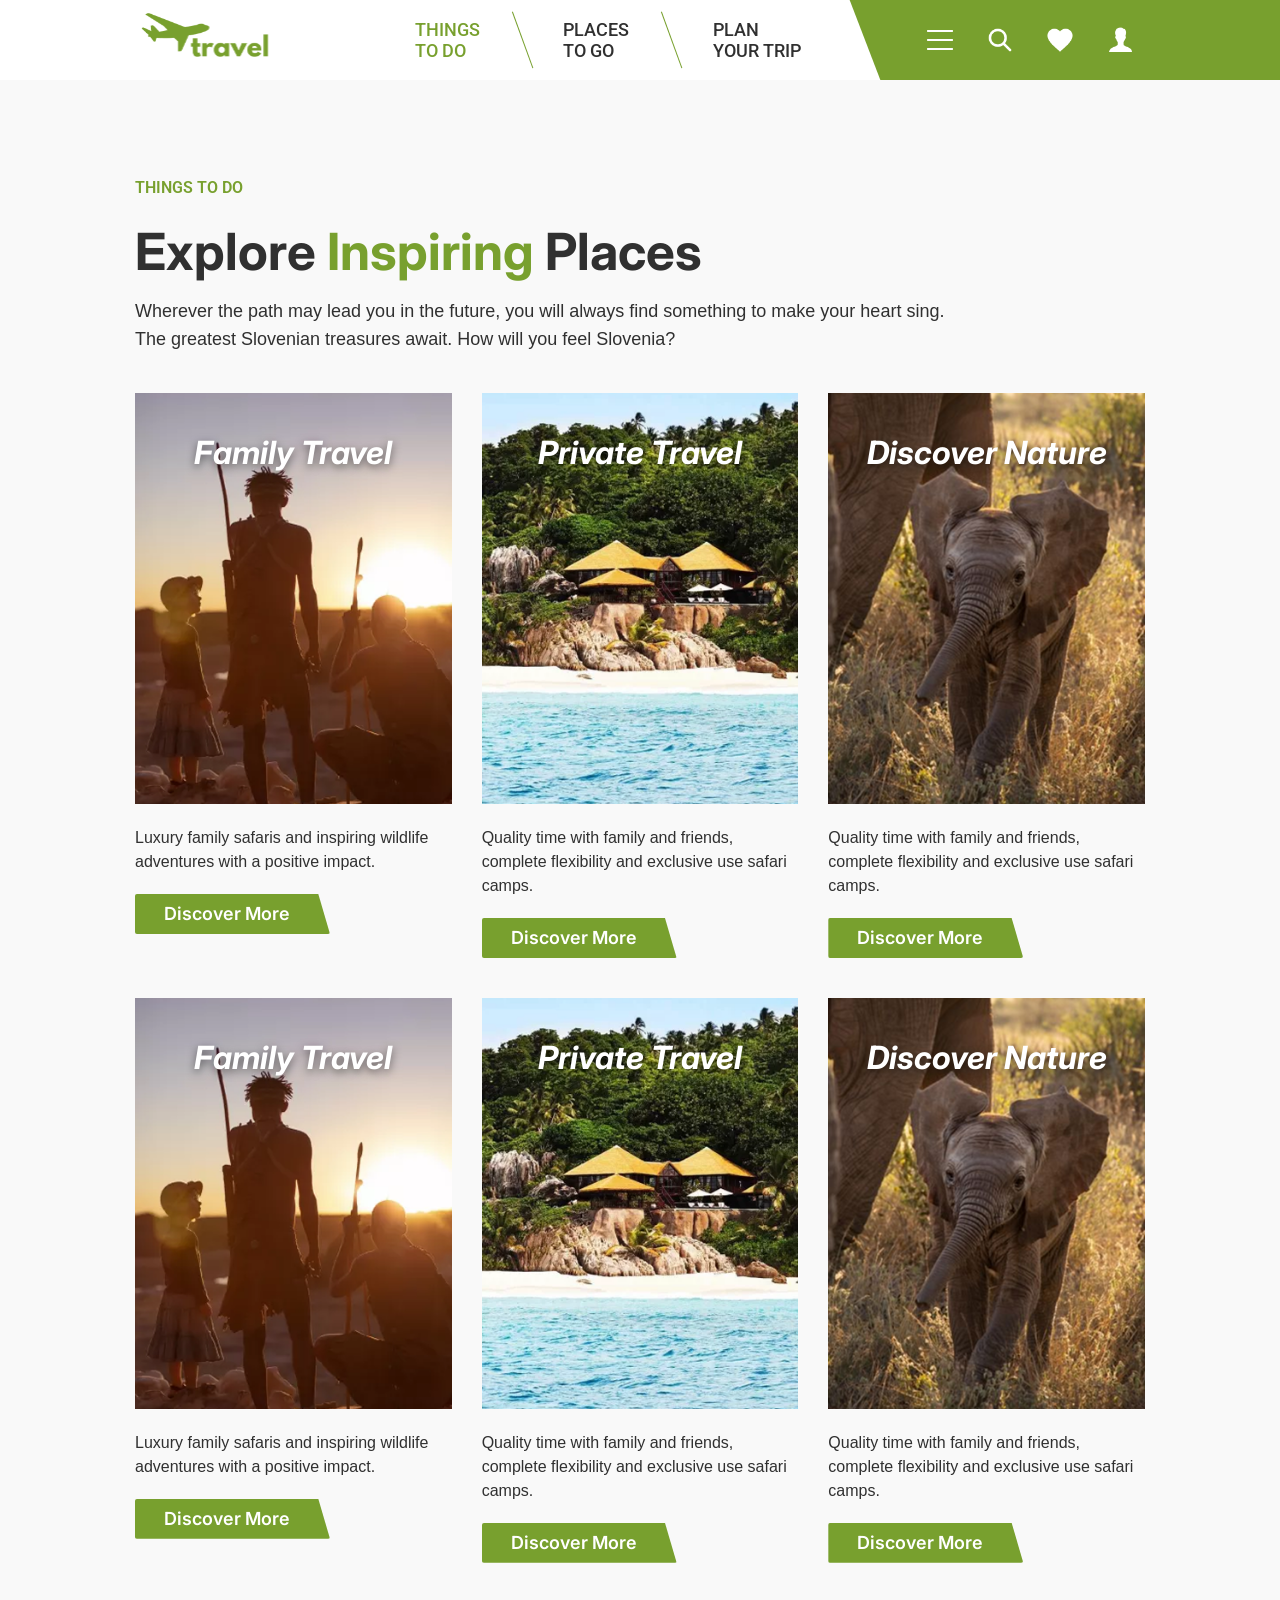
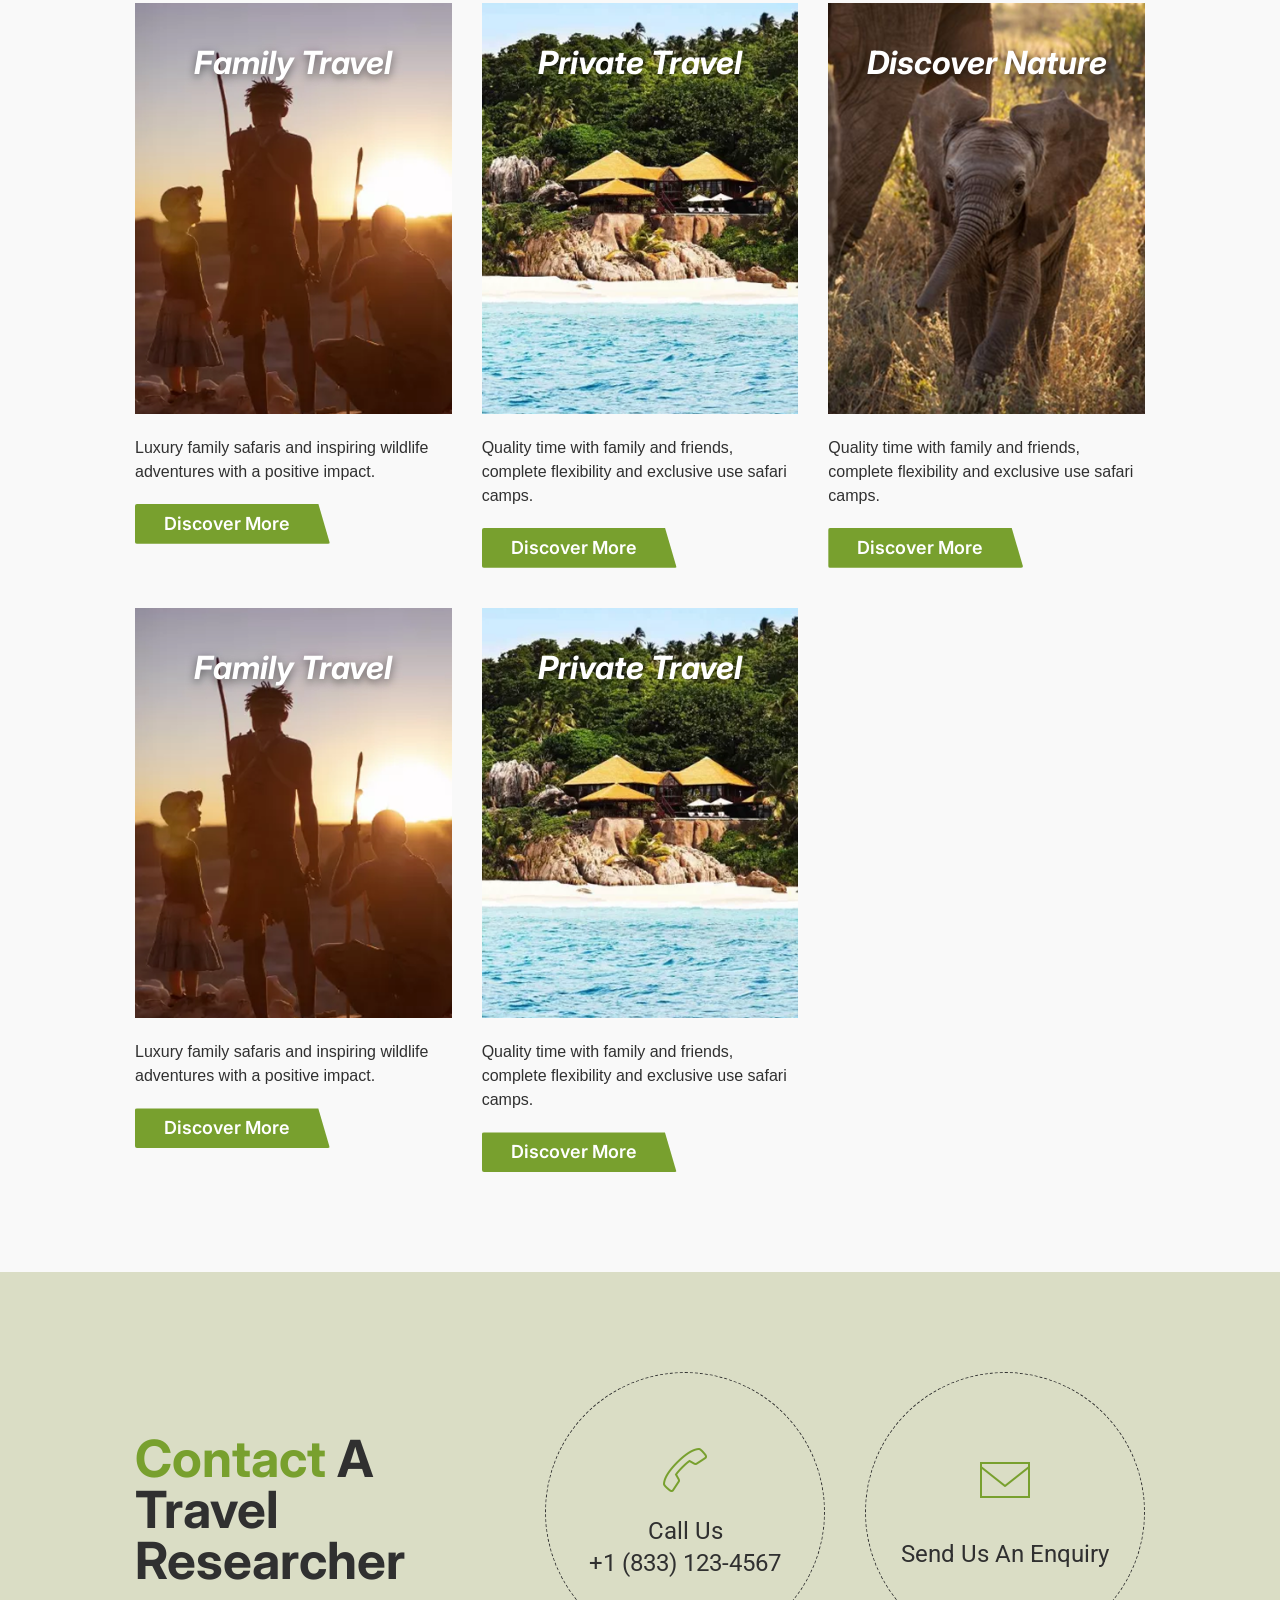
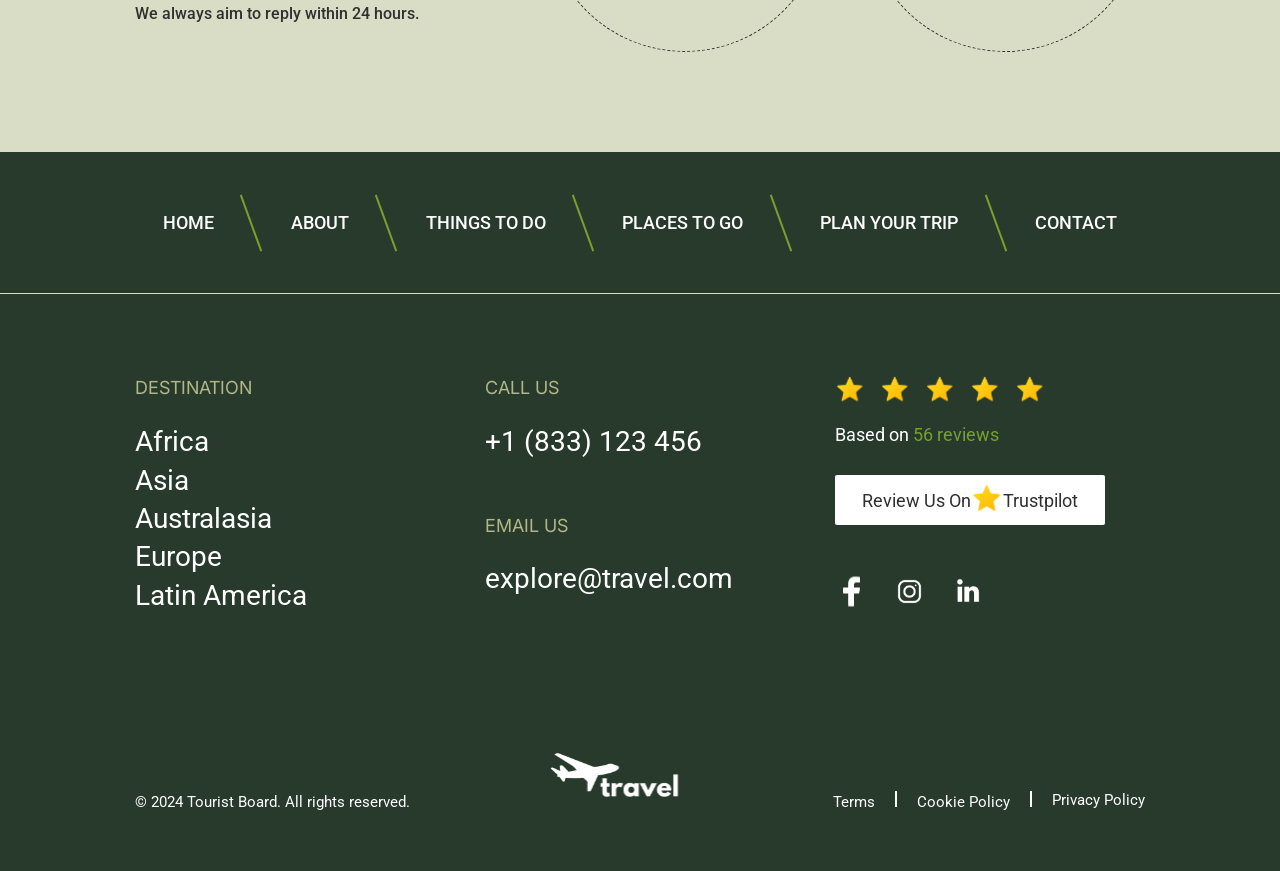
<file: things-to-do.html>
<!doctype html>
<html lang="en">
  <head>
    <meta charset="UTF-8" />
    <meta name="viewport" content="width=device-width, initial-scale=1.0" />
    <title>Travel | Purposeful Journeys</title>
    <link
      rel="stylesheet"
      href="https://cdnjs.cloudflare.com/ajax/libs/font-awesome/6.4.0/css/all.min.css"
    />
    <link
      rel="stylesheet"
      href="https://cdn.jsdelivr.net/npm/@splidejs/splide@4.1.4/dist/css/splide.min.css"
    />
    <link rel="stylesheet" href="./CSS/base.css" />
    <link rel="stylesheet" href="./CSS/hero.css" />
    <link rel="stylesheet" href="./CSS/button.css" />
    <link rel="stylesheet" href="./CSS/nav.css" />
    <link rel="stylesheet" href="./CSS/main.css" />
    <link rel="stylesheet" href="./CSS/things.css" />
    <link rel="stylesheet" href="./CSS/testimonials.css" />
    <link rel="stylesheet" href="./CSS/contact.css" />
    <link rel="stylesheet" href="./CSS/footer.css" />

    <script src="https://cdn.jsdelivr.net/npm/@splidejs/splide@4.1.4/dist/js/splide.min.js"></script>
  </head>
  <body>
    <nav class="main-navigation">
      <div class="overflow-contain">
        <div class="container nav-container">
          <div class="nav-brand">
            <a href="./index.html">
              <img
                src="./images/logo_green.svg"
                alt="travel"
                class="nav-logo"
              />
            </a>
          </div>

          <ul class="nav-menu">
            <li class="nav-item">
              <a href="./things-to-do.html" class="nav-link active">
                THINGS TO DO
              </a>
            </li>
            <li class="nav-item">
              <a href="./places-to-go.html" class="nav-link">PLACES TO GO</a>
            </li>
            <li class="nav-item">
              <a href="./plan-your-trip.html" class="nav-link">
                PLAN YOUR TRIP
              </a>
            </li>
          </ul>

          <div class="nav-icons">
            <div class="icon menu-icon" id="hamburger" aria-label="Menu">
              <img src="./images/Menu.svg" alt="menu" />
            </div>

            <a class="icon search-icon" href="#">
              <img src="./images/Search.svg" />
            </a>
            <a class="icon heart-icon" href="#">
              <img src="./images/Heart.svg" />
            </a>
            <a class="icon account-icon" href="#">
              <img src="./images/User.svg" />
            </a>
          </div>
        </div>
      </div>
    </nav>
    <div class="side-menu" id="sideMenu">
      <div class="side-menu-header">
        <span class="close-btn" id="closeMenu">&times;</span>
      </div>

      <ul>
        <li><a href="./index.html">Home</a></li>
        <li><a href="./about.html">About</a></li>
        <li><a href="./contact.html">Contact</a></li>
      </ul>
    </div>

    <div class="overlay" id="overlay"></div>
    <main>
      <section id="plan" class="things-section section-padding">
        <div class="container">
          <div class="section-header">
            <span class="section-tag">Things to do</span>
            <h2 class="section-heading">
              Explore <span class="highlight">Inspiring </span>Places
            </h2>
            <p class="section-desc desc-width">
              Wherever the path may lead you in the future, you will always find
              something to make your heart sing. The greatest Slovenian
              treasures await. How will you feel Slovenia?
            </p>
          </div>

          <div class="things-to-do-cards">
            <div class="things-to-do-card">
              <div class="things-style-image-wrapper">
                <a href="#">
                  <img src="./images/family.png" alt="Family Travel" />
                </a>
                <h3 class="things-style-title">Family Travel</h3>
              </div>
              <p>
                Luxury family safaris and inspiring wildlife adventures with a
                positive impact.
              </p>
              <button class="btn-tilted btn-primary-i">Discover More</button>
            </div>

            <div class="things-to-do-card">
              <div class="things-style-image-wrapper">
                <a href="#">
                  <img src="./images/private.png" alt="Private Travel" />
                </a>
                <h3 class="things-style-title">Private Travel</h3>
              </div>
              <p>
                Quality time with family and friends, complete flexibility and
                exclusive use safari camps.
              </p>
              <button class="btn-tilted btn-primary-i">Discover More</button>
            </div>

            <div class="things-to-do-card">
              <div class="things-style-image-wrapper">
                <a href="#">
                  <img src="./images/nature.png" alt="Discover Nature" />
                </a>
                <h3 class="things-style-title">Discover Nature</h3>
              </div>
              <p>
                Quality time with family and friends, complete flexibility and
                exclusive use safari camps.
              </p>
              <button class="btn-tilted btn-primary-i">Discover More</button>
            </div>

            <div class="things-to-do-card">
              <div class="things-style-image-wrapper">
                <a href="#">
                  <img src="./images/family.png" alt="Family Travel" />
                </a>
                <h3 class="things-style-title">Family Travel</h3>
              </div>
              <p>
                Luxury family safaris and inspiring wildlife adventures with a
                positive impact.
              </p>
              <button class="btn-tilted btn-primary-i">Discover More</button>
            </div>

            <div class="things-to-do-card">
              <div class="things-style-image-wrapper">
                <a href="#">
                  <img src="./images/private.png" alt="Private Travel" />
                </a>
                <h3 class="things-style-title">Private Travel</h3>
              </div>
              <p>
                Quality time with family and friends, complete flexibility and
                exclusive use safari camps.
              </p>
              <button class="btn-tilted btn-primary-i">Discover More</button>
            </div>

            <div class="things-to-do-card">
              <div class="things-style-image-wrapper">
                <a href="#">
                  <img src="./images/nature.png" alt="Discover Nature" />
                </a>
                <h3 class="things-style-title">Discover Nature</h3>
              </div>
              <p>
                Quality time with family and friends, complete flexibility and
                exclusive use safari camps.
              </p>
              <button class="btn-tilted btn-primary-i">Discover More</button>
            </div>
            <div class="things-to-do-card">
              <div class="things-style-image-wrapper">
                <a href="#">
                  <img src="./images/family.png" alt="Family Travel" />
                </a>
                <h3 class="things-style-title">Family Travel</h3>
              </div>
              <p>
                Luxury family safaris and inspiring wildlife adventures with a
                positive impact.
              </p>
              <button class="btn-tilted btn-primary-i">Discover More</button>
            </div>

            <div class="things-to-do-card">
              <div class="things-style-image-wrapper">
                <a href="#">
                  <img src="./images/private.png" alt="Private Travel" />
                </a>
                <h3 class="things-style-title">Private Travel</h3>
              </div>
              <p>
                Quality time with family and friends, complete flexibility and
                exclusive use safari camps.
              </p>
              <button class="btn-tilted btn-primary-i">Discover More</button>
            </div>

            <div class="things-to-do-card">
              <div class="things-style-image-wrapper">
                <a href="#">
                  <img src="./images/nature.png" alt="Discover Nature" />
                </a>
                <h3 class="things-style-title">Discover Nature</h3>
              </div>
              <p>
                Quality time with family and friends, complete flexibility and
                exclusive use safari camps.
              </p>
              <button class="btn-tilted btn-primary-i">Discover More</button>
            </div>
            <div class="things-to-do-card">
              <div class="things-style-image-wrapper">
                <a href="#">
                  <img src="./images/family.png" alt="Family Travel" />
                </a>
                <h3 class="things-style-title">Family Travel</h3>
              </div>
              <p>
                Luxury family safaris and inspiring wildlife adventures with a
                positive impact.
              </p>
              <button class="btn-tilted btn-primary-i">Discover More</button>
            </div>

            <div class="things-to-do-card">
              <div class="things-style-image-wrapper">
                <a href="#">
                  <img src="./images/private.png" alt="Private Travel" />
                </a>
                <h3 class="things-style-title">Private Travel</h3>
              </div>
              <p>
                Quality time with family and friends, complete flexibility and
                exclusive use safari camps.
              </p>
              <button class="btn-tilted btn-primary-i">Discover More</button>
            </div>
          </div>
        </div>
      </section>
      <section class="contact-cta-section section-padding bg-accent">
        <div class="container contact-grid">
          <div class="contact-text">
            <h2 class="section-heading">
              <span class="highlight">Contact</span> A Travel Researcher
            </h2>
            <p>We always aim to reply within 24 hours.</p>
          </div>
          <div class="contact-options">
            <div class="contact-option">
              <img src="./images/Call.svg" alt="Call" />
              <span class="option-label">Call Us</span>
              <a href="tel:+18331234567" class="option-value">
                +1 (833) 123-4567
              </a>
            </div>
            <div class="contact-option">
              <img src="./images/Email.svg" alt="Email" />
              <span class="option-label option-email-gap">
                <a href="mailto:explore@travel.com" class="option-value">
                  Send Us An Enquiry
                </a>
              </span>
            </div>
          </div>
        </div>
      </section>
    </main>

    <footer class="site-footer">
      <div class="footer-top border-bottom">
        <div class="container">
          <ul class="footer-nav">
            <li><a href="./index.html">HOME</a></li>
            <li><a href="./about.html">ABOUT</a></li>
            <li><a href="./things-to-do.html">THINGS TO DO</a></li>
            <li><a href="./places-to-go.html">PLACES TO GO</a></li>
            <li><a href="./plan-your-trip.html">PLAN YOUR TRIP</a></li>
            <li><a href="./contact.html">CONTACT</a></li>
          </ul>
        </div>
      </div>
      <div class="footer-main">
        <div class="container footer-grid">
          <div class="footer-column">
            <h4 class="footer-heading">DESTINATION</h4>
            <ul class="footer-links">
              <li><a href="about:blank" target="_blank">Africa</a></li>
              <li><a href="about:blank" target="_blank">Asia</a></li>
              <li><a href="about:blank" target="_blank">Australasia</a></li>
              <li><a href="about:blank" target="_blank">Europe</a></li>
              <li><a href="about:blank" target="_blank">Latin America</a></li>
            </ul>
          </div>
          <div class="footer-column">
            <h4 class="footer-heading">CALL US</h4>
            <p class="contacts">
              <a href="tel:+1833123456">+1 (833) 123 456</a>
            </p>

            <h4 class="footer-heading">EMAIL US</h4>
            <p class="contacts">
              <a href="mailto:explore@travel.com">explore@travel.com</a>
            </p>
          </div>
          <div class="footer-column">
            <div class="footer-reviews">
              <span class="stars">
                <div class="overall-stars mid-stars">
                  <img src="./images/Star.svg" alt="*" />
                  <img src="./images/Star.svg" alt="*" />
                  <img src="./images/Star.svg" alt="*" />
                  <img src="./images/Star.svg" alt="*" />
                  <img src="./images/Star.svg" alt="*" />
                </div>
              </span>
              <p>Based on <span class="highlight">56 reviews</span></p>
              <a href="#" class="btn-white"
                >Review Us On
                <span class="tiny-star"
                  ><img src="./images/Star.svg" alt="*"
                /></span>
                Trustpilot</a
              >
            </div>
            <div class="social-links">
              <span class="social-icon">
                <a href="about:blank" target="_blank">
                  <img src="./images/Facebook F.svg" alt="Facebook" />
                </a>
              </span>
              <span class="social-icon">
                <a href="about:blank" target="_blank">
                  <img src="./images/Instagram.svg" alt="Instagram" />
                </a>
              </span>
              <span class="social-icon">
                <a href="about:blank" target="_blank">
                  <img src="./images/LinkedIn.svg" alt="LinkedIn" />
                </a>
              </span>
            </div>
          </div>
        </div>
      </div>
      <div class="footer-bottom">
        <div class="container footer-bottom-design">
          <p>© 2024 Tourist Board. All rights reserved.</p>
          <a href="./index.html">
            <img src="./images/logo.svg" alt="travel" class="logo-img" />
          </a>
          <ul class="terms-and-policies">
            <li><a href="about:blank" target="_blank">Terms</a></li>
            <li><a href="about:blank" target="_blank">Cookie Policy</a></li>
            <li><a href="about:blank" target="_blank">Privacy Policy</a></li>
          </ul>
        </div>
      </div>
    </footer>
    <div class="search-modal" id="searchModal">
      <div class="search-box">
        <form>
          <input type="text" placeholder="Search your destination..." />
          <button type="submit">Search</button>
        </form>

        <span class="close-search" id="closeSearch">&times;</span>
      </div>
    </div>
    <script src="./script.js"></script>
    <script src="./Js/footer-seperator.js"></script>
  </body>
</html>
</file>
<file: CSS/base.css>
@import url("https://fonts.googleapis.com/css2?family=Inter:ital,opsz,wght@0,14..32,100..900;1,14..32,100..900&family=Roboto:ital,wght@0,100..900;1,100..900&display=swap");
@import url("https://fonts.cdnfonts.com/css/manrope");
:root {
  /* Font */
  --title-font: "Inter", sans-serif;
  --body-font: "Roboto", sans-serif;
  --extra-font: "Manrope", sans-serif;
  /* Colors */
  --primary-green: #78a02e;
  --hover-green: #5b791c;
  --white: #ffffff;
  --text-dark: #303030;
  --text-gray: #888888;
  --bg-gray: #f9f9f9;
  --bg-yellow: #daddc5;
  --bg-cloud: #f0eeeb;
  --bg-green: #283a2c;
  --gap-side: 13.5rem;
  --gap-top-bottom: 10rem;
  --max-width: 1440px;
  /* Transitions */
  --transition: all 0.3s ease;
}

* {
  box-sizing: border-box;
  margin: 0;
  padding: 0;
}

html {
  /* 1rem = 10px calculation for easier math */
  font-size: 62.5%;
  scroll-behavior: smooth;
}

body {
  font-family: var(--body-font);
  color: var(--text-dark);
  background-color: var(--white);

  -webkit-font-smoothing: antialiased; /* Chrome, Safari, Edge */
  -moz-osx-font-smoothing: grayscale; /* Firefox */
  text-rendering: optimizeLegibility;
}

.container {
  width: 100%;
  max-width: var(--max-width);
  margin: 0 auto;
  padding: 0 var(--gap-side);
}

/* ========================= */
/* RESPONSIVE BASE STYLES */
/* ========================= */
/* Laptop / smaller desktops */
@media (max-width: 1200px) {
  :root {
    --gap-side: 10rem; /* reduce side padding */
    --gap-top-bottom: 8rem; /* reduce vertical spacing */
  }
}

/* Tablet */
@media (max-width: 1024px) {
  :root {
    --gap-side: 6rem;
    --gap-top-bottom: 6rem;
  }

  body {
    font-size: 1.4rem; /* slightly smaller text */
  }
}

/* Large mobile / portrait tablets */
@media (max-width: 768px) {
  :root {
    --gap-side: 3rem;
    --gap-top-bottom: 5rem;
  }
  html {
    font-size: 56.25%;
  }

  body {
    font-size: 1.2rem;
  }
}

/* Small mobile / phones */
@media (max-width: 480px) {
  :root {
    --gap-side: 3rem;
    --gap-top-bottom: 5rem;
  }
  html {
    font-size: 50%;
  }
  body {
    font-size: 1.1rem;
  }
}
</file>
<file: CSS/hero.css>
/* --- HERO SECTION --- */
.hero-section {
  position: relative;
  min-height: auto;
  padding-bottom: 15rem;
  width: 100%;
  display: flex;
  flex-direction: column;
  overflow: hidden; /* important */
}

/* Background image */
.hero-bg {
  position: absolute;
  top: 0;
  left: 0;
  width: 100%;
  height: 100%;
  object-fit: cover;
  z-index: -2;
}

/* Dark overlay (replaces your gradient) */
.hero-section::before {
  content: "";
  position: absolute;
  inset: 0;
  background: rgba(0, 0, 0, 0.5);
  z-index: -1;
}

/* LOGO */
.logo-wrapper {
  padding-top: 3rem;
}

/* ===== LOGO CENTERING RESPONSIVE ===== */
@media (max-width: 1200px) {
  .logo-wrapper {
    display: flex;
    justify-content: center; /* center horizontally */
  }
}

/* HERO BODY */
.hero-body {
  flex: 1;
  display: flex;
  align-items: center;
  justify-content: space-between;
  gap: 15rem;
}

/* CONTENT */
.hero-content {
  padding-top: var(--gap-top-bottom);
  max-width: 60rem; /* prevents overflow */
}

.hero-subtitle {
  font-family: var(--body-font);
  color: var(--white);
  font-weight: 600;
  font-size: 1.6rem;
  text-transform: uppercase;
}

.hero-title {
  font-family: var(--title-font);
  color: var(--white);
  font-weight: 700;
  font-size: 5.2rem;
  line-height: 1.1;
  margin-top: 3rem;
  text-transform: capitalize;
}

.hero-cta {
  margin-top: 4rem;
}

/* VIDEO */
.hero-video {
  flex-shrink: 0;
  padding-top: 13.5rem;
  padding-right: 16.5rem;
}

.video-wrapper {
  position: relative;
  width: 24rem;
  height: 24rem;
  display: flex;
  justify-content: center;
  align-items: center;
}

/* DOTS */
.dots-circle {
  position: absolute;
  inset: 0;
  border-radius: 50%;
  background-image: radial-gradient(
    rgba(255, 255, 255, 0.572) 1.5px,
    transparent 1.5px
  );
  background-size: 1.5rem 1.5rem;
  -webkit-mask-image: radial-gradient(
    circle,
    transparent 5.5rem,
    var(--text-dark) 5.6rem
  );
  mask-image: radial-gradient(
    circle,
    transparent 5.5rem,
    var(--text-dark) 5.6rem
  );
}

/* PLAY BUTTON */
.play-circle {
  width: 12rem;
  height: 12rem;
  background-color: var(--primary-green);
  border: 3.4rem solid var(--white);
  border-radius: 50%;
  display: flex;
  justify-content: center;
  align-items: center;
  cursor: pointer;
  z-index: 5;
  transition: var(--transition);
  box-shadow: 0 1rem 2rem rgba(0, 0, 0, 0.3);
}

.play-circle:hover {
  transform: scale(1.1);
}

.play-circle i {
  color: var(--white);
  font-size: 2rem;
  margin-left: 0.5rem; /* Adjust for better centering */
}

/* ========================= */
/* RESPONSIVE HERO ALIGNMENT */
/* ========================= */

/* Tablet */
@media (max-width: 1200px) {
  .hero-body {
    justify-content: center; /* center everything horizontally */
    align-items: center; /* center vertically */
    gap: 6rem;
  }

  .hero-content {
    text-align: center; /* center text */
  }

  .hero-title {
    font-size: 4rem;
  }

  .hero-video {
    padding-right: 0; /* remove extra spacing */
  }

  .video-wrapper {
    width: 20rem;
    height: 20rem;
    margin: 0 auto; /* center video */
  }

  .play-circle {
    width: 10rem;
    height: 10rem;
    border-width: 2.5rem;
  }
}

/* Mobile */
@media (max-width: 768px) {
  .hero-body {
    flex-direction: column;
    align-items: center;
    gap: 4rem;
  }
  .hero-section {
    padding-bottom: 8rem;
  }
  .hero-content {
    text-align: center;
  }

  /* .hero-title {
    font-size: 3.2rem;
  } */

  .hero-video {
    padding: 0;
    margin: 0 auto;
    align-self: center;
  }

  .video-wrapper {
    width: 18rem;
    height: 18rem;
    margin: 0 auto;
  }

  .play-circle {
    width: 9rem;
    height: 9rem;
    border-width: 2rem;
  }
}

/* Small Mobile */
@media (max-width: 480px) {
  .hero-section {
    padding-bottom: 5rem;
  }

  .hero-body {
    flex-direction: column;
    align-items: center;
    gap: 3rem;
  }

  .hero-content {
    text-align: center;
  }

  /* .hero-title {
    font-size: 2.6rem;
  } */

  /* .hero-subtitle {
    font-size: 1.4rem;
  } */

  .hero-video {
    margin: 0 auto;
  }

  .play-circle {
    width: 7rem;
    height: 7rem;
    border-width: 1.3rem;
  }
}
</file>
<file: CSS/button.css>
/* ==============================
   BASE BUTTON
============================== */
button {
  position: relative;
  display: inline-block;
  font-family: var(--title-font);
  color: var(--white);
  font-weight: 600;
  font-size: 1.8rem;
  line-height: 1;
  cursor: pointer;
  overflow: hidden;
  background: transparent;
  transition: var(--transition);
  z-index: 0;
  border-radius: 0.2rem;
}

/* ==============================
   SHARED TILTED SHAPE
============================== */
.btn-tilted::after {
  content: "";
  position: absolute;
  inset: 0;
  z-index: -1;
  transition: var(--transition);
  clip-path: polygon(0 0, 94% 0, 100% 100%, 0% 100%);
}

/* ==============================
   PRIMARY BUTTON
============================== */
.btn-primary,
.btn-primary-i {
  border: none;
}

.btn-primary {
  padding: 1.4rem 5rem 1.4rem 3rem;
}

.btn-primary-i {
  padding: 1.1rem 4rem 1.1rem 2.9rem;
}

.btn-primary::after,
.btn-primary-i::after {
  background: var(--primary-green);
}

.btn-primary:hover::after,
.btn-primary-i:hover::after {
  background: var(--hover-green);
}

/* ==============================
   OUTLINE BUTTON
============================== */
.btn-outline,
.btn-outline-dark {
  padding: 1.4rem 5rem 1.4rem 3rem;
  background: transparent;
  border: none;
}

.btn-outline {
  color: var(--text-dark);
}

.btn-outline-dark {
  color: var(--white);
}

.btn-outline.btn-tilted::after {
  background: var(--white);
}

.btn-outline-dark.btn-tilted::after {
  background: var(--text-dark);
}

.btn-outline:hover {
  color: var(--white);
}

.btn-outline.btn-tilted:hover::after {
  background: var(--text-gray);
}

.btn-outline-dark.btn-tilted:hover::after {
  background: var(--primary-green);
}

/* ==============================
   RESPONSIVE
============================== */

/* Tablets */
@media (max-width: 1024px) {
  button {
    font-size: 1.6rem;
  }

  .btn-primary,
  .btn-outline,
  .btn-outline-dark {
    padding: 1.2rem 4rem 1.2rem 2.5rem;
  }

  .btn-primary-i {
    padding: 1rem 3.5rem 1rem 2.4rem;
  }
}
</file>
<file: CSS/nav.css>
/* ==============================
   MAIN NAVIGATION
============================== */
@keyframes slideDown {
  from {
    transform: translateY(-100%);
  }
  to {
    transform: translateY(0);
  }
}
.main-navigation {
  position: relative;
  z-index: 100;

  background: var(--white);
  width: 100%;
  transition:
    box-shadow 0.3s ease,
    transform 0.3s ease;
}
.main-navigation.sticky {
  position: fixed;
  top: 0;
  left: 0;
  width: 100%;
  z-index: 500;
  animation: slideDown 0.3s ease forwards;
  box-shadow: 0 0.4rem 1rem rgba(0, 0, 0, 0.08);
}
body.nav-active {
  padding-top: 10rem; /* match navbar height */
}
.overflow-contain {
  overflow: hidden;
}
.nav-container {
  display: flex;
  align-items: center;
}

.nav-brand {
  padding-right: 12.5rem;
}

.nav-logo {
  width: 15.5rem;
  height: auto;
}

.nav-menu {
  list-style: none;
  display: flex;
  gap: 4rem;
  padding-right: 11rem;
  max-width: 100%;
}

.nav-item {
  display: flex;
  align-items: center;
}

.nav-item:not(:last-child)::after {
  content: "";
  display: inline-block;
  width: 0.2rem;
  height: 6rem;
  background-color: var(--primary-green);
  margin-left: 4rem;
  transform: rotate(160deg);
}

.nav-link {
  font-family: var(--body-font);
  color: var(--text-dark);
  text-decoration: none;
  font-weight: 500;
  font-size: 1.8rem;
  text-transform: uppercase;
  transition: color 0.2s;
}

.nav-link:hover,
.active {
  color: var(--primary-green);
}

/* ==============================
   NAV ICONS
============================== */
.nav-icons {
  position: relative;
  display: flex;
  gap: 3rem;
  align-items: center;
  padding: 2.5rem 1rem;

  margin-left: auto; /* push to right */
  flex: 1; /* fill remaining space */

  transform: skewX(21deg);
}

.nav-icons::before {
  content: "";
  position: absolute;

  top: 0;
  left: -5rem; /* extend slightly left for smooth join */
  right: -100vw; /* stretch fully to screen edge */
  bottom: 0;
  background: var(--primary-green);
  z-index: -1;
}
.nav-icons > * {
  transform: skewX(-21deg);
}
.icon {
  display: flex;
  align-items: center;
  justify-content: center;
  cursor: pointer;
  transition:
    transform 0.2s ease,
    opacity 0.2s ease;
}

.icon:hover {
  transform: skewX(-21deg);
  opacity: 0.8;
}

.icon img {
  width: 3rem;
  height: 3rem;
}

/* SIDE MENU */

.side-menu {
  position: fixed;
  top: 0;
  right: -100%;
  width: 30rem;
  height: 100vh;
  background: #fff;
  box-shadow: -2px 0 10px rgba(0, 0, 0, 0.1);
  transition: 0.3s ease;
  z-index: 1000;
  padding-top: 6rem;
}

.side-menu.active {
  right: 0;
}

.side-menu ul {
  list-style: none;
  padding: 0;
}

.side-menu li {
  padding: 1.8rem 2.5rem;
  border-bottom: 1px solid #eee;
}

.side-menu a {
  text-decoration: none;
  color: var(--text-dark);
  font-size: 1.8rem;
  font-weight: 500;
}

.side-menu a:hover {
  color: var(--primary-green);
}
/* HEADER (for close button) */
.side-menu-header {
  display: flex;
  justify-content: flex-end;
  padding: 1.5rem 2rem;
}

/* CLOSE BUTTON */
.close-btn {
  font-size: 3rem;
  cursor: pointer;
  color: var(--text-dark);
  transition: 0.2s;
}

.close-btn:hover {
  color: var(--primary-green);
}

/* ==============================
   RESPONSIVE SIDE MENU
============================== */

/* Tablet */
@media (max-width: 1200px) {
  .side-menu {
    width: 45%;
  }
}

/* Mobile */
@media (max-width: 768px) {
  .side-menu {
    width: 50%; /* takes most of screen */
  }

  .side-menu a {
    font-size: 1.7rem;
  }
}

/* Small Mobile */
@media (max-width: 480px) {
  .side-menu {
    width: 85%;
  }

  .side-menu a {
    font-size: 1.6rem;
  }
}

/* OVERLAY */
.overlay {
  position: fixed;
  top: 0;
  left: 0;
  width: 100%;
  height: 100%;
  background: rgba(0, 0, 0, 0.4);
  opacity: 0;
  visibility: hidden;
  transition: 0.3s;
  z-index: 900;
}

.overlay.active {
  opacity: 1;
  visibility: visible;
}

/* ==============================
   RESPONSIVE NAVIGATION
============================== */

/* --- TABLET --- */
@media (max-width: 1200px) {
  .main-navigation {
    background: var(--white);
  }

  .nav-container {
    flex-direction: column;
    align-items: center;
  }

  .nav-brand {
    display: none;
  }

  /* .nav-logo {
    width: 13rem;
  } */

  .nav-menu {
    gap: 2.5rem;
    padding: 0.5rem 0;
  }

  /* .nav-link {
    font-size: 1.6rem;
  } */

  .nav-item:not(:last-child)::after {
    height: 5rem;
    margin-left: 3rem;
  }

  .nav-icons {
    width: 100vw;
    margin-left: -50vw;
    margin-right: -50vw;
    padding: 1rem 0;
    justify-content: center;
    gap: 2rem;
    border-radius: 0;
  }

  .icon img {
    width: 2.5rem;
    height: 2.5rem;
  }
}

/* --- MOBILE --- */
@media (max-width: 768px) {
  .main-navigation {
    background: var(--white);
  }

  .nav-link {
    font-size: 1.5rem;
    text-align: center;
  }

  .nav-item:not(:last-child)::after {
    height: 4.5rem;
    margin-left: 2.5rem;
  }

  .nav-icons {
    width: 100vw;
    margin-left: -50vw;
    margin-right: -50vw;
    padding: 1rem 0;
    justify-content: center;
    gap: 1.5rem;
    border-radius: 0;
  }

  .icon img {
    width: 2.2rem;
    height: 2.2rem;
  }
}

/* searce modal  */

/* hidden by default */
.search-modal {
  position: fixed;
  inset: 0;
  background: rgba(0, 0, 0, 0.6);
  display: none;
  align-items: center;
  justify-content: center;
  z-index: 9999;
}

/* active state */
.search-modal.active {
  display: flex;
}

/* search box */
.search-box {
  background: #fff;
  padding: 3rem;
  border-radius: 1rem;
  width: 90%;
  max-width: 50rem;
  position: relative;
  display: flex;
  flex-direction: column;
  gap: 1.5rem;
}

.search-box input {
  width: 100%;
  padding: 1rem;
  margin-top: 1rem;
  font-size: 1.6rem;
  font-family: var(--body-font);
  border: 1px solid #ddd;
  color: var(--text-dark);
  border-radius: 0.5rem;
}

.search-box button {
  margin-top: 1rem;
  padding: 1rem;
  border: none;
  background: var(--primary-green);
  color: white;
  cursor: pointer;
  border-radius: 0.5rem;
  font-weight: 500;
  font-family: var(--body-font);
}

/* close button */
.close-search {
  position: absolute;
  top: 1rem;
  right: 1.5rem;
  font-size: 2.5rem;
  cursor: pointer;
  color: var(--text-dark);
}
.close-search:hover {
  color: var(--primary-green);
}
</file>
<file: CSS/main.css>
.section-tag {
  font-family: var(--body-font);
  color: var(--primary-green);
  text-transform: uppercase;
  font-size: clamp(1.4rem, 1.5vw, 1.6rem);
  font-weight: 600;
  line-height: 1;
}

.section-heading {
  font-family: var(--title-font);
  color: var(--text-dark);
  font-size: clamp(3.6rem, 4vw, 5.2rem);
  font-weight: 700;
  line-height: 1;
  margin-top: 3rem;
  text-transform: capitalize;
}

.section-text {
  font-family: var(--body-font);
  color: var(--text-dark);
  font-size: clamp(1.9rem, 2vw, 2.1rem);
  line-height: 1.6;
  margin-top: 3rem;
  max-width: 55rem;
}

.section-desc {
  font-family: var(--extra-font);
  font-weight: 400;
  color: var(--text-dark);
  font-size: clamp(1.6rem, 1.5vw, 1.8rem);
  line-height: 2.8rem;
  margin-top: 2rem;
}

.section-padding {
  padding: var(--gap-top-bottom) 0;
}

.desc-width {
  max-width: 83rem;
}

.center-header {
  text-align: center;
}

.text-center {
  text-align: center;
}

.highlight {
  color: var(--primary-green);
}
.remove-margin-top {
  margin-top: 0;
}
</file>
<file: CSS/features.css>
.features-section {
  background-color: var(--bg-gray);
}

.features-grid {
  display: grid;
  grid-template-columns: repeat(2, 1fr);
  gap: 6rem;
}

.features-intro {
  display: flex;
  flex-direction: column;
  justify-content: flex-start; /* ✅ align to top */
}

.features-cards {
  display: grid;
  grid-template-columns: repeat(2, 1fr);
  gap: 3rem;
  padding-top: 5rem;
  padding-bottom: 13.6rem; /* ✅ FIX: balances zig-zag */
  align-items: start;
}
.feature-card {
  display: flex;
  flex-direction: column;
}
.feature-card:nth-child(2n) {
  transform: translateY(13.6rem);
}
.feature-icon {
  width: 8rem;
  height: 8rem;
  display: flex;
  align-items: center;
  justify-content: center;
}
.feature-icon img {
  width: 100%;
  height: 100%;
  object-fit: contain;
}
.feature-card-title {
  font-family: var(--title-font);
  color: var(--text-dark);
  font-size: 2.1rem;
  font-weight: 500;
  line-height: 2.8rem;
  letter-spacing: 0;
  margin-top: 1rem;
}

.feature-card-desc {
  font-family: var(--body-font);
  color: var(--text-dark);
  font-weight: 400;
  font-size: 1.6rem;
  line-height: 2rem;
  letter-spacing: 0;
  margin-top: 1.5rem;
  max-width: 40rem;
}

/* ========================= */
/* TABLET */
/* ========================= */
@media (max-width: 1200px) {
  .features-grid {
    grid-template-columns: 1fr;
    gap: 5rem;
  }

  .features-intro {
    text-align: center;
    align-items: center;
  }

  .features-cards {
    grid-template-columns: repeat(2, 1fr); /* keep 2 cards */
    padding-bottom: 10rem; /* slightly reduced */
  }

  .feature-card:nth-child(2n) {
    transform: translateY(8rem); /* reduce zig-zag */
  }
}

/* ========================= */
/* MOBILE */
/* ========================= */
@media (max-width: 768px) {
  .features-grid {
    grid-template-columns: 1fr;
    gap: 4rem;
  }

  .features-intro {
    text-align: center;
    align-items: center;
  }
}

/* ========================= */
/* SMALL MOBILE */
/* ========================= */
@media (max-width: 480px) {
  .feature-icon {
    width: 5rem;
    height: 5rem;
  }
  .features-cards {
    grid-template-columns: 1fr; /* stack cards */
    gap: 3rem;
    padding-top: 0;
    padding-bottom: 0;
  }

  .feature-card:nth-child(2n) {
    transform: none; /* remove zig-zag */
  }
}
</file>
<file: CSS/places.css>
/* ==============================
   PLACES GRID
============================== */

.places-grid {
  display: grid;
  grid-template-columns: repeat(3, 1fr);
  gap: 3rem;
  justify-content: center;
  padding: 4rem 0 0 0;
}

/* Tablet */
@media (max-width: 1024px) {
  .places-grid {
    grid-template-columns: repeat(2, 1fr);
  }

  .place-card {
    aspect-ratio: auto; /* height adjusts automatically */
    margin: 0 auto; /* center horizontally */
  }
}
@media (max-width: 768px) {
  .places-grid {
    grid-template-columns: repeat(2, 1fr);
  }
}
/* Mobile */
@media (max-width: 480px) {
  .places-grid {
    grid-template-columns: 1fr;
    gap: 1rem;
    padding: 2rem 0 0 0;
  }

  .place-card {
    max-width: 100%; /* smaller than full width */
    height: 28rem; /* auto height */
    margin: 1rem auto; /* center horizontally */
  }

  .place-card img {
    width: 100%;
    height: auto; /* scale proportionally */
    object-fit: cover; /* do not cut image */
  }

  .place-card-content {
    padding: 2rem;
  }

  .place-title {
    font-size: 2rem;
  }

  .place-text {
    font-size: 1.4rem;
    line-height: 2rem;
  }
}

/* ==============================
   CARD STYLING
============================== */

.place-card {
  position: relative;
  width: 100%;
  aspect-ratio: 37 / 55; /* maintains Figma proportions on desktop */
  overflow: hidden;
  cursor: pointer;
  box-shadow: 0 10px 25px rgba(0, 0, 0, 0.08);
  transition: var(--transition);
}

.place-card:hover {
  transform: translateY(-5px);
  box-shadow: 0 18px 40px rgba(0, 0, 0, 0.15);
}

/* IMAGE */
.place-card img {
  width: 100%;
  height: 100%;
  object-fit: cover;
  display: block;
  transition: transform 0.4s ease;
}

.place-card:hover img {
  transform: scale(1.08);
}

/* ==============================
   TEXT OVERLAY
============================== */

.place-card-content {
  position: absolute;
  bottom: 0;
  left: 0;
  width: 100%;
  padding: 3rem;
  background: linear-gradient(to top, rgba(0, 0, 0, 0.7), rgba(0, 0, 0, 0));
  color: var(--white);
  transition: transform 0.4s ease;
}

.place-title {
  font-size: 2.4rem;
  line-height: 2.8rem;
  font-weight: 500;
  margin-bottom: 0.8rem;
  font-family: var(--title-font);
  text-transform: capitalize;
}

.place-text {
  font-size: 1.6rem;
  line-height: 2.4rem;
  font-family: var(--extra-font);
  letter-spacing: 0;
}
</file>
<file: CSS/stories.css>
/* ==============================
   STORIES SECTION
============================== */
.stories-section {
  background: var(--bg-gray);
}

/* GRID LAYOUT */
.stories-grid {
  display: grid;
  grid-template-columns: repeat(3, 1fr);
  gap: 3rem;
  margin-top: 5rem;
}

/* ==============================
   STORY CARD
============================== */
.story-item {
  overflow: hidden; /* ensures image stays inside */
  cursor: pointer;
  display: flex;
  flex-direction: column;
  width: 33rem; /* Figma width */
}

/* ==============================
   IMAGE WRAPPER
============================== */
.story-image {
  width: 100%;
  height: 44rem; /* Figma height */
  overflow: hidden; /* clip rotated image */
  position: relative;
}

/* IMAGE ITSELF */
.story-image img {
  width: 100%;
  height: 100%;
  object-fit: cover;
  display: block;

  /* rotate and shrink enough to stay inside container */
  transform: rotate(-4deg) scale(0.92);
  transform-origin: center center;
  transition: transform 0.4s ease;
}

/* STRAIGHTEN IMAGE ON HOVER */
.story-image:hover img {
  transform: rotate(0deg) scale(1);
}

/* ==============================
   STORY TITLE
============================== */
.story-title {
  font-family: var(--title-font);
  font-size: 2.4rem;
  font-weight: 600;
  color: var(--text-dark);
  margin: 1rem 0;
}

/* ==============================
   STORY META
============================== */
.story-meta {
  font-family: var(--body-font);
  font-size: 1.4rem;
  font-weight: 500;
  color: var(--text-gray);
  padding-top: 1rem;
}

/* ==============================
   STORY FOOTER
============================== */
.story-footer {
  padding-top: 2rem;
  display: flex;
  align-items: center;
  justify-content: space-between;
}

.story-footer .line {
  flex: 1;
  height: 1px;
  background-color: var(--primary-green);
  margin-right: 1rem;
}

/* READ MORE LINK */
.read-more {
  font-family: var(--title-font);
  font-weight: 600;
  font-size: 1.8rem;
  color: var(--primary-green);
  text-decoration: none;
  transition: color 0.3s ease;
}
.arrow {
  padding-left: 0.5rem;
}

.read-more:hover {
  color: var(--hover-green);
}

/* ==============================
   RESPONSIVE BREAKPOINTS
============================== */
@media (max-width: 1200px) {
  .stories-grid {
    grid-template-columns: repeat(2, 1fr);
    gap: 4rem;

    display: flex; /* use flexbox for centering */
    flex-wrap: wrap; /* allow wrapping */
    justify-content: center; /* center the items */
  }
}

@media (max-width: 768px) {
  .stories-grid {
    grid-template-columns: 1fr;
    gap: 2rem;
    display: flex; /* use flexbox for centering */
    flex-wrap: wrap; /* allow wrapping */
    justify-content: center; /* center the items */
  }

  .story-item {
    width: 80%; /* two items per row */
    margin: 2rem auto; /* center each item */
  }

  .story-image {
    height: auto; /* keep natural height */
  }
}
</file>
<file: CSS/plans.css>
.plan-section-head {
  background: var(--bg-gray);
  padding-top: var(--gap-top-bottom);
  padding-bottom: clamp(2rem, 2.7vw, 4rem);
}

.overlapping-bg {
  background: linear-gradient(to bottom, var(--bg-gray) 50%, var(--white) 50%);
}

.overlapping-bg img {
  width: 100%;
  height: auto;
}

/* General Styling */
.plan-form-wrapper {
  margin-top: 6rem;
}

.plan-form {
  font-family: var(--extra-font);
  max-width: 60rem;
  margin: 0 auto;
}

.form-group {
  margin-bottom: 3rem;
  text-align: left;
}

label {
  display: block;
  font-size: 1.6rem;
  font-weight: 500;
  margin-bottom: 1rem;
  line-height: 2.8rem;

  color: var(--text-dark);
  text-align: left;
}

/* Input & Select Fields */
input[type="text"],
input[type="date"],
input[type="email"],
input[type="tel"],
textarea,
select {
  width: 100%;
  padding: 1.1rem 2rem;
  font-size: 1.4rem;
  line-height: 2.8rem;
  font-weight: 400;
  border: 1px solid #e1e1e1;
  color: var(--text-dark);
  box-sizing: border-box; /* Ensures padding doesn't break width */
  appearance: none; /* Removes default arrows to allow custom ones */
  -webkit-appearance: none;
  background: var(--bg-gray);
}

/* Add custom icons for dates and selects */
input[type="date"]::-webkit-calendar-picker-indicator {
  color: var(--primary-green);
  cursor: pointer;
  filter: invert(56%) sepia(21%) saturate(1001%) hue-rotate(42deg)
    brightness(93%) contrast(86%);
}

.field {
  position: relative;
}

/* Row Layouts */
.row {
  display: flex;
  gap: 2rem;
}

.row input,
.row .field {
  flex: 1;
}

/* "Add Destination" Link */
.add-link {
  display: inline-block;
  margin-top: 1rem;
  color: var(--primary-green);
  text-decoration: none;
  font-size: 1.6rem;
  line-height: 2.8rem;
  font-weight: 500;
}

.add-link:hover {
  text-decoration: underline;
}

/* Submit Button */
.primary-btn {
  border-radius: 0;
  width: 100%;
  background-color: var(--primary-green);
  font-family: var(--extra-font);
  color: var(--white);
  border: none;
  padding: 1rem;
  font-size: 1.6rem;
  line-height: 2.8rem;
  font-weight: 600;
  font-weight: bold;
  text-transform: uppercase;
  cursor: pointer;
  margin-top: 1rem;
  transition: background 0.3s ease;
}

.primary-btn:hover {
  background-color: var(--hover-green);
}

/* Plan */

.plan-ideas {
  background: var(--bg-gray);
}

.hover-details {
  position: absolute;
  bottom: 0;
  left: 0;
  width: 100%;
  background-color: var(--primary-green);

  color: white;
  padding: 3rem;
  box-sizing: border-box;
  z-index: 3;

  /* Start hidden below the card */
  transform: translateY(100%);
  transition: transform 0.4s cubic-bezier(0.25, 0.46, 0.45, 0.94);
}
.hover-details p {
  font-family: var(--extra-font);
  font-size: 1.6rem;
  line-height: 2.8rem;
  font-weight: 500;
}
.plan-card:hover .hover-details {
  transform: translateY(0);
}

.plan-card:hover .place-card-content {
  top: 1rem;
}
.section-width-plan {
  max-width: 78rem;
  margin: 2rem auto;
}
/* Responsive adjustments */

@media (max-width: 1024px) {
  .plan-form-wrapper {
    margin-top: 4rem;
  }
}
@media (max-width: 768px) {
  .plan-form-wrapper {
    margin-top: 3rem;
  }
}
@media (max-width: 480px) {
  .row {
    flex-direction: column;
  }
}

.plan-header {
  position: relative; /* Acts as the anchor for the image */
  z-index: 1; /* Creates a layering context */
  max-width: 80rem;
  margin: 0 auto;
}

.header-bg-swash {
  position: absolute;
  top: 0; /* Adjust to move up/down */
  left: -2rem; /* Adjust to move left/right */
  width: clamp(15rem, 16.5vw, 18rem);
  height: 18rem;
  height: auto;
  z-index: -1; /* This pushes it BEHIND the text */
  opacity: 1; /* Optional: makes it look more like a background element */
  pointer-events: none; /* Prevents the image from being clickable/selecting text */
}

@media (max-width: 480px) {
  .header-bg-swash {
    left: -6rem;
  }
}
</file>
<file: CSS/testimonials.css>
/* ==============================
   FLEX WRAPPER
   Desktop: header + slider side by side
   Tablet/Mobile: stacked
============================= */
@media (min-width: 1024px) {
  .testimonials-wrapper {
    display: flex;
    align-items: flex-start; /* top align */
    gap: 4rem; /* space between left & right */
    flex-wrap: nowrap; /* stay in one line */
  }

  /* LEFT: header 1/3 */
  .testimonials-header {
    flex: 0 0 33%;
    max-width: 33%;
  }

  /* RIGHT: slider 2/3 */
  .testimonials-slider {
    margin-top: 4rem;
    flex: 0 0 64%;
    max-width: 64%;
    position: relative; /* arrows stay inside */
  }

  /* SPLIDE ARROWS: top-right inside container */
  .testimonials-slider .splide__arrows {
    display: flex;
    justify-content: flex-end; /* push arrows to right */
    margin-bottom: 1rem; /* space from top */
    gap: 1rem;
    position: relative; /* relative to slider container */
    z-index: 10;
  }

  /* SPLIDE ARROWS: top-right inside container */
  .testimonials-slider .splide__arrow {
    width: 3rem;
    height: 3rem;
    background-color: transparent; /* removed background */
    border-radius: 50%;
    color: var(--text-dark);
    font-size: 1.5rem;
  }

  /* testimonial cards fill slider width */
  .splide__slide.testimonial-card {
    width: 100%;
  }
}

/* Tablet & Mobile: stack vertically */
@media (max-width: 1023px) {
  .testimonials-wrapper {
    display: flex;
    flex-direction: column;
    gap: 2rem;
  }

  .testimonials-header,
  .testimonials-slider {
    flex: 1 1 100%;
    max-width: 100%;
    width: 100%;
    position: relative;
  }

  /* SPLIDE ARROWS: top-right inside container */
  .testimonials-slider .splide__arrows {
    display: flex;
    justify-content: flex-end; /* push arrows to right */
    margin-top: 1rem;
    gap: 1rem;
    position: relative; /* relative to slider container */
    z-index: 10;
  }

  /* SPLIDE ARROWS: top-right inside container */
  .testimonials-slider .splide__arrow {
    width: 4rem;
    height: 4rem;
    background-color: transparent; /* removed background */
    border-radius: 50%;
  }
}

/* ==============================
   HEADER SECTION
============================= */
.review-count {
  font-family: var(--body-font);
  font-weight: 500;
  font-size: 1.8rem;
  margin-top: 2rem;
}

.big-stars {
  display: flex;
  gap: 2rem;
  margin-top: 3rem;
}

.big-stars img {
  width: 4rem;
  height: 4rem;
}

/* ==============================
   TESTIMONIAL CARD
============================= */
.splide__slide.testimonial-card {
  margin-top: 2rem;
  margin-bottom: 3rem;
  background: #fff;
  padding: 1rem;
  border-radius: 1rem;
  box-shadow: none;
  max-width: 100%;
  box-sizing: border-box;
  display: flex;
  flex-direction: column;
  justify-content: flex-start;
}

/* small stars inside card */
.small-stars {
  display: flex;
  gap: 1rem;
  margin-bottom: 1rem;
}

.small-stars img {
  width: 2rem;
  height: 2rem;
}

.mid-stars {
  display: flex;
  gap: 1.5rem;
  margin-bottom: 2rem;
}

.mid-stars img {
  width: 3rem;
  height: 3rem;
}

/* card content */
.testimonial-title {
  font-family: var(--body-font);
  color: var(--text-dark);
  font-size: 1.8rem;
  font-weight: 500;
  margin: 0.5rem 0 1rem 0;
}

.testimonial-text {
  font-family: var(--body-font);
  color: var(--text-dark);
  font-size: 1.6rem;
  line-height: 2.4rem;
  margin-bottom: 1.5rem;
}

.testimonial-author {
  font-family: var(--title-font);
  color: var(--text-dark);
  font-size: 1.6rem;
  font-weight: 400;
}

.testimonial-date {
  color: var(--text-gray);
  margin-left: 0.5rem;
}
.testimonials-slider .splide__arrow {
  padding: 1rem;
  box-shadow: 0 0 1px var(--text-gray);
  box-shadow: 0 0 2px var(--text-gray);
  box-shadow: 0 0 4px var(--text-gray);
}
.testimonials-slider .splide__arrow--prev {
  left: auto;
  right: 7.5rem;
}
.left-arrow-rotate {
  transform: rotate(180deg);
}
.right-arrow-testimonials,
.left-arrow-testimonials {
  height: 2rem;
  width: 2rem;
}

@media (max-width: 768px) {
  .big-stars {
    gap: 1rem;
  }
  .splide__slide.testimonial-card {
    padding: 0;
  }
}

/* Change color of all dots */
.splide__pagination__page {
  background: var(--text-gray);
}

/* Change color of the active dot */
.splide__pagination__page.is-active {
  background: var(--primary-green);
  transform: scale(1.4); /* Make active dot larger */
}
</file>
<file: CSS/bgoverlap.css>
.mountain-cloud-bg {
  position: relative;

  /* content spacing */
  min-height: 90rem;
  display: flex;
  flex-direction: column;
  justify-content: flex-end; /* push content to bottom */
  align-items: center; /* center horizontally */

  /* layered backgrounds */
  background-image: url("../images/cloud.png"), url("../images/mountain.png");
  background-repeat: no-repeat, no-repeat;
  background-position:
    top center,
    bottom center;
  background-size: cover, cover;

  padding: 0 2rem; /* optional horizontal padding */
  z-index: 1;
}

/* Tablet */
@media (max-width: 1024px) {
  .mountain-cloud-bg {
    min-height: 70rem;
    background-position:
      top center,
      bottom center;
    background-size: cover, cover;
  }
}

/* Mobile */
@media (max-width: 640px) {
  .mountain-cloud-bg {
    min-height: 50rem;
    background-position:
      top center,
      bottom center;
    background-size: cover, cover;
  }
}

/* Optional: style text container */
.mountain-cloud-bg .container {
  margin-bottom: 6rem; /* space above mountain */
}
</file>
<file: CSS/form.css>
/* ==============================
   Form container
============================== */
.cloud-bg {
  background: var(--bg-cloud);
}
.newsletter-form-wrapper {
  text-align: center;
  padding: 6rem 2rem 11rem; /* top, sides, bottom */
}

.newsletter-form {
  display: flex;
  flex-direction: column;
  align-items: center;
  gap: 3rem;
  padding: 0;
}

/* ==============================
   Form rows
============================== */
.form-row {
  display: flex;
  flex-wrap: wrap; /* allow stacking on small screens */
  justify-content: center;
  gap: 2rem;
  width: 100%;
}

/* ==============================
   Input container
============================== */
.input-data,
.input-data-check {
  flex: 1 1 20rem; /* flexible width with minimum 20rem */
  max-width: 30rem;
  position: relative;
  height: 4rem;
}
.input-data-check {
  display: flex;
}

.input-data input {
  display: block;
  width: 100%;
  height: 100%;
  border: none;
  border-bottom: 0.1rem solid var(--text-gray);
  background: transparent;
  font-size: 1.8rem;
  padding: 0 0 1.3rem 0;

  outline: none; /* REMOVE default focus outline */
  -webkit-tap-highlight-color: transparent; /* REMOVE tap highlight on mobile */
}
.input-data label {
  position: absolute;
  left: 0;
  bottom: 1.3rem; /* start near input text */
  font-size: 1.8rem;
  color: var(--text-gray);
  pointer-events: none;
  transition: all 0.3s ease;
}

/* Floating label when input is focused ONLY */
.input-data input:focus ~ label,
.input-data input:valid ~ label {
  bottom: 3.5rem; /* move above the input */
  font-size: 1.4rem; /* smaller font */
  color: var(--primary-green); /* highlight color */
}

/* ==============================
   Checkbox row horizontal
============================== */
.checkbox-wrapper-15 .cbx {
  -webkit-user-select: none;
  user-select: none;
  -webkit-tap-highlight-color: transparent;
  cursor: pointer;
}
.checkbox-wrapper-15 .cbx span {
  display: inline-block;
  vertical-align: middle;
  transform: translate3d(0, 0, 0);
  font-family: var(--body-font);
  font-size: 1.8rem;
  color: var(--text-gray);
}
.checkbox-wrapper-15 .cbx span:first-child {
  position: relative;
  width: 2.4rem;
  height: 2.4rem;
  border-radius: 50%;
  transform: scale(1);
  vertical-align: middle;
  border: 0.1rem solid var(--text-dark);
  transition: all 0.2s ease;
}
.checkbox-wrapper-15 .cbx span:first-child svg {
  position: absolute;
  z-index: 1;
  top: 0.8rem;
  left: 0.6rem;
  fill: none;
  stroke: white;
  stroke-width: 0.2rem;
  stroke-linecap: round;
  stroke-linejoin: round;
  stroke-dasharray: 1.6rem;
  stroke-dashoffset: 1.6rem;
  transition: all 0.3s ease;
  transition-delay: 0.1s;
  transform: translate3d(0, 0, 0);
}
.checkbox-wrapper-15 .cbx span:first-child:before {
  content: "";
  width: 100%;
  height: 100%;
  background: var(--primary-green);
  display: block;
  transform: scale(0);
  opacity: 1;
  border-radius: 50%;
  transition-delay: 0.2s;
}
.checkbox-wrapper-15 .cbx span:last-child {
  margin-left: 0.8rem;
}
.checkbox-wrapper-15 .cbx span:last-child:after {
  content: "";
  position: absolute;
  top: 0.8rem;
  left: 0;
  height: 0.1rem;
  width: 100%;
  background: #b9b8c3;
  transform-origin: 0 0;
  transform: scaleX(0);
}
.checkbox-wrapper-15 .cbx:hover span:first-child {
  border-color: var(--primary-green);
}

.checkbox-wrapper-15 .inp-cbx:checked + .cbx span:first-child {
  border-color: var(--primary-green);
  background: var(--primary-green);
  animation: check-15 0.6s ease;
}
.checkbox-wrapper-15 .inp-cbx:checked + .cbx span:first-child svg {
  stroke-dashoffset: 0;
}
.checkbox-wrapper-15 .inp-cbx:checked + .cbx span:first-child:before {
  transform: scale(2.2);
  opacity: 0;
  transition: all 0.6s ease;
}
.checkbox-wrapper-15 .inp-cbx:checked + .cbx span:last-child {
  color: #b9b8c3;
  transition: all 0.3s ease;
}
.checkbox-wrapper-15 .inp-cbx:checked + .cbx span:last-child:after {
  transform: scaleX(1);
  transition: all 0.3s ease;
}

@keyframes check-15 {
  50% {
    transform: scale(1.2);
  }
}

/* ==============================
   Responsive Design
============================== */

/* Large tablets (<= 992px) */
@media (max-width: 992px) {
  .form-row {
    justify-content: center;
  }

  .input-data,
  .input-data-check {
    flex: 1 1 45%; /* 2 per row */
    max-width: 45%;
  }
}

/* Tablets (<= 768px) */
@media (max-width: 768px) {
  .newsletter-form-wrapper {
    padding: 1rem 4rem 7rem;
  }

  .form-row {
    gap: 1.5rem;
  }

  .input-data,
  .input-data-check {
    flex: 1 1 100%; /* stack */
    max-width: 100%;
  }

  .input-data input {
    font-size: 1.6rem;
  }

  .input-data label {
    font-size: 1.6rem;
  }
  .newsletter-form {
    gap: 2rem;
  }
  .form-row {
    gap: 2rem;
  }
}

/* Mobile (<= 480px) */
@media (max-width: 480px) {
  .newsletter-form-wrapper {
    padding: 4rem 1.5rem 6rem;
  }

  .input-data,
  .input-data-check {
    height: 3.5rem;
  }

  .input-data input {
    font-size: 1.4rem;
  }

  .input-data label {
    font-size: 1.4rem;
  }

  /* Checkbox text smaller */
  .checkbox-wrapper-15 .cbx span {
    font-size: 1.4rem;
  }
}
</file>
<file: CSS/contact.css>
/* ==============================
   CONTACT CTA SECTION
============================== */
.contact-cta-section {
  background-color: var(--bg-yellow);
}

/* ==============================
   GRID LAYOUT
============================== */
.contact-grid {
  display: grid;
  grid-template-columns: 1fr 1fr;
  align-items: center;
  gap: 6rem;
}

.contact-text p {
  font-family: var(--body-font);
  color: var(--text-dark);
  font-weight: 500;
  font-size: 1.6rem;
  line-height: 1;
  margin-top: 2rem;
}

/* ==============================
   CONTACT OPTIONS
============================== */
.contact-options {
  display: flex;
  gap: 4rem;
  justify-content: space-between;
  flex-wrap: nowrap; /* NO wrap on desktop */
}

.contact-option {
  display: flex;
  flex-direction: column;
  height: 28rem;
  width: 28rem;
  border: 1px dashed var(--text-dark);
  border-radius: 50%;
  justify-content: center;
  align-items: center;
  font-family: var(--body-font);
  font-weight: 400;
  font-size: 2.4rem;
  line-height: 3.2rem;
  color: var(--text-dark);
}

.option-label {
  margin-top: 2rem;
}

.option-email-gap {
  margin-top: 3.3rem;
}

.option-value {
  text-decoration: none;
  color: var(--text-dark);
}

.contact-option img {
  height: 5rem;
  width: 5rem;
}

.contact-top-header {
  background: var(--bg-gray);
  padding-top: var(--gap-top-bottom);
  padding-bottom: clamp(2rem, 2.5vw, 4rem);
}

.form-map-section {
  background: linear-gradient(to bottom, var(--bg-gray) 50%, var(--white) 50%);
  margin-bottom: var(--gap-top-bottom);
}
.form-map-grid {
  display: grid;
  grid-template-columns: 1fr 1fr;
  gap: 3rem;
}
.contact-form-in-grid {
  padding: 3.5rem;
  background: var(--white);
  box-shadow: 0px 0px 10px 0px #0000001a;
}
.contact-form {
  max-width: 67rem;
  font-family: var(--extra-font);
  margin: 0 auto;
}
.contact-form-group {
  margin-bottom: 2rem;
  text-align: left;
}
.map-in-grid {
  box-shadow: 0px 0px 10px 0px #0000001a;
}
/* ==============================
   RESPONSIVE
============================== */
@media (max-width: 1024px) {
  .contact-grid {
    grid-template-columns: 1fr; /* stack text + options */
    gap: 4rem;
  }
  .form-map-grid {
    grid-template-columns: 1fr;
  }

  .contact-options {
    flex-wrap: wrap; /* allow wrap on tablet */
    justify-content: center;
    gap: 3rem;
  }
  .contact-text {
    text-align: center;
  }
}

@media (max-width: 768px) {
  .contact-options {
    justify-content: center;
    gap: 2.5rem;
  }
}

@media (max-width: 480px) {
  .contact-text p {
    max-width: 100%;
  }

  .contact-options {
    gap: 2rem;
  }
}
</file>
<file: CSS/footer.css>
.site-footer {
  background: var(--bg-green);
  color: var(--white);
}

/* ==============================
   FOOTER TOP
============================== */
.footer-top {
  display: flex;
  justify-content: space-between;
  align-items: center;
}

.border-bottom {
  border-bottom: 0.1rem solid #daddc5;
}

/* ==============================
   FOOTER NAV
============================== */
.footer-nav {
  list-style: none;
  padding: 6rem 0;
  margin: 0;
  display: flex;
  flex-wrap: wrap;
  justify-content: center;
  gap: clamp(1rem, 3vw, 4rem);
}

.footer-nav li {
  display: flex;
  align-items: center;
  position: relative;
}

/* separator */
.footer-nav li:not(:last-child) {
  padding-right: clamp(1rem, 3vw, 4rem);
  position: relative;
}

/* vertical slash line */
.footer-nav li:not(:last-child)::after {
  content: "";
  position: absolute;
  right: 0;
  top: 50%;
  transform: translateY(-50%) rotate(160deg);
  width: 0.2rem;
  height: clamp(2rem, 5vw, 6rem);
  background-color: var(--primary-green);
}

.footer-nav li.no-sep::after {
  display: none;
}

/* ==============================
   NAV LINKS
============================== */
.footer-nav a {
  text-decoration: none;
  color: var(--white);
  font-family: var(--body-font);
  font-weight: 500;

  font-size: clamp(1.4rem, 1.6vw, 1.8rem);
  transition:
    color 0.3s ease,
    transform 0.3s ease;
}

.footer-nav a:hover {
  color: var(--primary-green);
  transform: translateY(-0.2rem);
}

/* ==============================
   FOOTER MAIN GRID
============================== */
.footer-main {
  padding: 8rem 0 12rem 0;
}

.footer-grid {
  display: flex;
  justify-content: space-between;
  flex-wrap: wrap;
  gap: 4rem;
}

.footer-column {
  display: flex;
  flex-direction: column;
  gap: 2rem;
  flex: 1 1 15rem;
}

/* ==============================
   TYPOGRAPHY (FIXED RESPONSIVE)
============================== */
.footer-heading {
  font-family: var(--title-font);
  color: #b1b886;
  font-weight: 400;

  font-size: clamp(1.4rem, 1.5vw, 1.8rem);
  line-height: 1.6;
}

.footer-links,
.footer-column .contacts {
  font-family: var(--body-font);
  color: var(--white);
  font-weight: 400;

  font-size: clamp(1.8rem, 2.2vw, 3.2rem);
  line-height: clamp(2.6rem, 3vw, 5.2rem);
}

.footer-column .contacts {
  margin-bottom: 3rem;
}
.footer-links {
  list-style: none;
  transition: color 0.3s ease;
}

.footer-links a,
.footer-column .contacts a {
  text-decoration: none;
  color: var(--white);
}

.footer-links a:hover,
.footer-column .contacts a:hover {
  color: var(--primary-green);
}

/* ==============================
   REVIEWS + BUTTON
============================== */
.footer-reviews {
  display: flex;
  flex-direction: column;
  gap: 0rem;
}

.footer-reviews p {
  font-family: var(--body-font);
  font-size: clamp(1.4rem, 1.5vw, 1.8rem);
}

.btn-white {
  display: flex;
  align-items: center;
  justify-content: center;

  background: var(--white);
  color: var(--text-dark);

  height: 5rem;
  margin-top: 3rem;
  padding: 0 2rem;
  max-width: 27rem;

  text-decoration: none;
  font-family: var(--body-font);

  font-size: clamp(1.4rem, 1.5vw, 1.8rem);
  border-radius: 0.2rem;

  transition: 0.3s ease;
}

.btn-white:hover {
  background: var(--text-dark);
  color: var(--white);
}

/* ==============================
   SOCIAL
============================== */
.social-links {
  display: flex;
  align-items: center;
  gap: 2.5rem;
  margin-top: 3rem;
}

.social-icon img {
  cursor: pointer;
  width: 3.3rem;
  height: 3.3rem;
}

/* ==============================
   FOOTER BOTTOM
============================== */
.footer-bottom {
  padding-bottom: 6rem;
}

.footer-bottom-design {
  display: flex;
  align-items: flex-end;
  justify-content: space-between;
  flex-wrap: wrap;
  gap: 2rem;
}

.footer-bottom-design p {
  font-family: var(--body-font);
  font-size: clamp(1.3rem, 1.2vw, 1.6rem);
}

.footer-bottom-design img {
  height: clamp(4rem, 6vw, 6rem);
}

/* ==============================
   TERMS
============================== */
.terms-and-policies {
  display: flex;
  list-style: none;
  flex-wrap: wrap;
  gap: 2rem;
}

.terms-and-policies li:not(:last-child)::after {
  content: "";
  display: inline-block;
  width: 0.2rem;
  height: 1.6rem;
  background-color: var(--white);
  margin-left: 2rem;
}

.terms-and-policies li a {
  font-family: var(--body-font);
  color: var(--white);
  font-size: clamp(1.3rem, 1.2vw, 1.6rem);
  text-decoration: none;
}

/* ==============================
   RESPONSIVE FIXES
============================== */
@media (max-width: 1024px) {
  .footer-column .contacts {
    margin-bottom: 2rem;
  }
  .footer-nav {
    padding: 5rem 0;
  }
}

@media (max-width: 768px) {
  .footer-main {
    padding: 6rem 0 8rem 0;
  }
  .footer-top {
    flex-direction: column;
    gap: 2rem;
  }
  .footer-grid {
    gap: 3rem;
  }
  .footer-bottom {
    padding-bottom: 4rem;
  }
  .footer-column .contacts {
    margin-bottom: 1rem;
  }
  .footer-nav {
    padding: 4rem 0;
  }

  .footer-bottom-design {
    flex-direction: column;
    align-items: center;
  }

  .terms-and-policies {
    justify-content: center;
  }
}

@media (max-width: 480px) {
  .btn-white {
    width: 100%;
  }
  .footer-grid {
    flex-direction: column;
    gap: 3rem;
    align-items: center;
    text-align: center;
  }
  .social-links {
    justify-content: center;
  }
  .footer-nav {
    padding: 3rem 0;
  }
}
</file>
<file: CSS/destinations.css>
.destination-section,
.antient-section {
  background: var(--bg-gray);
}

.antient-grid {
  display: grid;
  grid-template-columns: 1.1fr 0.9fr;
  gap: 3rem;
  align-items: center;
  margin: 0 auto;
}

.antient-images {
  position: relative;
  width: 100%;
}

/* The Reef (Background) */
.reef-img {
  position: relative; /* Changed from absolute */
  display: block;
  width: 70%; /* Leaves room for the tiger to hang off the left */
  margin-left: auto; /* Aligns the reef to the right edge */
  height: auto;
  z-index: 1;
  aspect-ratio: 37 / 58;
}

/* The Tiger (Foreground/Tilted) */
.tiger-img {
  position: absolute;
  width: 55%; /* Relative to the .book-us-images container */
  height: auto;

  /* Positioning logic */
  left: 0; /* Starts at the left edge of the container */
  top: 20%; /* Distance from the top */

  transform: rotate(-5deg);
  z-index: 2;
  box-shadow: 0 15px 45px rgba(0, 0, 0, 0.25);
  transition: transform 0.3s ease;

  aspect-ratio: 30 / 44;
}

/* Optional: Hover effect to make it interactive */
/* .tiger-img:hover {
  transform: rotate(0deg) scale(1.05);
  transition: 0.3s ease-in-out;
} */

@media (max-width: 768px) {
  .antient-grid {
    grid-template-columns: 1fr;
    text-align: center;
  }
  .antient-images {
    max-width: 500px; /* Prevents images from getting too huge on tablets */
    margin: 2rem auto 0; /* Centers the image block and adds top spacing */
    padding-bottom: 20px; /* Space for the rotated edge */
  }

  .reef-img {
    width: 70%; /* Slightly smaller to ensure tiger has room on screen edges */
  }

  .tiger-img {
    width: 55%;
    left: 5%; /* Adjusted for centered layout */
  }
}
</file>
<file: CSS/pagination.css>
.pagination-trips {
  margin-top: 5rem;

  display: flex;
  justify-content: center;
  align-items: center;
  gap: 1rem; /* spacing between buttons */
}

.pagination-trips button {
  width: 3rem;
  height: 3rem;

  border-radius: 50%;
  border: none;
  background: none;

  display: flex;
  align-items: center;
  justify-content: center;

  cursor: pointer;
  transition: all 0.2s ease;

  font-size: 1.8rem;
  font-family: var(--extra-font);
  color: var(--text-dark);
  font-weight: 500;
}
.pagination-trips button:first-child,
.pagination-trips button:last-child {
  border: 1px solid rgba(255, 255, 255, 0.3);
  background: rgba(255, 255, 255, 0.1);

  backdrop-filter: blur(8px);
  -webkit-backdrop-filter: blur(8px);

  box-shadow: 0 4px 10px rgba(0, 0, 0, 0.08);
}
.pagination-trips button:first-child {
  margin-right: 1.5rem;
  background: var(--white);
}
.pagination-trips button:last-child {
  margin-left: 1.5rem;
  background: var(--white);
}

.pagination-trips button:hover:not(:disabled):not(.active) {
  background: var(--hover-green);
}

.pagination-trips button:disabled {
  opacity: 0.9;
  cursor: not-allowed;
}

/* Active page number */
.pagination-trips button.active {
  background: var(--primary-green);
  color: var(--bg-gray);
}

/* Arrow image */
.pagination-arrow {
  width: 1.2rem;
  height: 1.2rem;
}

/* Rotate left arrow */
.pagination-prev-arrow {
  transform: rotate(180deg);
}

/* Right arrow stays normal */
.pagination-next-arrow {
  transform: rotate(0deg);
}
</file>
<file: CSS/things.css>
.things-section {
  background: var(--bg-gray);
}
.things-to-do-cards {
  display: grid;
  grid-template-columns: repeat(3, 1fr);
  gap: 4rem 3rem;
  justify-content: center;
  margin-top: 4rem;
}
.things-to-do-card {
  height: 100%;
  position: relative;
  overflow: visible;
}
.things-style-image-wrapper {
  position: relative;
  overflow: hidden;
  text-align: center;
}
.things-style-image-wrapper img {
  width: 100%;
  height: auto;
  margin-bottom: 2rem;
  object-fit: contain;
}
.things-style-title {
  position: absolute;
  top: 4rem;
  left: 1rem;
  right: 1rem;
  color: var(--white);
  font-size: 3.2rem;
  font-weight: 700;
  font-family: var(--title-font);
  font-style: italic;
  text-shadow: 0 0.3rem 0.8rem rgba(0, 0, 0, 0.5);
  z-index: 2;
}
.things-to-do-card p {
  font-family: var(--extra-font);
  color: var(--text-dark);
  font-weight: 500;
  font-size: 1.6rem;
  line-height: 2.4rem;
  margin-bottom: 2rem;
}

@media (max-width: 1024px) {
  .things-to-do-cards {
    grid-template-columns: repeat(2, 1fr);
  }
}

@media (max-width: 480px) {
  .things-to-do-cards {
    grid-template-columns: repeat(1, 1fr);
  }
}
</file>
<file: CSS/slider.css>
/* ==============================
   SPLIDE HERO BANNER
============================== */
.explore-banner {
  width: auto;
  height: auto;
  position: relative;
  overflow: hidden;
}

/* ==============================
   BANNER SLIDE
============================== */
.banner-slide {
  position: relative;
  height: auto; /* ✅ desktop default */
  display: flex;
  flex-direction: column;
  justify-content: center;
  align-items: center;
  overflow: hidden;
}

/* Banner image */
.banner-slide .banner-img {
  position: absolute;
  inset: 0;
  width: 100%;
  height: 100%;
  object-fit: cover;
  object-position: center;
  z-index: 0;
}

/* Dark overlay */
.banner-slide::before {
  content: "";
  position: absolute;
  inset: 0;
  background-color: rgba(0, 0, 0, 0.5);
  z-index: 1;
}

/* Content wrapper */
.slide-content {
  position: relative;
  z-index: 2;
  display: flex;
  flex-direction: column;
  justify-content: center;
  text-align: center;
  color: #fff;

  height: 100%;
}

.banner-gap-bot {
  padding-bottom: var(--gap-top-bottom);
}

/* ==============================
   TEXT STYLES
============================== */
.banner-tag {
  font-family: var(--body-font);
  font-weight: 600;
  font-size: 1.6rem;
  margin-bottom: 0.5rem;
}

.banner-title {
  font-family: var(--title-font);
  font-weight: 700;
  font-size: 7rem;
  line-height: 1.2;
  margin-bottom: 2rem;
}

/* ==============================
   LOCATION
============================== */
.explore-location {
  display: flex;
  gap: 1rem;
  align-items: center;
  flex-wrap: wrap;

  margin-top: auto;
  margin-bottom: 5rem;
}

.location-icon {
  width: 3rem;
  height: 3rem;
}

.location-text {
  font-family: var(--body-font);
  font-weight: 500;
  color: #fff;
  font-size: 1.6rem;
}

/* ==============================
   MAP OVERLAY
============================== */

.map-overlay {
  position: relative;
  display: flex;
  justify-content: center;
  align-items: center;

  margin-top: 6rem;
  margin-bottom: 3rem;

  width: 50%;
  max-width: 34rem;
  z-index: 2;
}

.map-overlay img {
  width: 100%;
  height: auto;
  display: block;
  opacity: 0.9;
}

/* ==============================
   SPLIDE ARROWS
============================== */
.splide-explore .splide__arrow {
  background: transparent;
  height: 0;
  width: 0;
}

/* ==============================
   RESPONSIVE
============================== */

/* Large screens */
@media (max-width: 1200px) {
  .explore-banner,
  .banner-slide {
    height: auto;
  }

  .banner-title {
    font-size: 5rem;
  }
  .map-overlay {
    margin-top: 5rem;
    margin-bottom: 2.5rem;
  }
}

/* Tablets */
@media (max-width: 1024px) {
  /* .explore-banner,
  .banner-slide {
    height: 60rem;
  } */

  .banner-title {
    font-size: 4.5rem;
  }

  .banner-tag {
    font-size: 1.3rem;
  }

  .explore-location {
    gap: 0.8rem;
    margin-bottom: 4rem;
  }

  .location-icon {
    width: 2.5rem;
    height: 2.5rem;
  }

  .location-text {
    font-size: 1.4rem;
  }
  .map-overlay {
    margin-top: 4rem;
    margin-bottom: 2rem;
  }
}

/* Mobile */
@media (max-width: 768px) {
  /* .explore-banner,
  .banner-slide {
    height: 50rem;
  } */

  .banner-title {
    font-size: 3.5rem;
  }

  .banner-tag {
    font-size: 1.1rem;
  }

  .explore-location {
    gap: 0.5rem;
    margin-bottom: 3rem;
  }

  .location-icon {
    width: 2rem;
    height: 2rem;
  }

  .location-text {
    font-size: 1.2rem;
  }
  .map-overlay {
    margin-top: 3rem;
    margin-bottom: 1.5rem;
  }
}

/* Small mobile */
@media (max-width: 480px) {
  .explore-banner,
  .banner-slide {
    height: auto;
  }

  .banner-title {
    font-size: 2.5rem;
  }

  .banner-tag {
    font-size: 1rem;
  }

  .explore-location {
    gap: 0.4rem;
    margin-bottom: 2rem;
  }

  .location-icon {
    width: 1.8rem;
    height: 1.8rem;
  }

  .location-text {
    font-size: 1.1rem;
  }
  .map-overlay {
    margin-top: 2rem;
    margin-bottom: 1rem;
  }
}
</file>
<file: CSS/overflow.css>
/* ==============================
   STYLE CARD SLIDER (Scoped to .style-slider)
============================== */

/* Slides spacing */
.style-slider .splide__slide {
  padding: 0.4rem;
  box-sizing: border-box;
  margin-top: 3rem;
}

/* CARD */
.style-slider .style-card {
  background: #fff;

  /* border-radius: 0.2rem; */
  /* 
  display: flex;
  flex-direction: column;
  justify-content: space-between; */

  height: 100%;
  overflow: visible;
  position: relative;
}

/* IMAGE */
.style-slider .style-card img {
  width: 100%;
  height: auto; /* scale without cropping */
  margin-bottom: 2rem;
  object-fit: contain; /* ensures full image is visible */
}

/* FLOATING ARROWS */
.style-slider .splide__arrow {
  position: absolute;
  background: #fff;
  width: 5.5rem;
  height: 5.5rem;
  border-radius: 50%;
  /* box-shadow: 0 0.4rem 1.2rem rgba(0, 0, 0, 0.15); */
  z-index: 10;
}

.style-slider .splide__arrow--prev {
  left: -2.5rem;
}

.style-slider .splide__arrow--next {
  right: -2.5rem;
}

.arrow-plan {
  height: 2.4rem;
  width: 2.4rem;
}

/* Image wrapper */
.style-slider .style-image-wrapper {
  position: relative;
  overflow: hidden;
  /* border-radius: 0.5rem; */
  text-align: center;
}

/* Title overlay at the top */
.style-slider .style-image-wrapper .style-title {
  position: absolute;
  top: 4rem;
  left: 1rem;
  right: 1rem;
  color: var(--white);
  font-size: 3.2rem;
  font-weight: 700;
  font-family: var(--title-font);
  font-style: italic;
  text-shadow: 0 0.3rem 0.8rem rgba(0, 0, 0, 0.5);
  z-index: 2;
}
.style-slider .splide__arrow {
  padding: 1rem;
  box-shadow: 0 0 1px var(--text-gray);
  box-shadow: 0 0 2px var(--text-gray);
  box-shadow: 0 0 4px var(--text-gray);
}

.style-text {
  font-family: var(--extra-font);
  color: var(--text-dark);
  font-weight: 500;
  font-size: 1.6rem;
  line-height: 2.4rem;
  margin-bottom: 2rem;
}

/* ==============================
   RESPONSIVE
============================== */
@media (max-width: 1024px) {
  .style-slider .splide__slide {
    padding: 0.5rem;
  }

  /* .style-slider .splide__arrow {
    width: 4rem;
    height: 4rem;
  } */

  .style-slider .style-image-wrapper .style-title {
    font-size: 2.8rem;
    top: 3rem;
  }
}

@media (max-width: 768px) {
  .style-slider .splide__slide {
    padding: 0.5rem;
  }

  /* .style-slider .splide__arrow {
    width: 3.5rem;
    height: 3.5rem;
  } */

  .style-slider .style-card img {
    max-width: 80%; /* shrink proportionally */
    height: auto;
  }

  .style-slider .style-image-wrapper .style-title {
    font-size: 2.4rem;
    top: 2.5rem;
  }
  .style-slider .splide__arrow--prev {
    left: -1rem;
  }

  .style-slider .splide__arrow--next {
    right: -1rem;
  }

  /* .style-text {
    font-size: 1.4rem;
    line-height: 2rem;
  } */
}

@media (max-width: 480px) {
  .style-slider .splide__slide {
    padding: 0.3rem;
  }

  .style-slider .style-card img {
    max-width: 100%; /* full width, no cropping */
    height: auto;
  }

  .style-slider .style-image-wrapper .style-title {
    font-size: 2rem;
    top: 2rem;
  }

  /* .style-text {
    font-size: 1.2rem;
    line-height: 1.8rem;
  } */
  /* 
  .style-slider .splide__arrow {
    padding: 1.5rem;
  } */
}
</file>
